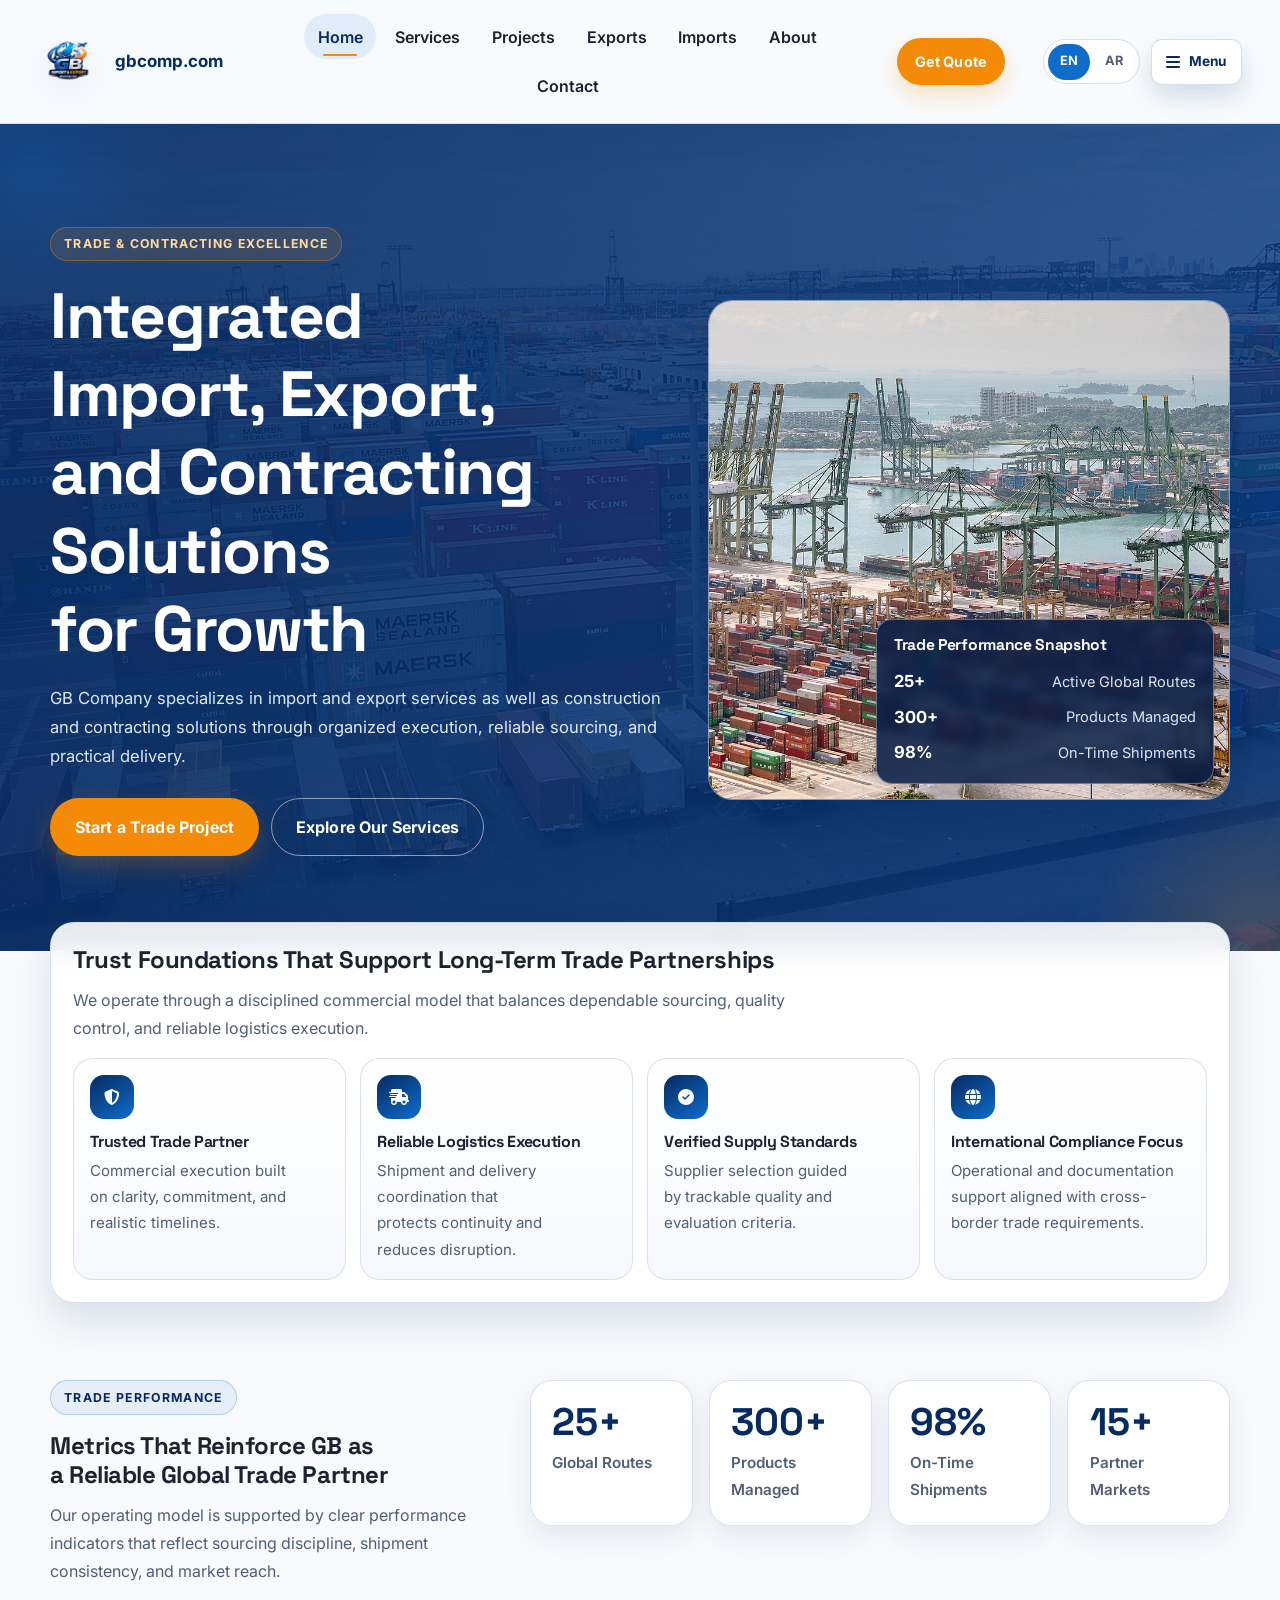
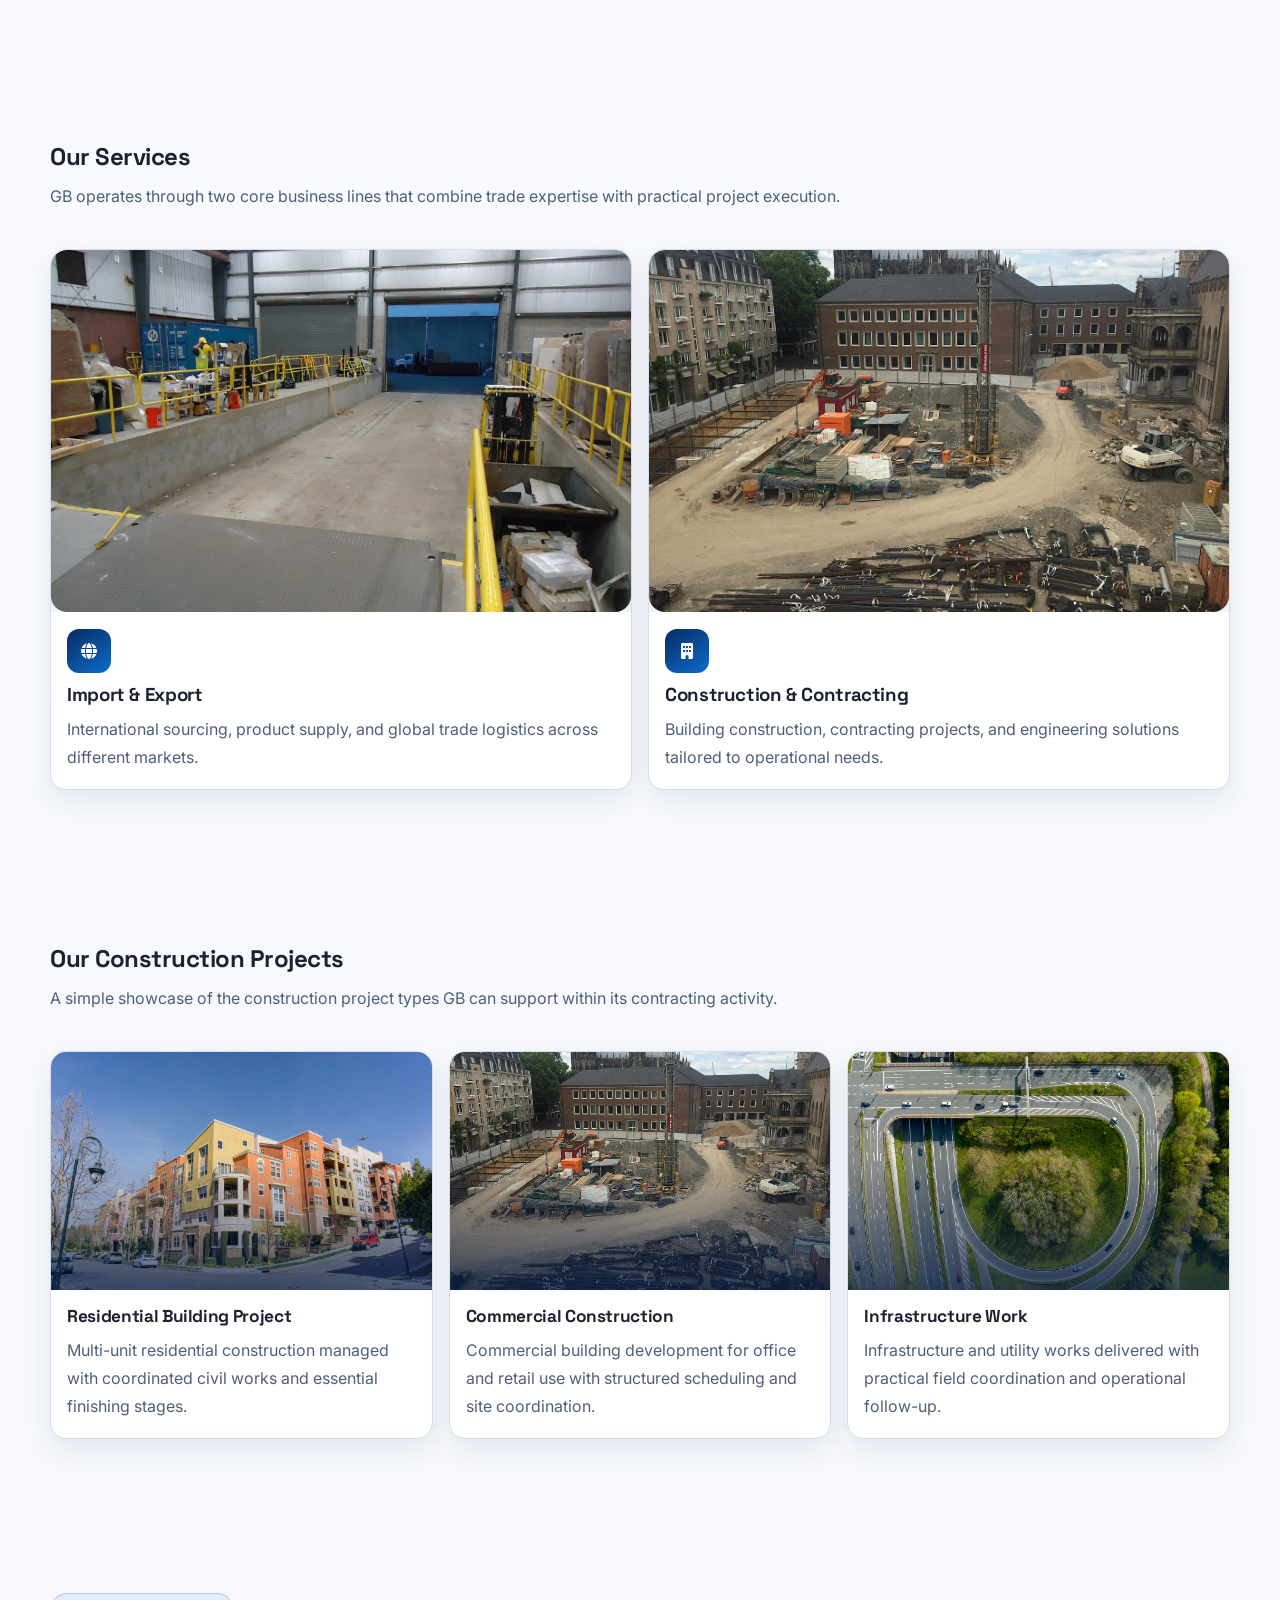
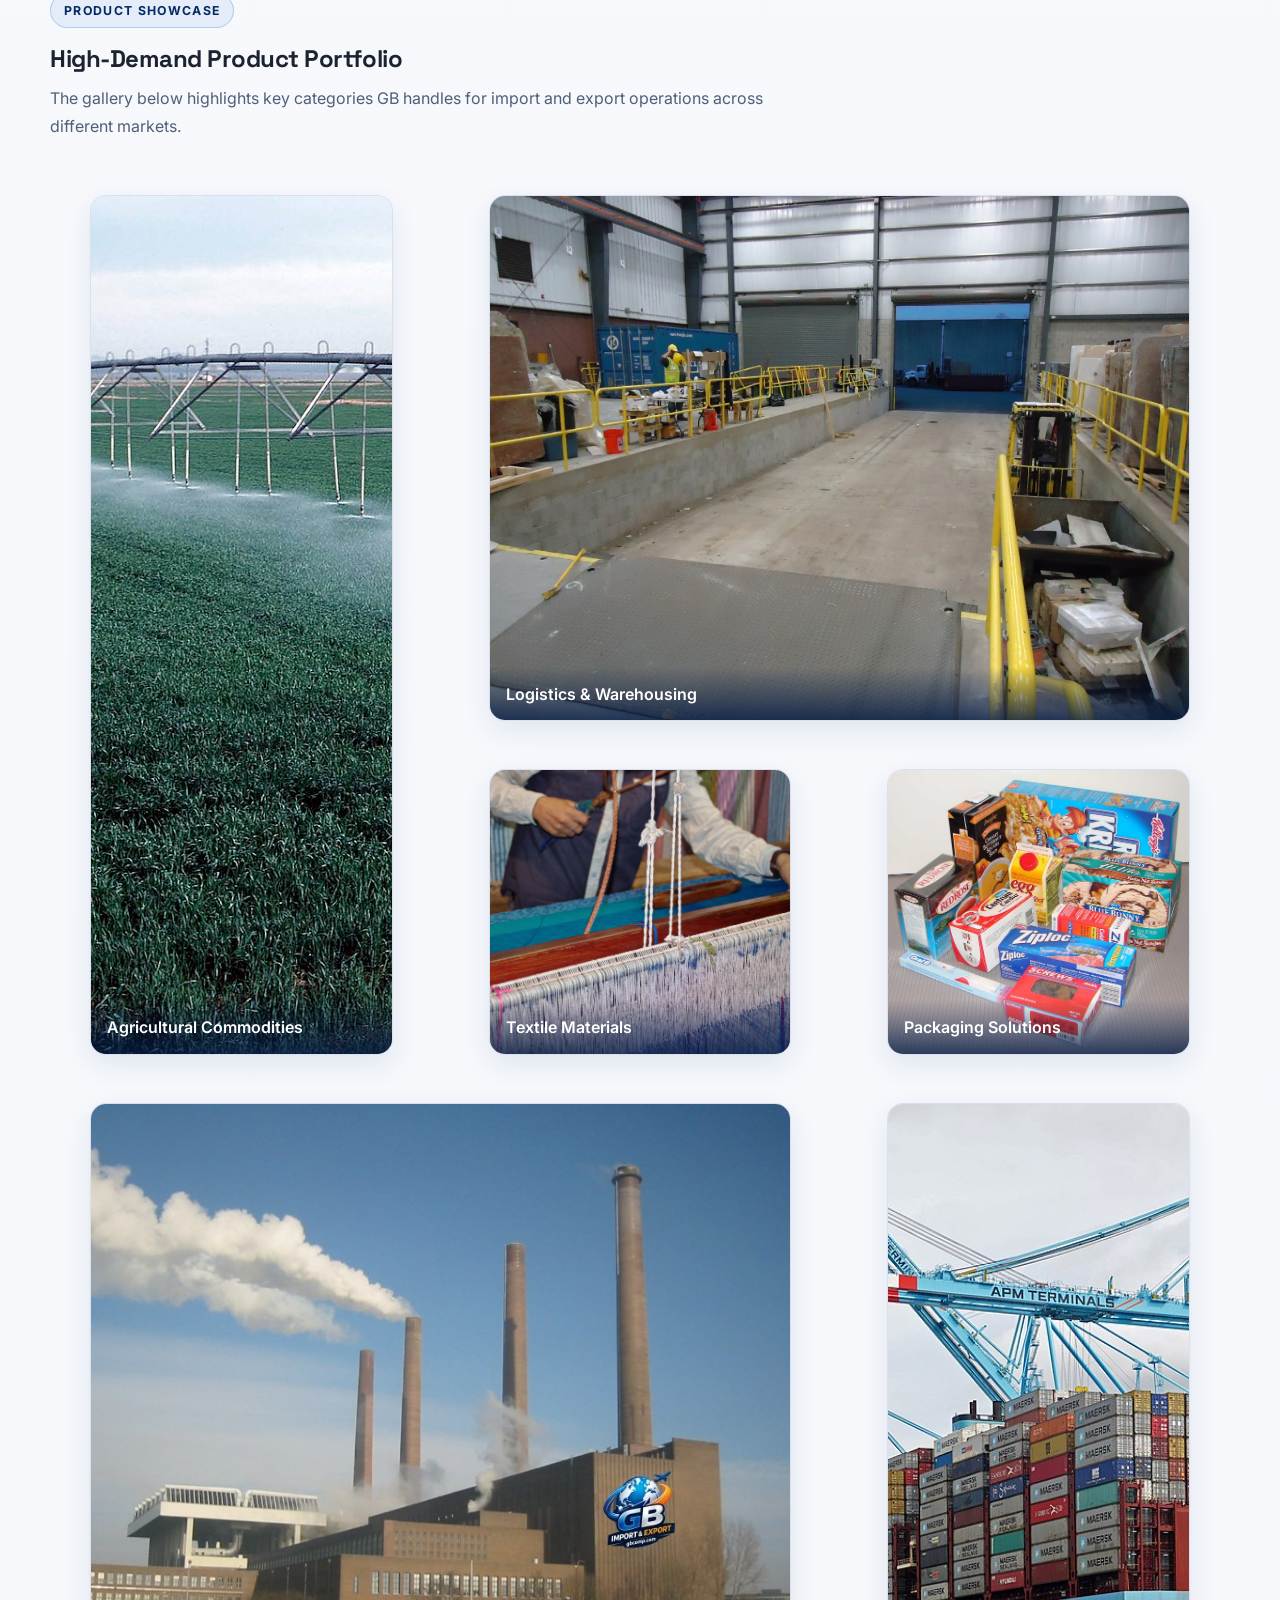
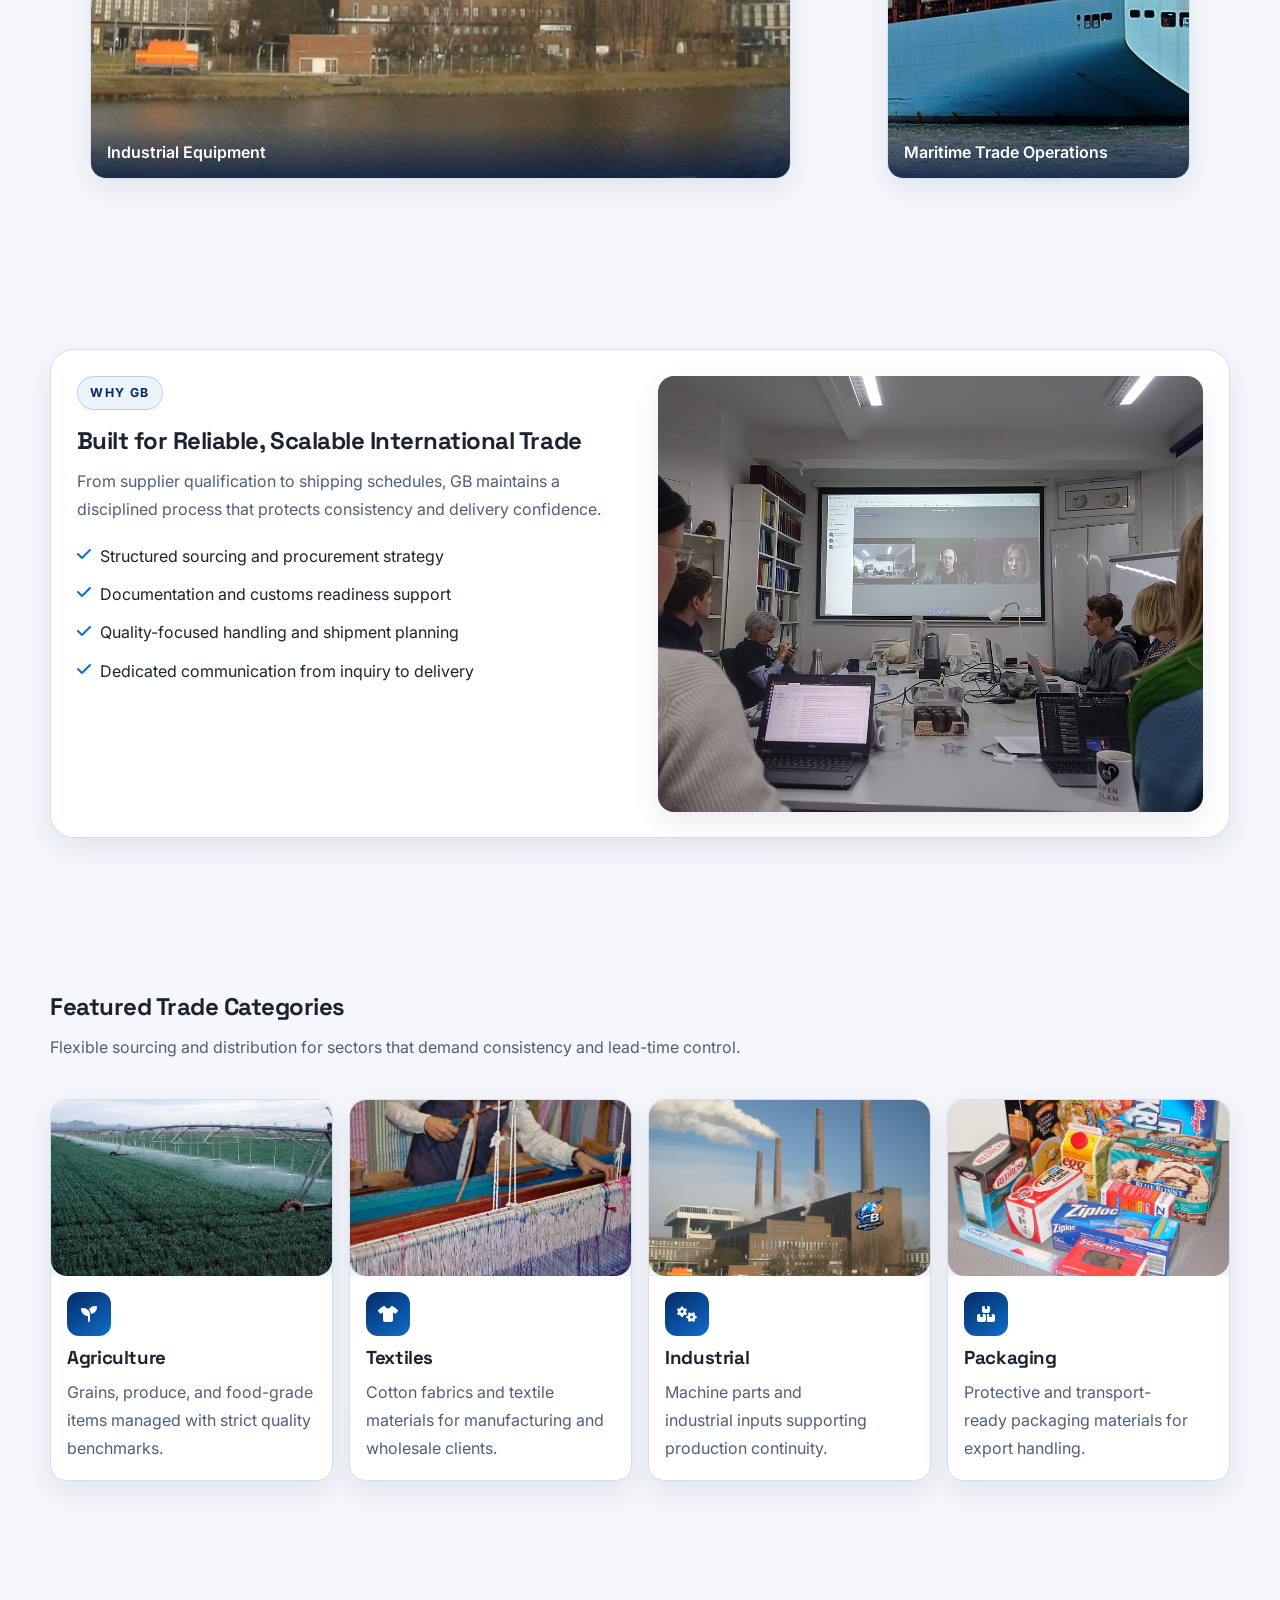
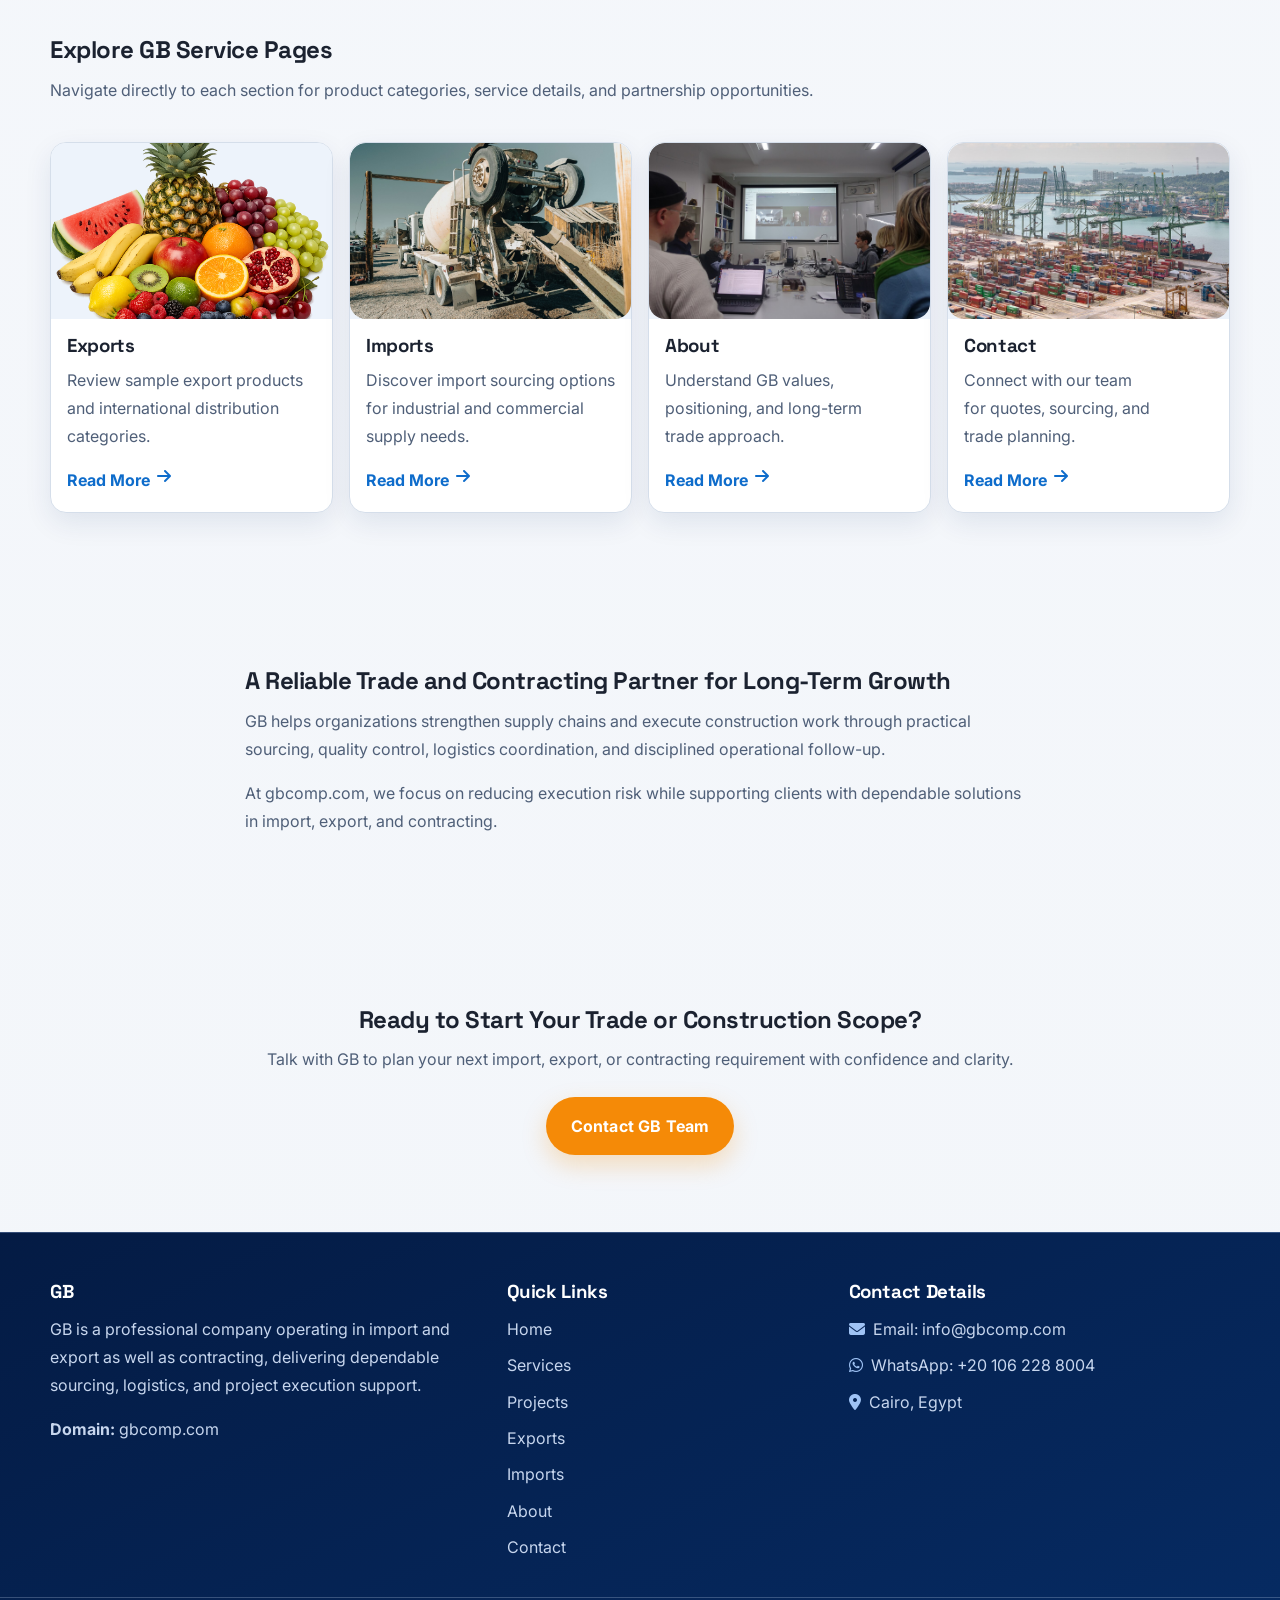
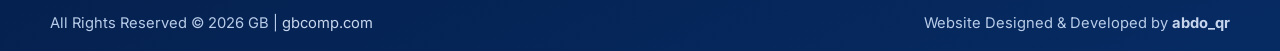
<file: index.html>
<!DOCTYPE html>
<!--
Website Designer: abdo_qr
Developer: abdo_qr
Portfolio Page: portfolio.html
-->
<html lang="en" dir="ltr">
<head>
  <script async src="https://pagead2.googlesyndication.com/pagead/js/adsbygoogle.js?client=ca-pub-7395182771810716"
     crossorigin="anonymous"></script>
  <meta name="google-adsense-account" content="ca-pub-7395182771810716">
  <meta charset="UTF-8">
  <meta name="viewport" content="width=device-width, initial-scale=1.0">
  <link rel="icon" type="image/svg+xml" href="logo.svg">
  <link rel="icon" type="image/png" sizes="32x32" href="logo.svg">
  <link rel="shortcut icon" href="logo.svg">
  <title>GB Import Export & Contracting Company | Trade and Construction Solutions</title>
  <meta name="description" data-meta="description" content="GB specializes in import and export services alongside construction and contracting solutions for commercial growth.">
  <meta name="keywords" data-meta="keywords" content="GB, gbcomp.com, import export company, contracting company, construction services, global trade, logistics">
  <meta name="robots" content="index, follow">
  <meta name="author" content="abdo_qr">
  <meta name="designer" content="abdo_qr">
  <meta name="developer" content="abdo_qr">
  <link rel="canonical" href="https://gbcomp.com/">
  <link rel="alternate" hreflang="en" href="https://gbcomp.com/index.html">
  <link rel="alternate" hreflang="ar" href="https://gbcomp.com/index.html?lang=ar">
  <meta property="og:type" content="website">
  <meta property="og:url" content="https://gbcomp.com/">
  <meta property="og:title" data-meta="og:title" content="GB Import Export & Contracting Company | Trade and Construction Solutions">
  <meta property="og:description" data-meta="og:description" content="Professional import, export, and contracting services by GB with reliable execution and operational support.">
  <meta property="og:image" content="https://gbcomp.com/images/home/hero/hero-shipping-port.jpg">
  <meta property="og:site_name" content="GB - gbcomp.com">
  <meta name="twitter:card" content="summary_large_image">
  <meta name="twitter:title" data-meta="twitter:title" content="GB Import Export & Contracting Company | Trade and Construction Solutions">
  <meta name="twitter:description" data-meta="twitter:description" content="Professional import, export, and contracting services by GB with reliable execution and operational support.">
  <meta name="twitter:image" content="https://gbcomp.com/images/home/hero/hero-shipping-port.jpg">
  <link rel="preconnect" href="https://fonts.googleapis.com">
  <link rel="preconnect" href="https://fonts.gstatic.com" crossorigin>
  <link href="https://fonts.googleapis.com/css2?family=Cairo:wght@400;500;600;700&family=Inter:wght@400;500;600;700&family=Noto+Kufi+Arabic:wght@400;500;700&family=Space+Grotesk:wght@500;600;700&family=Tajawal:wght@400;500;700&display=swap" rel="stylesheet">
  <link rel="stylesheet" href="https://cdnjs.cloudflare.com/ajax/libs/font-awesome/6.5.2/css/all.min.css">
  <link rel="stylesheet" href="style.css">
  <script defer src="script.js"></script>
  <script type="application/ld+json">
    {
      "@context": "https://schema.org",
      "@type": "Organization",
      "name": "GB",
      "url": "https://gbcomp.com/",
      "logo": "https://gbcomp.com/logo.svg",
      "email": "info@gbcomp.com",
      "telephone": "+20 100 000 0000",
      "description": "GB provides import and export services alongside construction and contracting solutions with practical execution and dependable coordination.",
      "address": {
        "@type": "PostalAddress",
        "addressLocality": "Cairo",
        "addressCountry": "EG"
      },
      "contactPoint": {
        "@type": "ContactPoint",
        "contactType": "sales",
        "email": "info@gbcomp.com",
        "telephone": "+20 100 000 0000"
      }
    }
  </script>
</head>
<body data-page="home">
  <header class="site-header">
    <div class="container nav-wrap">
      <a class="brand" href="index.html" aria-label="GB Home">
        <img class="brand-logo" src="logo.svg" alt="GB Company Logo" width="220" height="60" decoding="async">
        <span class="brand-text">gbcomp.com</span>
      </a>

      <nav class="site-nav" id="site-nav" aria-label="Main navigation">
        <ul>
          <li><a href="index.html" data-i18n="common.nav.home">Home</a></li>
          <li><a href="index.html#services" data-i18n="common.nav.services">Services</a></li>
          <li><a href="index.html#projects" data-i18n="common.nav.projects">Projects</a></li>
          <li><a href="exports.html" data-i18n="common.nav.exports">Exports</a></li>
          <li><a href="imports.html" data-i18n="common.nav.imports">Imports</a></li>
          <li><a href="about.html" data-i18n="common.nav.about">About</a></li>
          <li><a href="contact.html" data-i18n="common.nav.contact" data-open-contact-modal="true">Contact</a></li>
        </ul>

        <div class="nav-actions">
          <a class="btn btn-sm nav-cta" href="contact.html" data-i18n="common.nav.quote">Get Quote</a>
        </div>
      </nav>

      <div class="header-tools">
        <div class="lang-switch" role="group" aria-label="Language switcher">
          <button class="lang-btn" type="button" data-lang-btn="en">EN</button>
          <button class="lang-btn" type="button" data-lang-btn="ar">AR</button>
        </div>

        <button class="nav-toggle" type="button" aria-expanded="false" aria-controls="site-nav" aria-label="Open navigation menu">
          <i class="fa-solid fa-bars" aria-hidden="true"></i>
          <span class="nav-toggle-text" data-i18n="common.nav.menu">Menu</span>
          <span class="sr-only" data-i18n="common.accessibility.openMenu" data-nav-toggle-label>Open navigation menu</span>
        </button>
      </div>
    </div>
  </header>

  <main>
    <section class="hero hero-home" style="--hero-image: url('images/home/hero/hero-shipping-port.jpg');">
      <div class="container hero-grid">
        <div class="hero-copy reveal">
          <span class="eyebrow" data-i18n="home.hero.eyebrow">Trade & Contracting Excellence</span>
          <h1 data-i18n="home.hero.title">Integrated Import, Export, and Contracting Solutions for Growth</h1>
          <p data-i18n="home.hero.text">
            GB Company specializes in import and export services as well as construction and contracting solutions through organized execution, reliable sourcing, and practical delivery.
          </p>
          <div class="hero-actions">
            <a class="btn" href="contact.html" data-i18n="home.hero.ctaPrimary">Start a Trade Project</a>
            <a class="btn btn-outline" href="index.html#services" data-i18n="home.hero.ctaSecondary">Explore Our Services</a>
          </div>
        </div>

        <div class="hero-visual reveal">
          <img src="images/home/hero/hero-logistics-terminal.jpg" loading="eager" width="1200" height="900" alt="Global shipping containers at an international trade port" data-i18n-alt="home.alt.heroImage">
          <article class="hero-float-card">
            <h3 data-i18n="home.hero.cardTitle">Trade Performance Snapshot</h3>
            <ul>
              <li><strong>25+</strong> <span data-i18n="home.hero.metric1">Active Global Routes</span></li>
              <li><strong>300+</strong> <span data-i18n="home.hero.metric2">Products Managed</span></li>
              <li><strong>98%</strong> <span data-i18n="home.hero.metric3">On-Time Shipments</span></li>
            </ul>
          </article>
        </div>
      </div>
    </section>

    <section class="trust-band">
      <div class="container">
        <div class="trust-shell reveal">
          <div class="trust-intro">
            <h2 data-i18n="home.trustSection.title">Trust Foundations That Support Long-Term Trade Partnerships</h2>
            <p data-i18n="home.trustSection.text">We operate through a disciplined commercial model that balances dependable sourcing, quality control, and reliable logistics execution.</p>
          </div>

          <div class="trust-grid">
            <article class="trust-item reveal">
              <i class="fa-solid fa-shield-halved" aria-hidden="true"></i>
              <h3 data-i18n="home.trustSection.item1Title">Trusted Trade Partner</h3>
              <p data-i18n="home.trustSection.item1Text">Commercial execution built on clarity, commitment, and realistic timelines.</p>
            </article>
            <article class="trust-item reveal">
              <i class="fa-solid fa-truck-fast" aria-hidden="true"></i>
              <h3 data-i18n="home.trustSection.item2Title">Reliable Logistics Execution</h3>
              <p data-i18n="home.trustSection.item2Text">Shipment and delivery coordination that protects continuity and reduces disruption.</p>
            </article>
            <article class="trust-item reveal">
              <i class="fa-solid fa-circle-check" aria-hidden="true"></i>
              <h3 data-i18n="home.trustSection.item3Title">Verified Supply Standards</h3>
              <p data-i18n="home.trustSection.item3Text">Supplier selection guided by trackable quality and evaluation criteria.</p>
            </article>
            <article class="trust-item reveal">
              <i class="fa-solid fa-globe" aria-hidden="true"></i>
              <h3 data-i18n="home.trustSection.item4Title">International Compliance Focus</h3>
              <p data-i18n="home.trustSection.item4Text">Operational and documentation support aligned with cross-border trade requirements.</p>
            </article>
          </div>
        </div>
      </div>
    </section>

    <section class="stats-section">
      <div class="container stats-layout">
        <div class="stats-copy reveal">
          <span class="eyebrow" data-i18n="home.stats.eyebrow">Trade Performance</span>
          <h2 data-i18n="home.stats.title">Metrics That Reinforce GB as a Reliable Global Trade Partner</h2>
          <p data-i18n="home.stats.text">Our operating model is supported by clear performance indicators that reflect sourcing discipline, shipment consistency, and market reach.</p>
        </div>

        <div class="stats-grid">
          <article class="stat-card reveal">
            <strong class="stat-value" data-counter-target="25" data-counter-suffix="+">0+</strong>
            <p class="stat-label" data-i18n="home.stats.stat1Label">Global Routes</p>
          </article>
          <article class="stat-card reveal">
            <strong class="stat-value" data-counter-target="300" data-counter-suffix="+">0+</strong>
            <p class="stat-label" data-i18n="home.stats.stat2Label">Products Managed</p>
          </article>
          <article class="stat-card reveal">
            <strong class="stat-value" data-counter-target="98" data-counter-suffix="%">0%</strong>
            <p class="stat-label" data-i18n="home.stats.stat3Label">On-Time Shipments</p>
          </article>
          <article class="stat-card reveal">
            <strong class="stat-value" data-counter-target="15" data-counter-suffix="+">0+</strong>
            <p class="stat-label" data-i18n="home.stats.stat4Label">Partner Markets</p>
          </article>
        </div>
      </div>
    </section>

    <section class="section section-soft" id="services">
      <div class="container">
        <div class="section-heading reveal">
          <h2 data-i18n="home.services.title">Our Services</h2>
          <p data-i18n="home.services.text">GB operates through two core business lines that combine trade expertise with practical project execution.</p>
        </div>

        <div class="card-grid card-grid-2">
          <article class="service-card home-media-card reveal">
            <div class="home-card-media">
              <img src="images/home/gallery/logistics-warehousing.jpg" loading="lazy" width="1280" height="720" alt="Import export logistics and international supply operations" data-i18n-alt="home.alt.serviceImportExport">
            </div>
            <div class="home-card-body">
              <i class="fa-solid fa-globe"></i>
              <h3 data-i18n="home.services.card1Title">Import & Export</h3>
              <p data-i18n="home.services.card1Text">International sourcing, product supply, and global trade logistics across different markets.</p>
            </div>
          </article>
          <article class="service-card home-media-card reveal">
            <div class="home-card-media">
              <img src="images/home/projects/commercial-construction.jpg" loading="lazy" width="1280" height="720" alt="Construction and contracting project managed by GB" data-i18n-alt="home.alt.serviceContracting">
            </div>
            <div class="home-card-body">
              <i class="fa-solid fa-building"></i>
              <h3 data-i18n="home.services.card2Title">Construction & Contracting</h3>
              <p data-i18n="home.services.card2Text">Building construction, contracting projects, and engineering solutions tailored to operational needs.</p>
            </div>
          </article>
        </div>
      </div>
    </section>

    <section class="section" id="projects">
      <div class="container">
        <div class="section-heading reveal">
          <h2 data-i18n="home.projects.title">Our Construction Projects</h2>
          <p data-i18n="home.projects.text">A simple showcase of the construction project types GB can support within its contracting activity.</p>
        </div>

        <div class="product-grid">
          <article class="product-card reveal">
            <div class="product-media">
              <img src="images/home/projects/residential-building-project.png" loading="lazy" width="1280" height="720" alt="Residential building project under construction" data-i18n-alt="home.alt.project1">
            </div>
            <div class="product-content">
              <h3 data-i18n="home.projects.p1Title">Residential Building Project</h3>
              <p data-i18n="home.projects.p1Text">Multi-unit residential construction managed with coordinated civil works and essential finishing stages.</p>
            </div>
          </article>

          <article class="product-card reveal">
            <div class="product-media">
              <img src="images/home/projects/commercial-construction.jpg" loading="lazy" width="1280" height="720" alt="Modern commercial construction project" data-i18n-alt="home.alt.project2">
            </div>
            <div class="product-content">
              <h3 data-i18n="home.projects.p2Title">Commercial Construction</h3>
              <p data-i18n="home.projects.p2Text">Commercial building development for office and retail use with structured scheduling and site coordination.</p>
            </div>
          </article>

          <article class="product-card reveal">
            <div class="product-media">
              <img src="images/home/projects/infrastructure-work.jpg" loading="lazy" width="1280" height="720" alt="Infrastructure work and site development" data-i18n-alt="home.alt.project3">
            </div>
            <div class="product-content">
              <h3 data-i18n="home.projects.p3Title">Infrastructure Work</h3>
              <p data-i18n="home.projects.p3Text">Infrastructure and utility works delivered with practical field coordination and operational follow-up.</p>
            </div>
          </article>
        </div>
      </div>
    </section>

    <section class="section section-soft logo-watermark logo-watermark-end">
      <div class="container">
        <div class="section-heading reveal">
          <span class="eyebrow" data-i18n="home.gallery.eyebrow">Product Showcase</span>
          <h2 data-i18n="home.gallery.title">High-Demand Product Portfolio</h2>
          <p data-i18n="home.gallery.text">The gallery below highlights key categories GB handles for import and export operations across different markets.</p>
        </div>

        <div class="gallery-grid">
          <figure class="gallery-item tall reveal">
            <img src="images/home/gallery/agricultural-commodities.jpg" loading="lazy" width="1280" height="960" alt="Agricultural commodity exports in bulk sacks" data-i18n-alt="home.alt.gallery1">
            <figcaption data-i18n="home.gallery.cap1">Agricultural Commodities</figcaption>
          </figure>
          <figure class="gallery-item wide reveal">
            <img src="images/home/gallery/logistics-warehousing.jpg" loading="lazy" width="1280" height="720" alt="Warehouse management for international logistics" data-i18n-alt="home.alt.gallery2">
            <figcaption data-i18n="home.gallery.cap2">Logistics & Warehousing</figcaption>
          </figure>
          <figure class="gallery-item reveal">
            <img src="images/home/gallery/textile-materials.jpg" loading="lazy" width="1280" height="960" alt="Textile rolls prepared for export supply chain" data-i18n-alt="home.alt.gallery3">
            <figcaption data-i18n="home.gallery.cap3">Textile Materials</figcaption>
          </figure>
          <figure class="gallery-item reveal">
            <img src="images/home/gallery/packaging-solutions.jpg" loading="lazy" width="1280" height="960" alt="Packaging and carton materials for shipping" data-i18n-alt="home.alt.gallery4">
            <figcaption data-i18n="home.gallery.cap4">Packaging Solutions</figcaption>
          </figure>
          <figure class="gallery-item wide reveal">
            <img src="images/home/gallery/industrial-equipment.jpg" loading="lazy" width="1280" height="720" alt="Industrial equipment in modern manufacturing facility" data-i18n-alt="home.alt.gallery5">
            <figcaption data-i18n="home.gallery.cap5">Industrial Equipment</figcaption>
          </figure>
          <figure class="gallery-item reveal">
            <img src="images/home/gallery/maritime-trade-operations.jpg" loading="lazy" width="1280" height="960" alt="Cargo ship representing global maritime trade operations" data-i18n-alt="home.alt.gallery6">
            <figcaption data-i18n="home.gallery.cap6">Maritime Trade Operations</figcaption>
          </figure>
        </div>
      </div>
    </section>

    <section class="section">
      <div class="container split-grid split-card reveal">
        <div>
          <span class="eyebrow" data-i18n="home.why.eyebrow">Why GB</span>
          <h2 data-i18n="home.why.title">Built for Reliable, Scalable International Trade</h2>
          <p data-i18n="home.why.text">From supplier qualification to shipping schedules, GB maintains a disciplined process that protects consistency and delivery confidence.</p>
          <ul class="check-list">
            <li><i class="fa-solid fa-check"></i> <span data-i18n="home.why.point1">Structured sourcing and procurement strategy</span></li>
            <li><i class="fa-solid fa-check"></i> <span data-i18n="home.why.point2">Documentation and customs readiness support</span></li>
            <li><i class="fa-solid fa-check"></i> <span data-i18n="home.why.point3">Quality-focused handling and shipment planning</span></li>
            <li><i class="fa-solid fa-check"></i> <span data-i18n="home.why.point4">Dedicated communication from inquiry to delivery</span></li>
          </ul>
        </div>
        <div class="media-panel">
          <img src="images/home/why/trade-operations-team.jpg" loading="lazy" width="1280" height="960" alt="Trade operations team coordinating import and export shipments" data-i18n-alt="home.alt.whyImage">
        </div>
      </div>
    </section>

    <section class="section section-soft">
      <div class="container">
        <div class="section-heading reveal">
          <h2 data-i18n="home.categories.title">Featured Trade Categories</h2>
          <p data-i18n="home.categories.text">Flexible sourcing and distribution for sectors that demand consistency and lead-time control.</p>
        </div>

        <div class="card-grid card-grid-4">
          <article class="service-card home-media-card reveal">
            <div class="home-card-media">
              <img src="images/home/gallery/agricultural-commodities.jpg" loading="lazy" width="1280" height="960" alt="Agricultural trade category with produce and commodity supply" data-i18n-alt="home.alt.categoryAgriculture">
            </div>
            <div class="home-card-body">
              <i class="fa-solid fa-seedling"></i>
              <h3 data-i18n="home.categories.c1Title">Agriculture</h3>
              <p data-i18n="home.categories.c1Text">Grains, produce, and food-grade items managed with strict quality benchmarks.</p>
            </div>
          </article>
          <article class="service-card home-media-card reveal">
            <div class="home-card-media">
              <img src="images/home/gallery/textile-materials.jpg" loading="lazy" width="1280" height="960" alt="Textile trade category with fabrics and materials" data-i18n-alt="home.alt.categoryTextiles">
            </div>
            <div class="home-card-body">
              <i class="fa-solid fa-shirt"></i>
              <h3 data-i18n="home.categories.c2Title">Textiles</h3>
              <p data-i18n="home.categories.c2Text">Cotton fabrics and textile materials for manufacturing and wholesale clients.</p>
            </div>
          </article>
          <article class="service-card home-media-card reveal">
            <div class="home-card-media">
              <img src="images/home/gallery/industrial-equipment.jpg" loading="lazy" width="1280" height="720" alt="Industrial supply category with machinery and production equipment" data-i18n-alt="home.alt.categoryIndustrial">
            </div>
            <div class="home-card-body">
              <i class="fa-solid fa-gears"></i>
              <h3 data-i18n="home.categories.c3Title">Industrial</h3>
              <p data-i18n="home.categories.c3Text">Machine parts and industrial inputs supporting production continuity.</p>
            </div>
          </article>
          <article class="service-card home-media-card reveal">
            <div class="home-card-media">
              <img src="images/home/gallery/packaging-solutions.jpg" loading="lazy" width="1280" height="960" alt="Packaging category with cartons and shipping materials" data-i18n-alt="home.alt.categoryPackaging">
            </div>
            <div class="home-card-body">
              <i class="fa-solid fa-boxes-stacked"></i>
              <h3 data-i18n="home.categories.c4Title">Packaging</h3>
              <p data-i18n="home.categories.c4Text">Protective and transport-ready packaging materials for export handling.</p>
            </div>
          </article>
        </div>
      </div>
    </section>

    <section class="section">
      <div class="container">
        <div class="section-heading reveal">
          <h2 data-i18n="home.overview.title">Explore GB Service Pages</h2>
          <p data-i18n="home.overview.text">Navigate directly to each section for product categories, service details, and partnership opportunities.</p>
        </div>

        <div class="card-grid card-grid-4">
          <a class="link-card home-link-card reveal" href="exports.html">
            <div class="home-card-media">
              <img src="images/exports/categories/fresh-fruits.png" loading="lazy" width="900" height="650" alt="Exports page preview with fresh produce for international supply" data-i18n-alt="home.alt.overviewExports">
            </div>
            <div class="home-card-body">
              <h3 data-i18n="home.overview.eTitle">Exports</h3>
              <p data-i18n="home.overview.eText">Review sample export products and international distribution categories.</p>
              <span><span data-i18n="common.readMore">Read More</span> <i class="fa-solid fa-arrow-right"></i></span>
            </div>
          </a>
          <a class="link-card home-link-card reveal" href="imports.html">
            <div class="home-card-media">
              <img src="images/imports/construction-chemicals-hero.jpg" loading="lazy" width="1600" height="900" alt="Imports page preview with construction chemical raw materials" data-i18n-alt="home.alt.overviewImports">
            </div>
            <div class="home-card-body">
              <h3 data-i18n="home.overview.iTitle">Imports</h3>
              <p data-i18n="home.overview.iText">Discover import sourcing options for industrial and commercial supply needs.</p>
              <span><span data-i18n="common.readMore">Read More</span> <i class="fa-solid fa-arrow-right"></i></span>
            </div>
          </a>
          <a class="link-card home-link-card reveal" href="about.html">
            <div class="home-card-media">
              <img src="images/home/why/trade-operations-team.jpg" loading="lazy" width="1280" height="960" alt="About page preview showing GB business planning and team coordination" data-i18n-alt="home.alt.overviewAbout">
            </div>
            <div class="home-card-body">
              <h3 data-i18n="home.overview.aTitle">About</h3>
              <p data-i18n="home.overview.aText">Understand GB values, positioning, and long-term trade approach.</p>
              <span><span data-i18n="common.readMore">Read More</span> <i class="fa-solid fa-arrow-right"></i></span>
            </div>
          </a>
          <a class="link-card home-link-card reveal" href="contact.html">
            <div class="home-card-media">
              <img src="images/home/hero/hero-logistics-terminal.jpg" loading="lazy" width="1280" height="960" alt="Contact page preview for trade inquiries and logistics support" data-i18n-alt="home.alt.overviewContact">
            </div>
            <div class="home-card-body">
              <h3 data-i18n="home.overview.cTitle">Contact</h3>
              <p data-i18n="home.overview.cText">Connect with our team for quotes, sourcing, and trade planning.</p>
              <span><span data-i18n="common.readMore">Read More</span> <i class="fa-solid fa-arrow-right"></i></span>
            </div>
          </a>
        </div>
      </div>
    </section>

    <section class="section section-soft">
      <div class="container narrow reveal">
        <h2 data-i18n="home.seo.title">A Reliable Trade and Contracting Partner for Long-Term Growth</h2>
        <p data-i18n="home.seo.p1">GB helps organizations strengthen supply chains and execute construction work through practical sourcing, quality control, logistics coordination, and disciplined operational follow-up.</p>
        <p data-i18n="home.seo.p2">At gbcomp.com, we focus on reducing execution risk while supporting clients with dependable solutions in import, export, and contracting.</p>
      </div>
    </section>

    <section class="section cta-band">
      <div class="container reveal">
        <h2 data-i18n="home.cta.title">Ready to Start Your Trade or Construction Scope?</h2>
        <p data-i18n="home.cta.text">Talk with GB to plan your next import, export, or contracting requirement with confidence and clarity.</p>
        <a class="btn" href="contact.html" data-i18n="home.cta.button">Contact GB Team</a>
      </div>
    </section>
  </main>

  <footer class="site-footer">
    <div class="container footer-grid">
      <div>
        <h3 data-i18n="common.footer.company">GB</h3>
        <p data-i18n="common.footer.about">GB is a professional company operating in import and export as well as contracting, delivering dependable sourcing, logistics, and project execution support.</p>
        <p>
          <strong data-i18n="common.footer.domain">Domain:</strong>
          <a href="https://gbcomp.com/">gbcomp.com</a>
        </p>
      </div>

      <div>
        <h3 data-i18n="common.footer.quickLinks">Quick Links</h3>
        <ul class="footer-links">
          <li><a href="index.html" data-i18n="common.nav.home">Home</a></li>
          <li><a href="index.html#services" data-i18n="common.nav.services">Services</a></li>
          <li><a href="index.html#projects" data-i18n="common.nav.projects">Projects</a></li>
          <li><a href="exports.html" data-i18n="common.nav.exports">Exports</a></li>
          <li><a href="imports.html" data-i18n="common.nav.imports">Imports</a></li>
          <li><a href="about.html" data-i18n="common.nav.about">About</a></li>
          <li><a href="contact.html" data-i18n="common.nav.contact">Contact</a></li>
        </ul>
      </div>

      <div>
        <h3 data-i18n="common.footer.contact">Contact Details</h3>
        <ul class="footer-contact">
          <li><i class="fa-solid fa-envelope"></i> <span data-i18n="common.footer.emailLabel">Email:</span> <a href="mailto:info@gbcomp.com">info@gbcomp.com</a></li>
          <li><i class="fa-brands fa-whatsapp"></i> <span data-i18n="common.footer.whatsappLabel">WhatsApp:</span> <a href="https://wa.me/201062288004" target="_blank" rel="noopener">+20 106 228 8004</a></li>
          <li><i class="fa-solid fa-location-dot"></i> <span data-i18n="common.footer.address">Cairo, Egypt</span></li>
        </ul>
      </div>
    </div>

    <div class="footer-bottom">
      <div class="container footer-bottom-content">
        <p><span data-i18n="common.footer.rights">All Rights Reserved</span> &copy; <span data-year></span> GB | <a href="https://gbcomp.com/">gbcomp.com</a></p>
        <p class="footer-credit">Website Designed &amp; Developed by <a class="designer-link" href="portfolio.html" rel="nofollow">abdo_qr</a></p>
      </div>
    </div>
  </footer>
  <!-- Quick Contact Modal: edit contact details and labels here if needed -->
  <div class="contact-modal" data-contact-modal aria-hidden="true">
    <div class="contact-modal-panel" role="dialog" aria-modal="true" aria-labelledby="contact-modal-title">
      <button class="modal-close" type="button" data-close-contact-modal aria-label="Close contact form">
        <i class="fa-solid fa-xmark"></i>
      </button>

      <div class="modal-grid">
        <aside class="modal-info">
          <span class="modal-eyebrow" data-i18n="contact.modal.eyebrow">Contact Team</span>
          <h2 id="contact-modal-title" data-i18n="contact.modal.title">Contact Us</h2>
          <p class="modal-lead" data-i18n="contact.modal.text">Connect with GB for import and export support, contracting inquiries, quotations, and project planning.</p>

          <ul class="modal-contact-list">
            <!-- Editable contact details -->
            <li>
              <i class="fa-solid fa-envelope"></i>
              <div>
                <h3 data-i18n="contact.info.emailTitle">Email</h3>
                <a href="mailto:info@gbcomp.com">info@gbcomp.com</a>
              </div>
            </li>
            <li>
              <i class="fa-brands fa-whatsapp"></i>
              <div>
                <h3 data-i18n="contact.info.whatsappTitle">WhatsApp</h3>
                <a href="https://wa.me/201062288004" target="_blank" rel="noopener">+20 106 228 8004</a>
              </div>
            </li>
            <li>
              <i class="fa-solid fa-location-dot"></i>
              <div>
                <h3 data-i18n="contact.info.addressTitle">Address</h3>
                <p data-i18n="contact.info.addressText">Cairo, Egypt</p>
              </div>
            </li>
            <li>
              <i class="fa-solid fa-clock"></i>
              <div>
                <h3 data-i18n="contact.info.hoursTitle">Business Hours</h3>
                <p data-i18n="contact.info.hoursLine1">Monday - Friday: 9:00 AM - 6:00 PM</p>
                <p data-i18n="contact.info.hoursLine2">Saturday: 10:00 AM - 2:00 PM</p>
              </div>
            </li>
          </ul>
        </aside>

        <section class="modal-form-block">
          <h3 data-i18n="contact.form.title">Send Us a Message</h3>
          <p data-i18n="contact.form.text">Use the form for quotations, sourcing requests, and partnership discussions.</p>

          <form id="contact-modal-form" class="modal-form" action="https://formsubmit.co/info@gbcomp.com" method="POST">
            <input type="hidden" name="_subject" value="New Contact Form Message">
            <input type="hidden" name="_next" value="https://gbcomp.com/thank-you.html">
            <input type="text" name="_honey" style="display:none">
            <label for="modal-full-name" data-i18n="contact.form.nameLabel">Full Name</label>
            <input id="modal-full-name" name="name" type="text" required data-i18n-placeholder="contact.form.namePlaceholder" placeholder="Your full name">

            <label for="modal-email" data-i18n="contact.form.emailLabel">Email</label>
            <input id="modal-email" name="email" type="email" required data-i18n-placeholder="contact.form.emailPlaceholder" placeholder="your@email.com">

            <label for="modal-phone" data-i18n="contact.form.phoneLabel">Phone</label>
            <input id="modal-phone" name="phone" type="tel" required data-i18n-placeholder="contact.form.phonePlaceholder" placeholder="+20 100 000 0000">

            <label for="modal-message" data-i18n="contact.form.messageLabel">Message</label>
            <textarea id="modal-message" name="message" rows="4" required data-i18n-placeholder="contact.form.messagePlaceholder" placeholder="Tell us about your requirement"></textarea>

            <button class="btn" type="submit" data-i18n="contact.form.submit">Submit Inquiry</button>
            <p class="modal-form-status" aria-live="polite"></p>
          </form>
        </section>
      </div>
    </div>
  </div>
</body>
</html>
</file>
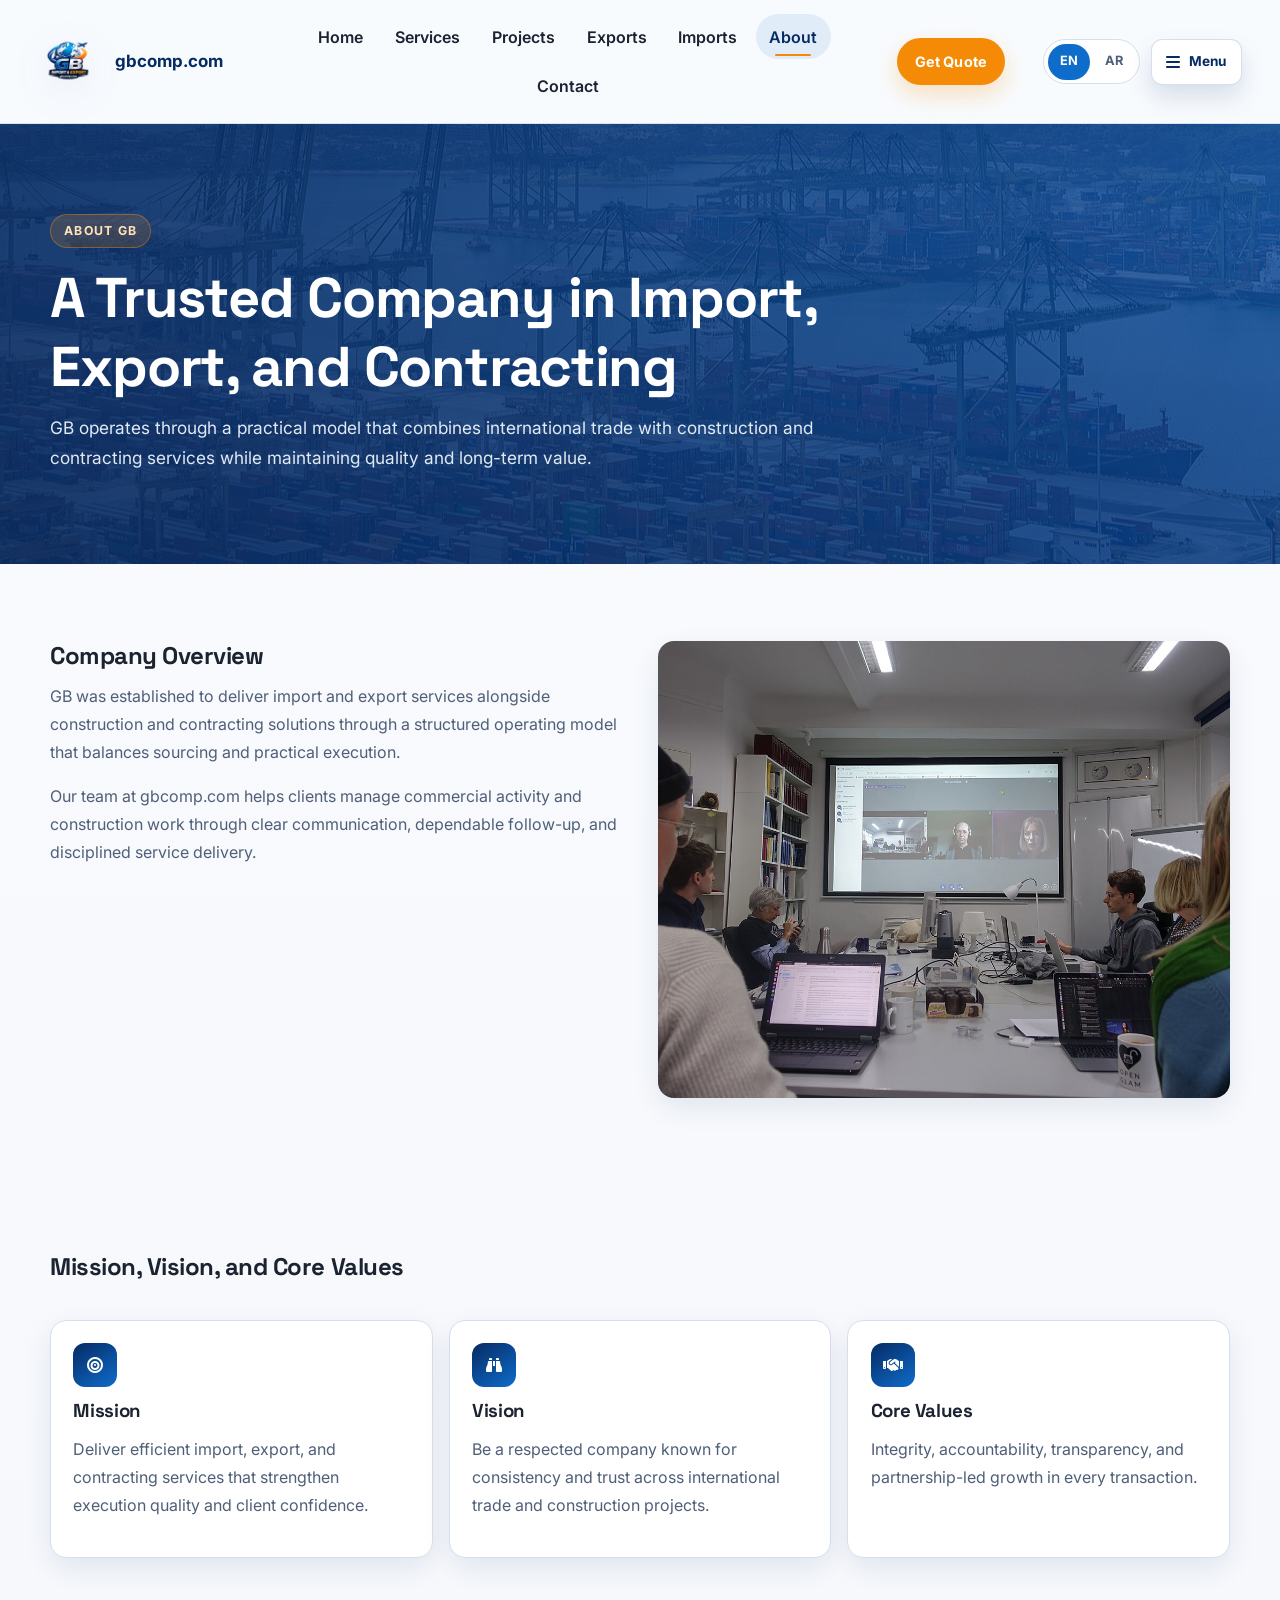
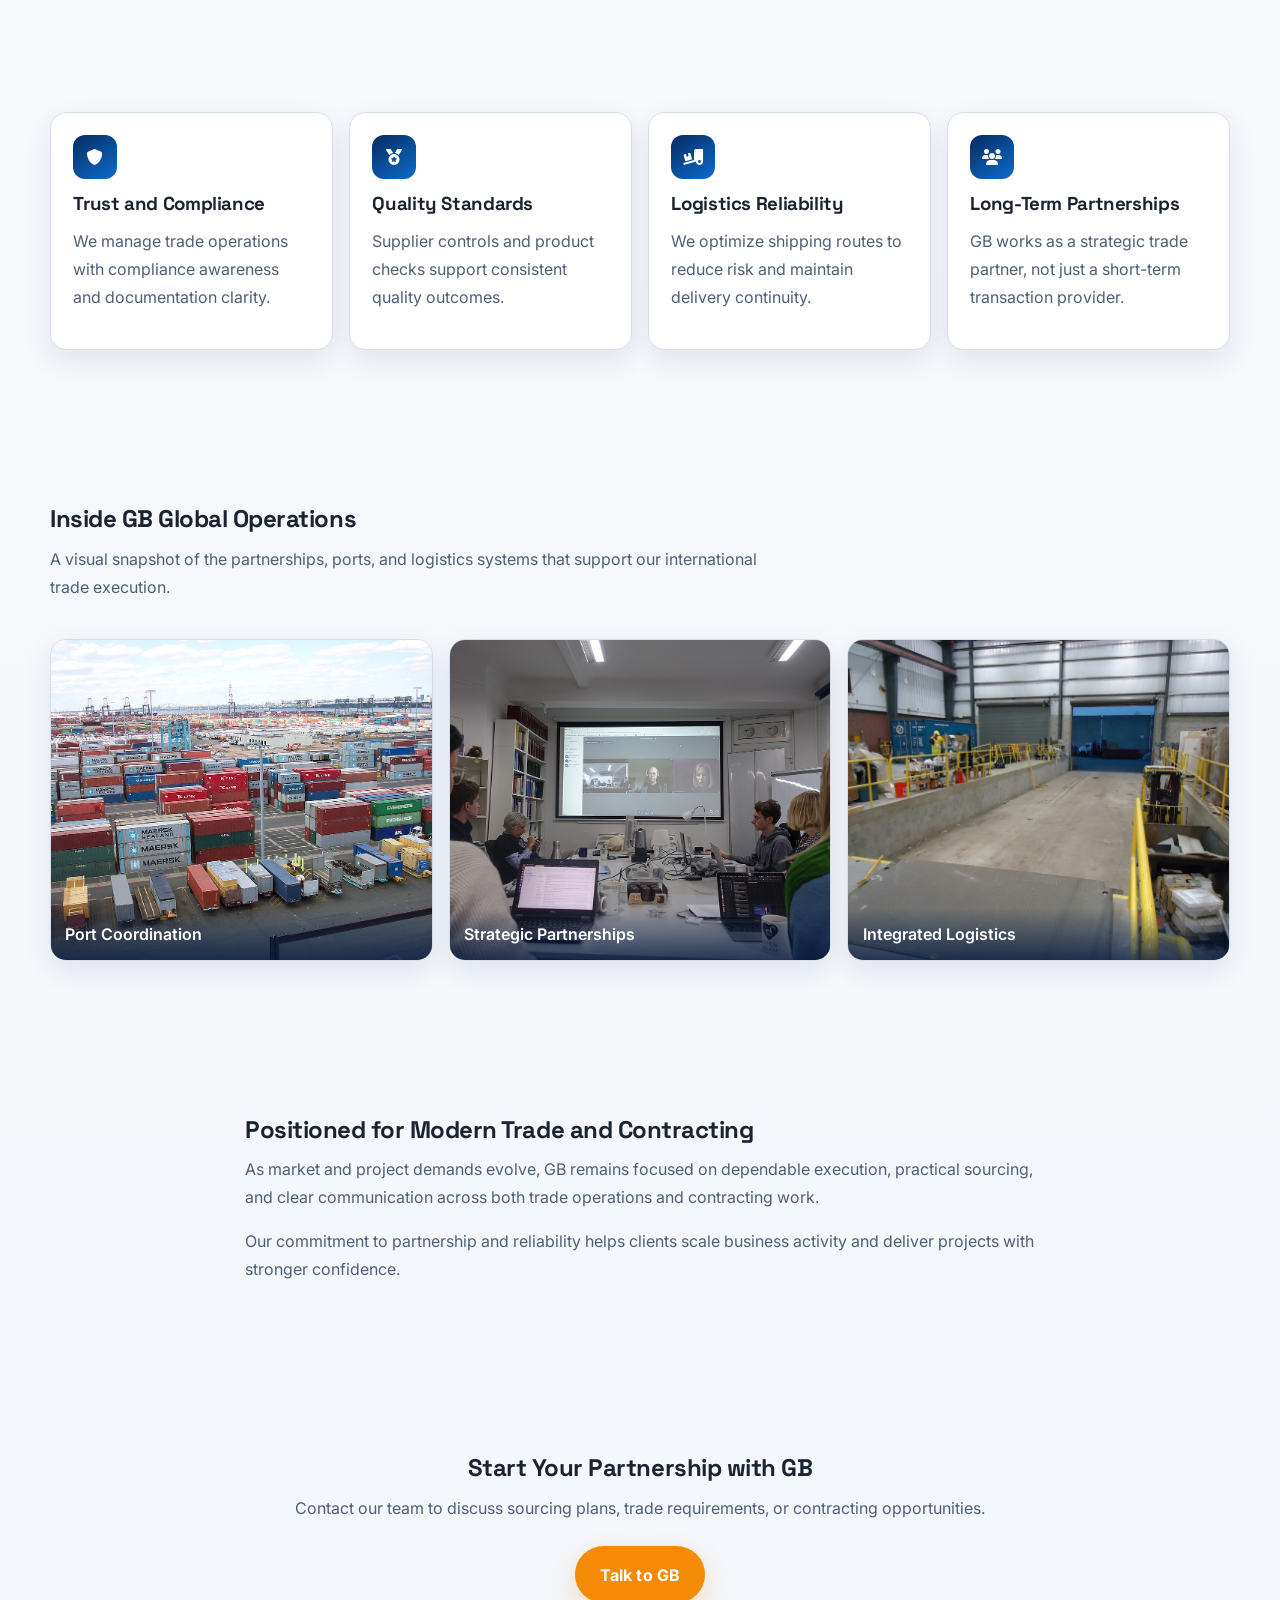
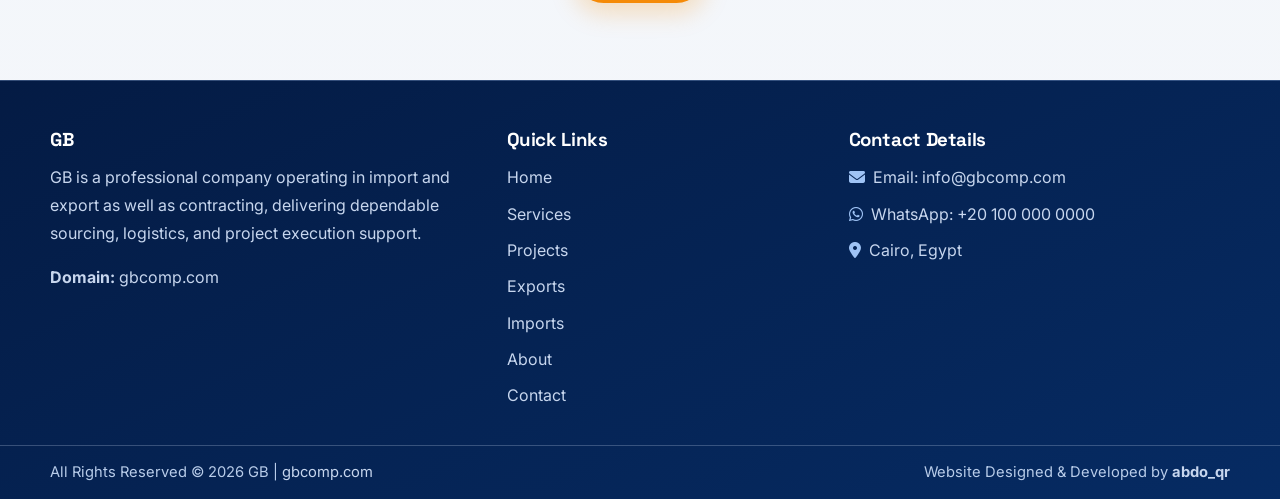
<file: about.html>
<!DOCTYPE html>
<!--
Website Designer: abdo_qr
Developer: abdo_qr
Portfolio Page: portfolio.html
-->
<html lang="en" dir="ltr">
<head>
  <meta charset="UTF-8">
  <meta name="viewport" content="width=device-width, initial-scale=1.0">
  <link rel="icon" type="image/svg+xml" href="logo.svg">
  <link rel="icon" type="image/png" sizes="32x32" href="logo.svg">
  <link rel="shortcut icon" href="logo.svg">
  <title>About GB | Trade and Contracting Partner</title>
  <meta name="description" data-meta="description" content="Learn about GB as a company active in import, export, construction, and contracting services.">
  <meta name="keywords" data-meta="keywords" content="about GB, import export company profile, contracting company, construction services, mission vision values">
  <meta name="robots" content="index, follow">
  <meta name="author" content="abdo_qr">
  <meta name="designer" content="abdo_qr">
  <meta name="developer" content="abdo_qr">
  <link rel="canonical" href="https://gbcomp.com/about.html">
  <link rel="alternate" hreflang="en" href="https://gbcomp.com/about.html">
  <link rel="alternate" hreflang="ar" href="https://gbcomp.com/about.html?lang=ar">
  <meta property="og:type" content="website">
  <meta property="og:url" content="https://gbcomp.com/about.html">
  <meta property="og:title" data-meta="og:title" content="About GB | Trade and Contracting Partner">
  <meta property="og:description" data-meta="og:description" content="Discover GB's company profile, values, and long-term approach in trade and contracting.">
  <meta property="og:image" content="https://gbcomp.com/images/home/why/trade-operations-team.jpg">
  <meta property="og:site_name" content="GB - gbcomp.com">
  <meta name="twitter:card" content="summary_large_image">
  <meta name="twitter:title" data-meta="twitter:title" content="About GB | Trade and Contracting Partner">
  <meta name="twitter:description" data-meta="twitter:description" content="Discover GB's company profile, values, and long-term approach in trade and contracting.">
  <meta name="twitter:image" content="https://gbcomp.com/images/home/why/trade-operations-team.jpg">
  <link rel="preconnect" href="https://fonts.googleapis.com">
  <link rel="preconnect" href="https://fonts.gstatic.com" crossorigin>
  <link href="https://fonts.googleapis.com/css2?family=Cairo:wght@400;500;600;700&family=Inter:wght@400;500;600;700&family=Noto+Kufi+Arabic:wght@400;500;700&family=Space+Grotesk:wght@500;600;700&family=Tajawal:wght@400;500;700&display=swap" rel="stylesheet">
  <link rel="stylesheet" href="https://cdnjs.cloudflare.com/ajax/libs/font-awesome/6.5.2/css/all.min.css">
  <link rel="stylesheet" href="style.css">
  <script defer src="script.js"></script>
  <script type="application/ld+json">
    {
      "@context": "https://schema.org",
      "@type": "Organization",
      "name": "GB",
      "url": "https://gbcomp.com/",
      "email": "info@gbcomp.com",
      "telephone": "+20 100 000 0000",
      "address": {
        "@type": "PostalAddress",
        "addressLocality": "Cairo",
        "addressCountry": "EG"
      }
    }
  </script>
</head>
<body data-page="about">
  <header class="site-header">
    <div class="container nav-wrap">
      <a class="brand" href="index.html" aria-label="GB Home">
        <img class="brand-logo" src="logo.svg" alt="GB Company Logo" width="220" height="60" decoding="async">
        <span class="brand-text">gbcomp.com</span>
      </a>

      <nav class="site-nav" id="site-nav" aria-label="Main navigation">
        <ul>
          <li><a href="index.html" data-i18n="common.nav.home">Home</a></li>
          <li><a href="index.html#services" data-i18n="common.nav.services">Services</a></li>
          <li><a href="index.html#projects" data-i18n="common.nav.projects">Projects</a></li>
          <li><a href="exports.html" data-i18n="common.nav.exports">Exports</a></li>
          <li><a href="imports.html" data-i18n="common.nav.imports">Imports</a></li>
          <li><a href="about.html" data-i18n="common.nav.about">About</a></li>
          <li><a href="contact.html" data-i18n="common.nav.contact" data-open-contact-modal="true">Contact</a></li>
        </ul>

        <div class="nav-actions">
          <a class="btn btn-sm nav-cta" href="contact.html" data-i18n="common.nav.quote">Get Quote</a>
        </div>
      </nav>

      <div class="header-tools">
        <div class="lang-switch" role="group" aria-label="Language switcher">
          <button class="lang-btn" type="button" data-lang-btn="en">EN</button>
          <button class="lang-btn" type="button" data-lang-btn="ar">AR</button>
        </div>

        <button class="nav-toggle" type="button" aria-expanded="false" aria-controls="site-nav" aria-label="Open navigation menu">
          <i class="fa-solid fa-bars" aria-hidden="true"></i>
          <span class="nav-toggle-text" data-i18n="common.nav.menu">Menu</span>
          <span class="sr-only" data-i18n="common.accessibility.openMenu" data-nav-toggle-label>Open navigation menu</span>
        </button>
      </div>
    </div>
  </header>

  <main>
    <section class="page-hero" style="--hero-image: url('images/home/hero/hero-logistics-terminal.jpg');">
      <div class="container reveal">
        <span class="eyebrow" data-i18n="about.hero.eyebrow">About GB</span>
        <h1 data-i18n="about.hero.title">A Trusted Company in Import, Export, and Contracting</h1>
        <p data-i18n="about.hero.text">GB operates through a practical model that combines international trade with construction and contracting services while maintaining quality and long-term value.</p>
      </div>
    </section>

    <section class="section logo-watermark logo-watermark-end">
      <div class="container split-grid">
        <div class="reveal">
          <h2 data-i18n="about.overview.title">Company Overview</h2>
          <p data-i18n="about.overview.p1">GB was established to deliver import and export services alongside construction and contracting solutions through a structured operating model that balances sourcing and practical execution.</p>
          <p data-i18n="about.overview.p2">Our team at gbcomp.com helps clients manage commercial activity and construction work through clear communication, dependable follow-up, and disciplined service delivery.</p>
        </div>
        <div class="media-panel reveal">
          <img src="images/home/why/trade-operations-team.jpg" loading="lazy" width="1200" height="900" alt="Professional trade team discussing international business strategy" data-i18n-alt="about.alt.overviewImage">
        </div>
      </div>
    </section>

    <section class="section section-soft">
      <div class="container">
        <div class="section-heading reveal">
          <h2 data-i18n="about.mvv.title">Mission, Vision, and Core Values</h2>
        </div>

        <div class="card-grid card-grid-3">
          <article class="service-card reveal">
            <i class="fa-solid fa-bullseye"></i>
            <h3 data-i18n="about.mvv.missionTitle">Mission</h3>
            <p data-i18n="about.mvv.missionText">Deliver efficient import, export, and contracting services that strengthen execution quality and client confidence.</p>
          </article>
          <article class="service-card reveal">
            <i class="fa-solid fa-binoculars"></i>
            <h3 data-i18n="about.mvv.visionTitle">Vision</h3>
            <p data-i18n="about.mvv.visionText">Be a respected company known for consistency and trust across international trade and construction projects.</p>
          </article>
          <article class="service-card reveal">
            <i class="fa-solid fa-handshake"></i>
            <h3 data-i18n="about.mvv.valuesTitle">Core Values</h3>
            <p data-i18n="about.mvv.valuesText">Integrity, accountability, transparency, and partnership-led growth in every transaction.</p>
          </article>
        </div>
      </div>
    </section>

    <section class="section">
      <div class="container card-grid card-grid-4">
        <article class="service-card reveal">
          <i class="fa-solid fa-shield"></i>
          <h3 data-i18n="about.positioning.p1Title">Trust and Compliance</h3>
          <p data-i18n="about.positioning.p1Text">We manage trade operations with compliance awareness and documentation clarity.</p>
        </article>
        <article class="service-card reveal">
          <i class="fa-solid fa-medal"></i>
          <h3 data-i18n="about.positioning.p2Title">Quality Standards</h3>
          <p data-i18n="about.positioning.p2Text">Supplier controls and product checks support consistent quality outcomes.</p>
        </article>
        <article class="service-card reveal">
          <i class="fa-solid fa-truck-ramp-box"></i>
          <h3 data-i18n="about.positioning.p3Title">Logistics Reliability</h3>
          <p data-i18n="about.positioning.p3Text">We optimize shipping routes to reduce risk and maintain delivery continuity.</p>
        </article>
        <article class="service-card reveal">
          <i class="fa-solid fa-users"></i>
          <h3 data-i18n="about.positioning.p4Title">Long-Term Partnerships</h3>
          <p data-i18n="about.positioning.p4Text">GB works as a strategic trade partner, not just a short-term transaction provider.</p>
        </article>
      </div>
    </section>

    <section class="section">
      <div class="container">
        <div class="section-heading reveal">
          <h2 data-i18n="about.visuals.title">Inside GB Global Operations</h2>
          <p data-i18n="about.visuals.text">A visual snapshot of the partnerships, ports, and logistics systems that support our international trade execution.</p>
        </div>

        <div class="visual-grid">
          <figure class="visual-card reveal">
            <img src="images/home/hero/hero-shipping-port.jpg" loading="lazy" width="1200" height="900" alt="Container port operations with cranes and freight activity" data-i18n-alt="about.alt.visual1">
            <figcaption data-i18n="about.visuals.cap1">Port Coordination</figcaption>
          </figure>
          <figure class="visual-card reveal">
            <img src="images/home/why/trade-operations-team.jpg" loading="lazy" width="1200" height="900" alt="Business handshake symbolizing long-term international partnership" data-i18n-alt="about.alt.visual2">
            <figcaption data-i18n="about.visuals.cap2">Strategic Partnerships</figcaption>
          </figure>
          <figure class="visual-card reveal">
            <img src="images/home/gallery/logistics-warehousing.jpg" loading="lazy" width="1200" height="900" alt="Logistics warehouse and distribution operations for global trade" data-i18n-alt="about.alt.visual3">
            <figcaption data-i18n="about.visuals.cap3">Integrated Logistics</figcaption>
          </figure>
        </div>
      </div>
    </section>

    <section class="section section-soft">
      <div class="container narrow reveal">
        <h2 data-i18n="about.seo.title">Positioned for Modern Trade and Contracting</h2>
        <p data-i18n="about.seo.p1">As market and project demands evolve, GB remains focused on dependable execution, practical sourcing, and clear communication across both trade operations and contracting work.</p>
        <p data-i18n="about.seo.p2">Our commitment to partnership and reliability helps clients scale business activity and deliver projects with stronger confidence.</p>
      </div>
    </section>

    <section class="section cta-band">
      <div class="container reveal">
        <h2 data-i18n="about.cta.title">Start Your Partnership with GB</h2>
        <p data-i18n="about.cta.text">Contact our team to discuss sourcing plans, trade requirements, or contracting opportunities.</p>
        <a class="btn" href="contact.html" data-i18n="about.cta.button">Talk to GB</a>
      </div>
    </section>
  </main>

  <footer class="site-footer">
    <div class="container footer-grid">
      <div>
        <h3 data-i18n="common.footer.company">GB</h3>
        <p data-i18n="common.footer.about">GB is a professional company operating in import and export as well as contracting, delivering dependable sourcing, logistics, and project execution support.</p>
        <p>
          <strong data-i18n="common.footer.domain">Domain:</strong>
          <a href="https://gbcomp.com/">gbcomp.com</a>
        </p>
      </div>
      <div>
        <h3 data-i18n="common.footer.quickLinks">Quick Links</h3>
        <ul class="footer-links">
          <li><a href="index.html" data-i18n="common.nav.home">Home</a></li>
          <li><a href="index.html#services" data-i18n="common.nav.services">Services</a></li>
          <li><a href="index.html#projects" data-i18n="common.nav.projects">Projects</a></li>
          <li><a href="exports.html" data-i18n="common.nav.exports">Exports</a></li>
          <li><a href="imports.html" data-i18n="common.nav.imports">Imports</a></li>
          <li><a href="about.html" data-i18n="common.nav.about">About</a></li>
          <li><a href="contact.html" data-i18n="common.nav.contact">Contact</a></li>
        </ul>
      </div>
      <div>
        <h3 data-i18n="common.footer.contact">Contact Details</h3>
        <ul class="footer-contact">
          <li><i class="fa-solid fa-envelope"></i> <span data-i18n="common.footer.emailLabel">Email:</span> <a href="mailto:info@gbcomp.com">info@gbcomp.com</a></li>
          <li><i class="fa-brands fa-whatsapp"></i> <span data-i18n="common.footer.whatsappLabel">WhatsApp:</span> <a href="https://wa.me/201000000000" target="_blank" rel="noopener">+20 100 000 0000</a></li>
          <li><i class="fa-solid fa-location-dot"></i> <span data-i18n="common.footer.address">Cairo, Egypt</span></li>
        </ul>
      </div>
    </div>
    <div class="footer-bottom">
      <div class="container footer-bottom-content">
        <p><span data-i18n="common.footer.rights">All Rights Reserved</span> &copy; <span data-year></span> GB | <a href="https://gbcomp.com/">gbcomp.com</a></p>
        <p class="footer-credit">Website Designed &amp; Developed by <a class="designer-link" href="portfolio.html" rel="nofollow">abdo_qr</a></p>
      </div>
    </div>
  </footer>
  <!-- Quick Contact Modal: edit contact details and labels here if needed -->
  <div class="contact-modal" data-contact-modal aria-hidden="true">
    <div class="contact-modal-panel" role="dialog" aria-modal="true" aria-labelledby="contact-modal-title">
      <button class="modal-close" type="button" data-close-contact-modal aria-label="Close contact form">
        <i class="fa-solid fa-xmark"></i>
      </button>

      <div class="modal-grid">
        <aside class="modal-info">
          <span class="modal-eyebrow" data-i18n="contact.modal.eyebrow">Contact Team</span>
          <h2 id="contact-modal-title" data-i18n="contact.modal.title">Contact Us</h2>
          <p class="modal-lead" data-i18n="contact.modal.text">Connect with GB for import and export support, contracting inquiries, quotations, and project planning.</p>

          <ul class="modal-contact-list">
            <!-- Editable contact details -->
            <li>
              <i class="fa-solid fa-envelope"></i>
              <div>
                <h3 data-i18n="contact.info.emailTitle">Email</h3>
                <a href="mailto:info@gbcomp.com">info@gbcomp.com</a>
              </div>
            </li>
            <li>
              <i class="fa-brands fa-whatsapp"></i>
              <div>
                <h3 data-i18n="contact.info.whatsappTitle">WhatsApp</h3>
                <a href="https://wa.me/201000000000" target="_blank" rel="noopener">+20 100 000 0000</a>
              </div>
            </li>
            <li>
              <i class="fa-solid fa-location-dot"></i>
              <div>
                <h3 data-i18n="contact.info.addressTitle">Address</h3>
                <p data-i18n="contact.info.addressText">Cairo, Egypt</p>
              </div>
            </li>
            <li>
              <i class="fa-solid fa-clock"></i>
              <div>
                <h3 data-i18n="contact.info.hoursTitle">Business Hours</h3>
                <p data-i18n="contact.info.hoursLine1">Monday - Friday: 9:00 AM - 6:00 PM</p>
                <p data-i18n="contact.info.hoursLine2">Saturday: 10:00 AM - 2:00 PM</p>
              </div>
            </li>
          </ul>
        </aside>

        <section class="modal-form-block">
          <h3 data-i18n="contact.form.title">Send Us a Message</h3>
          <p data-i18n="contact.form.text">Use the form for quotations, sourcing requests, and partnership discussions.</p>

          <form id="contact-modal-form" class="modal-form" action="https://formsubmit.co/info@gbcomp.com" method="POST">
            <input type="hidden" name="_subject" value="New Contact Form Message">
            <input type="hidden" name="_next" value="https://gbcomp.com/thank-you.html">
            <input type="text" name="_honey" style="display:none">
            <label for="modal-full-name" data-i18n="contact.form.nameLabel">Full Name</label>
            <input id="modal-full-name" name="name" type="text" required data-i18n-placeholder="contact.form.namePlaceholder" placeholder="Your full name">

            <label for="modal-email" data-i18n="contact.form.emailLabel">Email</label>
            <input id="modal-email" name="email" type="email" required data-i18n-placeholder="contact.form.emailPlaceholder" placeholder="your@email.com">

            <label for="modal-phone" data-i18n="contact.form.phoneLabel">Phone</label>
            <input id="modal-phone" name="phone" type="tel" required data-i18n-placeholder="contact.form.phonePlaceholder" placeholder="+20 100 000 0000">

            <label for="modal-message" data-i18n="contact.form.messageLabel">Message</label>
            <textarea id="modal-message" name="message" rows="4" required data-i18n-placeholder="contact.form.messagePlaceholder" placeholder="Tell us about your requirement"></textarea>

            <button class="btn" type="submit" data-i18n="contact.form.submit">Submit Inquiry</button>
            <p class="modal-form-status" aria-live="polite"></p>
          </form>
        </section>
      </div>
    </div>
  </div>
</body>
</html>
</file>
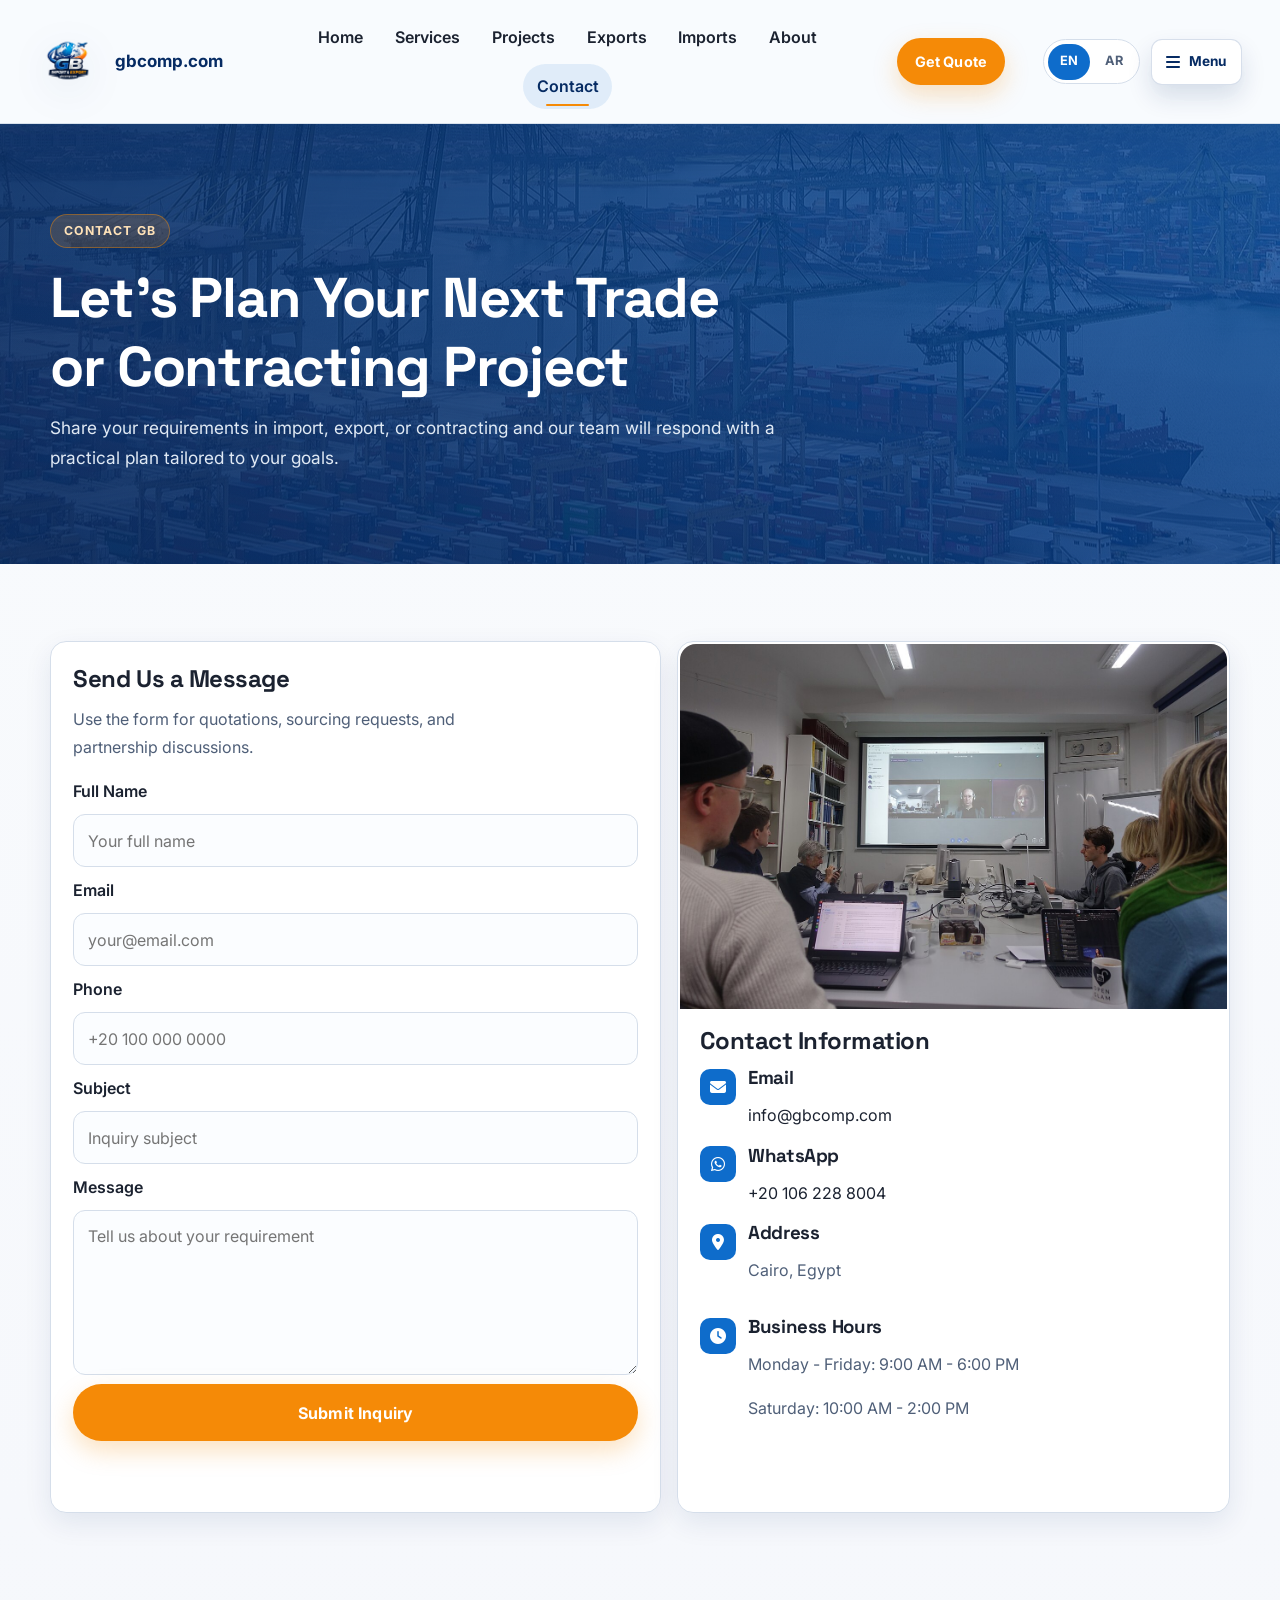
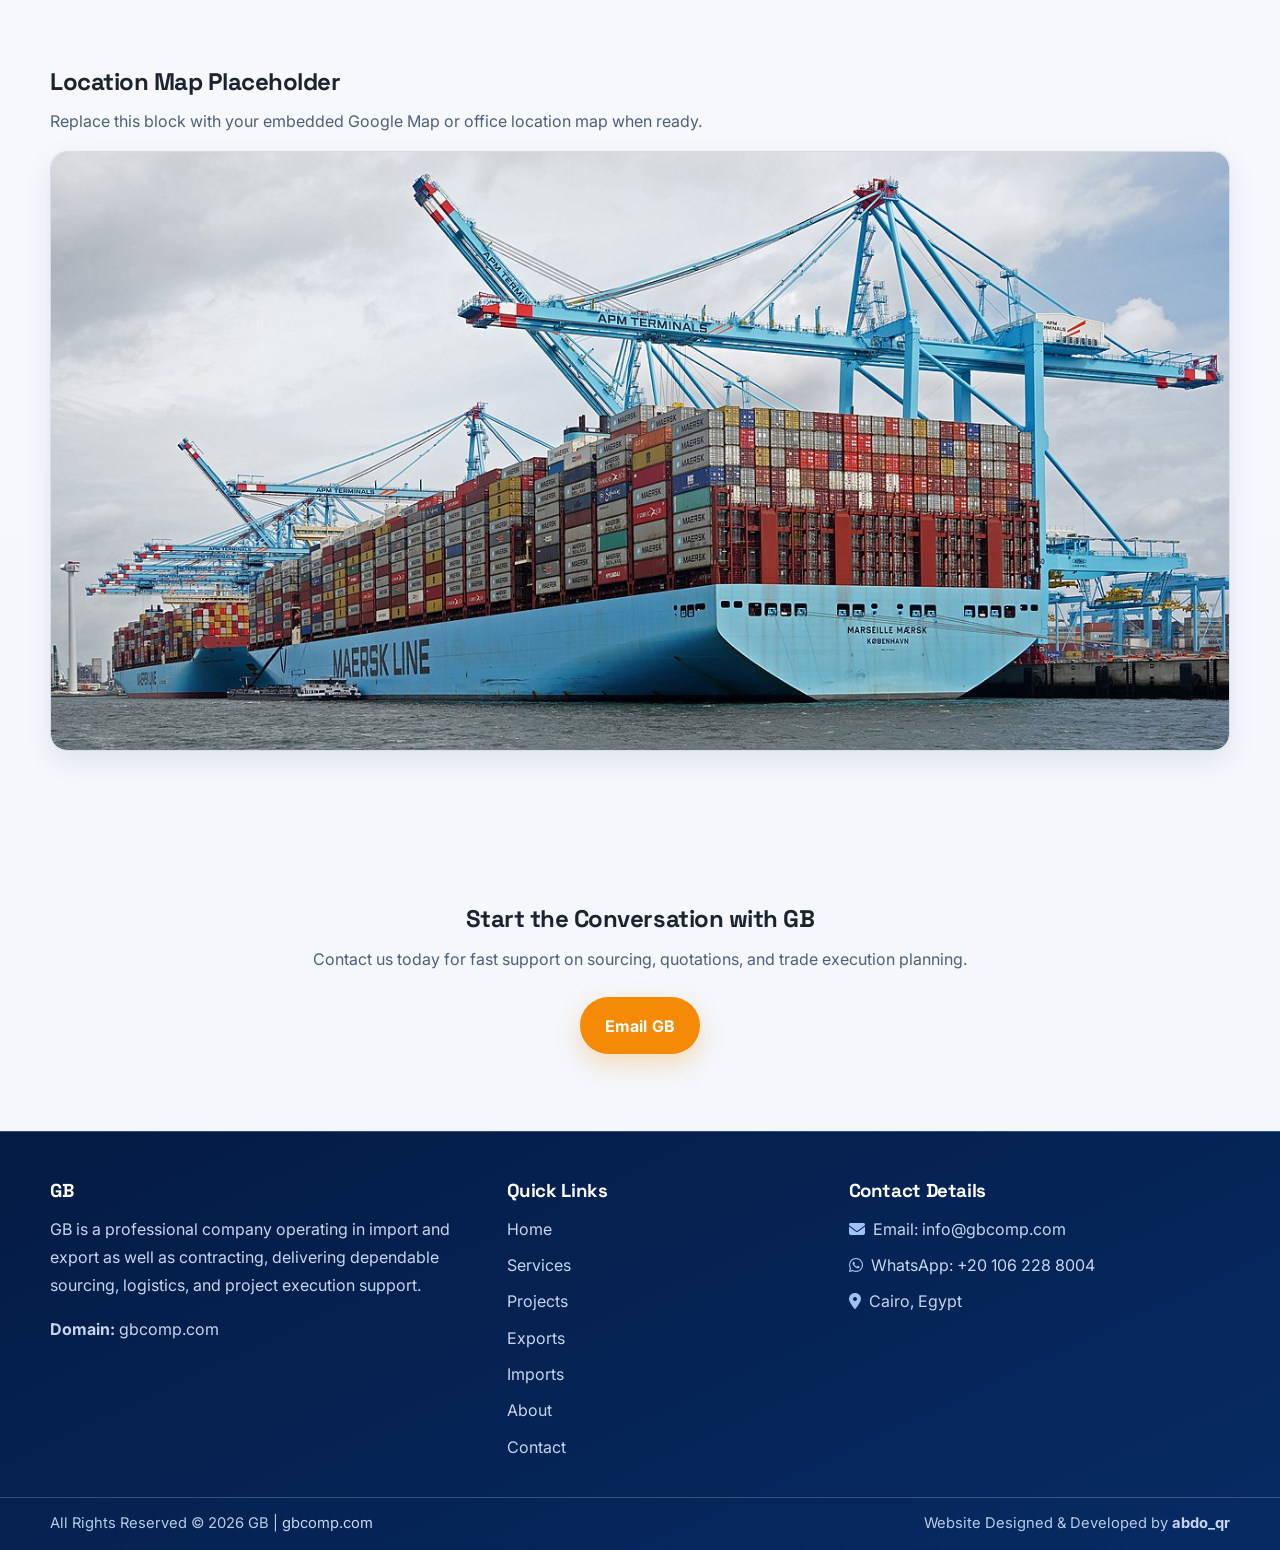
<file: contact.html>
<!DOCTYPE html>
<!--
Website Designer: abdo_qr
Developer: abdo_qr
Portfolio Page: portfolio.html
-->
<html lang="en" dir="ltr">
<head>
  <meta charset="UTF-8">
  <meta name="viewport" content="width=device-width, initial-scale=1.0">
  <link rel="icon" type="image/svg+xml" href="logo.svg">
  <link rel="icon" type="image/png" sizes="32x32" href="logo.svg">
  <link rel="shortcut icon" href="logo.svg">
  <title>Contact GB | Trade and Contracting Support</title>
  <meta name="description" data-meta="description" content="Contact GB for import, export, construction, and contracting inquiries, quotations, and operational support.">
  <meta name="keywords" data-meta="keywords" content="contact GB, import export inquiry, contracting inquiry, construction support, gbcomp.com contact">
  <meta name="robots" content="index, follow">
  <meta name="author" content="abdo_qr">
  <meta name="designer" content="abdo_qr">
  <meta name="developer" content="abdo_qr">
  <link rel="canonical" href="https://gbcomp.com/contact.html">
  <link rel="alternate" hreflang="en" href="https://gbcomp.com/contact.html">
  <link rel="alternate" hreflang="ar" href="https://gbcomp.com/contact.html?lang=ar">
  <meta property="og:type" content="website">
  <meta property="og:url" content="https://gbcomp.com/contact.html">
  <meta property="og:title" data-meta="og:title" content="Contact GB | Trade and Contracting Support">
  <meta property="og:description" data-meta="og:description" content="Reach GB by email, WhatsApp, or contact form for trade, construction, and contracting support.">
  <meta property="og:image" content="https://gbcomp.com/images/home/why/trade-operations-team.jpg">
  <meta property="og:site_name" content="GB - gbcomp.com">
  <meta name="twitter:card" content="summary_large_image">
  <meta name="twitter:title" data-meta="twitter:title" content="Contact GB | Trade and Contracting Support">
  <meta name="twitter:description" data-meta="twitter:description" content="Reach GB by email, WhatsApp, or contact form for trade, construction, and contracting support.">
  <meta name="twitter:image" content="https://gbcomp.com/images/home/why/trade-operations-team.jpg">
  <link rel="preconnect" href="https://fonts.googleapis.com">
  <link rel="preconnect" href="https://fonts.gstatic.com" crossorigin>
  <link href="https://fonts.googleapis.com/css2?family=Cairo:wght@400;500;600;700&family=Inter:wght@400;500;600;700&family=Noto+Kufi+Arabic:wght@400;500;700&family=Space+Grotesk:wght@500;600;700&family=Tajawal:wght@400;500;700&display=swap" rel="stylesheet">
  <link rel="stylesheet" href="https://cdnjs.cloudflare.com/ajax/libs/font-awesome/6.5.2/css/all.min.css">
  <link rel="stylesheet" href="style.css">
  <script defer src="script.js"></script>
  <script type="application/ld+json">
    {
      "@context": "https://schema.org",
      "@type": "Organization",
      "name": "GB",
      "url": "https://gbcomp.com/",
      "email": "info@gbcomp.com",
      "telephone": "+20 100 000 0000",
      "address": {
        "@type": "PostalAddress",
        "addressLocality": "Cairo",
        "addressCountry": "EG"
      },
      "contactPoint": {
        "@type": "ContactPoint",
        "contactType": "customer support",
        "email": "info@gbcomp.com",
        "telephone": "+20 100 000 0000"
      }
    }
  </script>
</head>
<body data-page="contact">
  <header class="site-header">
    <div class="container nav-wrap">
      <a class="brand" href="index.html" aria-label="GB Home">
        <img class="brand-logo" src="logo.svg" alt="GB Company Logo" width="220" height="60" decoding="async">
        <span class="brand-text">gbcomp.com</span>
      </a>

      <nav class="site-nav" id="site-nav" aria-label="Main navigation">
        <ul>
          <li><a href="index.html" data-i18n="common.nav.home">Home</a></li>
          <li><a href="index.html#services" data-i18n="common.nav.services">Services</a></li>
          <li><a href="index.html#projects" data-i18n="common.nav.projects">Projects</a></li>
          <li><a href="exports.html" data-i18n="common.nav.exports">Exports</a></li>
          <li><a href="imports.html" data-i18n="common.nav.imports">Imports</a></li>
          <li><a href="about.html" data-i18n="common.nav.about">About</a></li>
          <li><a href="contact.html" data-i18n="common.nav.contact" data-open-contact-modal="true">Contact</a></li>
        </ul>

        <div class="nav-actions">
          <a class="btn btn-sm nav-cta" href="contact.html" data-i18n="common.nav.quote">Get Quote</a>
        </div>
      </nav>

      <div class="header-tools">
        <div class="lang-switch" role="group" aria-label="Language switcher">
          <button class="lang-btn" type="button" data-lang-btn="en">EN</button>
          <button class="lang-btn" type="button" data-lang-btn="ar">AR</button>
        </div>

        <button class="nav-toggle" type="button" aria-expanded="false" aria-controls="site-nav" aria-label="Open navigation menu">
          <i class="fa-solid fa-bars" aria-hidden="true"></i>
          <span class="nav-toggle-text" data-i18n="common.nav.menu">Menu</span>
          <span class="sr-only" data-i18n="common.accessibility.openMenu" data-nav-toggle-label>Open navigation menu</span>
        </button>
      </div>
    </div>
  </header>

  <main>
    <section class="page-hero" style="--hero-image: url('images/home/hero/hero-logistics-terminal.jpg');">
      <div class="container reveal">
        <span class="eyebrow" data-i18n="contact.hero.eyebrow">Contact GB</span>
        <h1 data-i18n="contact.hero.title">Let's Plan Your Next Trade or Contracting Project</h1>
        <p data-i18n="contact.hero.text">Share your requirements in import, export, or contracting and our team will respond with a practical plan tailored to your goals.</p>
      </div>
    </section>

    <section class="section logo-watermark logo-watermark-end">
      <div class="container contact-grid">
        <article class="form-card reveal">
          <h2 data-i18n="contact.form.title">Send Us a Message</h2>
          <p data-i18n="contact.form.text">Use the form for quotations, sourcing requests, and partnership discussions.</p>

          <form id="contact-form" action="https://formsubmit.co/info@gbcomp.com" method="POST">
            <input type="hidden" name="_subject" value="New Contact Form Message">
            <input type="hidden" name="_next" value="https://gbcomp.com/thank-you.html">
            <input type="text" name="_honey" style="display:none">
            <label for="full-name" data-i18n="contact.form.nameLabel">Full Name</label>
            <input id="full-name" name="name" type="text" required data-i18n-placeholder="contact.form.namePlaceholder" placeholder="Your full name">

            <label for="email" data-i18n="contact.form.emailLabel">Email</label>
            <input id="email" name="email" type="email" required data-i18n-placeholder="contact.form.emailPlaceholder" placeholder="your@email.com">

            <label for="phone" data-i18n="contact.form.phoneLabel">Phone</label>
            <input id="phone" name="phone" type="tel" required data-i18n-placeholder="contact.form.phonePlaceholder" placeholder="+20 100 000 0000">

            <label for="subject" data-i18n="contact.form.subjectLabel">Subject</label>
            <input id="subject" name="subject" type="text" required data-i18n-placeholder="contact.form.subjectPlaceholder" placeholder="Inquiry subject">

            <label for="message" data-i18n="contact.form.messageLabel">Message</label>
            <textarea id="message" name="message" rows="5" required data-i18n-placeholder="contact.form.messagePlaceholder" placeholder="Tell us about your requirement"></textarea>

            <button class="btn" type="submit" data-i18n="contact.form.submit">Submit Inquiry</button>
            <p class="form-status" aria-live="polite"></p>
          </form>
        </article>

        <aside class="contact-info reveal">
          <div class="contact-cover">
            <img src="images/home/why/trade-operations-team.jpg" loading="lazy" width="1200" height="800" alt="Global business communication team in a professional office" data-i18n-alt="contact.alt.cover">
          </div>
          <h2 data-i18n="contact.info.title">Contact Information</h2>
          <ul>
            <li>
              <i class="fa-solid fa-envelope"></i>
              <div>
                <h3 data-i18n="contact.info.emailTitle">Email</h3>
                <a href="mailto:info@gbcomp.com">info@gbcomp.com</a>
              </div>
            </li>
            <li>
              <i class="fa-brands fa-whatsapp"></i>
              <div>
                <h3 data-i18n="contact.info.whatsappTitle">WhatsApp</h3>
                <a href="https://wa.me/201062288004" target="_blank" rel="noopener">+20 106 228 8004</a>
              </div>
            </li>
            <li>
              <i class="fa-solid fa-location-dot"></i>
              <div>
                <h3 data-i18n="contact.info.addressTitle">Address</h3>
                <p data-i18n="contact.info.addressText">Cairo, Egypt</p>
              </div>
            </li>
            <li>
              <i class="fa-solid fa-clock"></i>
              <div>
                <h3 data-i18n="contact.info.hoursTitle">Business Hours</h3>
                <p data-i18n="contact.info.hoursLine1">Monday - Friday: 9:00 AM - 6:00 PM</p>
                <p data-i18n="contact.info.hoursLine2">Saturday: 10:00 AM - 2:00 PM</p>
              </div>
            </li>
          </ul>
        </aside>
      </div>
    </section>

    <section class="section section-soft">
      <div class="container reveal">
        <h2 data-i18n="contact.map.title">Location Map Placeholder</h2>
        <p data-i18n="contact.map.text">Replace this block with your embedded Google Map or office location map when ready.</p>
        <div class="map-placeholder">
          <img src="images/home/gallery/maritime-trade-operations.jpg" loading="lazy" width="1400" height="800" alt="Map placeholder showing city road network" data-i18n-alt="contact.alt.map">
        </div>
      </div>
    </section>

    <section class="section cta-band">
      <div class="container reveal">
        <h2 data-i18n="contact.cta.title">Start the Conversation with GB</h2>
        <p data-i18n="contact.cta.text">Contact us today for fast support on sourcing, quotations, and trade execution planning.</p>
        <a class="btn" href="mailto:info@gbcomp.com" data-i18n="contact.cta.button">Email GB</a>
      </div>
    </section>
  </main>

  <footer class="site-footer">
    <div class="container footer-grid">
      <div>
        <h3 data-i18n="common.footer.company">GB</h3>
        <p data-i18n="common.footer.about">GB is a professional company operating in import and export as well as contracting, delivering dependable sourcing, logistics, and project execution support.</p>
        <p>
          <strong data-i18n="common.footer.domain">Domain:</strong>
          <a href="https://gbcomp.com/">gbcomp.com</a>
        </p>
      </div>
      <div>
        <h3 data-i18n="common.footer.quickLinks">Quick Links</h3>
        <ul class="footer-links">
          <li><a href="index.html" data-i18n="common.nav.home">Home</a></li>
          <li><a href="index.html#services" data-i18n="common.nav.services">Services</a></li>
          <li><a href="index.html#projects" data-i18n="common.nav.projects">Projects</a></li>
          <li><a href="exports.html" data-i18n="common.nav.exports">Exports</a></li>
          <li><a href="imports.html" data-i18n="common.nav.imports">Imports</a></li>
          <li><a href="about.html" data-i18n="common.nav.about">About</a></li>
          <li><a href="contact.html" data-i18n="common.nav.contact">Contact</a></li>
        </ul>
      </div>
      <div>
        <h3 data-i18n="common.footer.contact">Contact Details</h3>
        <ul class="footer-contact">
          <li><i class="fa-solid fa-envelope"></i> <span data-i18n="common.footer.emailLabel">Email:</span> <a href="mailto:info@gbcomp.com">info@gbcomp.com</a></li>
          <li><i class="fa-brands fa-whatsapp"></i> <span data-i18n="common.footer.whatsappLabel">WhatsApp:</span> <a href="https://wa.me/201062288004" target="_blank" rel="noopener">+20 106 228 8004</a></li>
          <li><i class="fa-solid fa-location-dot"></i> <span data-i18n="common.footer.address">Cairo, Egypt</span></li>
        </ul>
      </div>
    </div>
    <div class="footer-bottom">
      <div class="container footer-bottom-content">
        <p><span data-i18n="common.footer.rights">All Rights Reserved</span> &copy; <span data-year></span> GB | <a href="https://gbcomp.com/">gbcomp.com</a></p>
        <p class="footer-credit">Website Designed &amp; Developed by <a class="designer-link" href="portfolio.html" rel="nofollow">abdo_qr</a></p>
      </div>
    </div>
  </footer>
  <!-- Quick Contact Modal: edit contact details and labels here if needed -->
  <div class="contact-modal" data-contact-modal aria-hidden="true">
    <div class="contact-modal-panel" role="dialog" aria-modal="true" aria-labelledby="contact-modal-title">
      <button class="modal-close" type="button" data-close-contact-modal aria-label="Close contact form">
        <i class="fa-solid fa-xmark"></i>
      </button>

      <div class="modal-grid">
        <aside class="modal-info">
          <span class="modal-eyebrow" data-i18n="contact.modal.eyebrow">Contact Team</span>
          <h2 id="contact-modal-title" data-i18n="contact.modal.title">Contact Us</h2>
          <p class="modal-lead" data-i18n="contact.modal.text">Connect with GB for import and export support, contracting inquiries, quotations, and project planning.</p>

          <ul class="modal-contact-list">
            <!-- Editable contact details -->
            <li>
              <i class="fa-solid fa-envelope"></i>
              <div>
                <h3 data-i18n="contact.info.emailTitle">Email</h3>
                <a href="mailto:info@gbcomp.com">info@gbcomp.com</a>
              </div>
            </li>
            <li>
              <i class="fa-brands fa-whatsapp"></i>
              <div>
                <h3 data-i18n="contact.info.whatsappTitle">WhatsApp</h3>
                <a href="https://wa.me/201062288004" target="_blank" rel="noopener">+20 106 228 8004س</a>
              </div>
            </li>
            <li>
              <i class="fa-solid fa-location-dot"></i>
              <div>
                <h3 data-i18n="contact.info.addressTitle">Address</h3>
                <p data-i18n="contact.info.addressText">Cairo, Egypt</p>
              </div>
            </li>
            <li>
              <i class="fa-solid fa-clock"></i>
              <div>
                <h3 data-i18n="contact.info.hoursTitle">Business Hours</h3>
                <p data-i18n="contact.info.hoursLine1">Monday - Friday: 9:00 AM - 6:00 PM</p>
                <p data-i18n="contact.info.hoursLine2">Saturday: 10:00 AM - 2:00 PM</p>
              </div>
            </li>
          </ul>
        </aside>

        <section class="modal-form-block">
          <h3 data-i18n="contact.form.title">Send Us a Message</h3>
          <p data-i18n="contact.form.text">Use the form for quotations, sourcing requests, and partnership discussions.</p>

          <form id="contact-modal-form" class="modal-form" action="https://formsubmit.co/info@gbcomp.com" method="POST">
            <input type="hidden" name="_subject" value="New Contact Form Message">
            <input type="hidden" name="_next" value="https://gbcomp.com/thank-you.html">
            <input type="text" name="_honey" style="display:none">
            <label for="modal-full-name" data-i18n="contact.form.nameLabel">Full Name</label>
            <input id="modal-full-name" name="name" type="text" required data-i18n-placeholder="contact.form.namePlaceholder" placeholder="Your full name">

            <label for="modal-email" data-i18n="contact.form.emailLabel">Email</label>
            <input id="modal-email" name="email" type="email" required data-i18n-placeholder="contact.form.emailPlaceholder" placeholder="your@email.com">

            <label for="modal-phone" data-i18n="contact.form.phoneLabel">Phone</label>
            <input id="modal-phone" name="phone" type="tel" required data-i18n-placeholder="contact.form.phonePlaceholder" placeholder="+20 100 000 0000">

            <label for="modal-message" data-i18n="contact.form.messageLabel">Message</label>
            <textarea id="modal-message" name="message" rows="4" required data-i18n-placeholder="contact.form.messagePlaceholder" placeholder="Tell us about your requirement"></textarea>

            <button class="btn" type="submit" data-i18n="contact.form.submit">Submit Inquiry</button>
            <p class="modal-form-status" aria-live="polite"></p>
          </form>
        </section>
      </div>
    </div>
  </div>
</body>
</html>
</file>
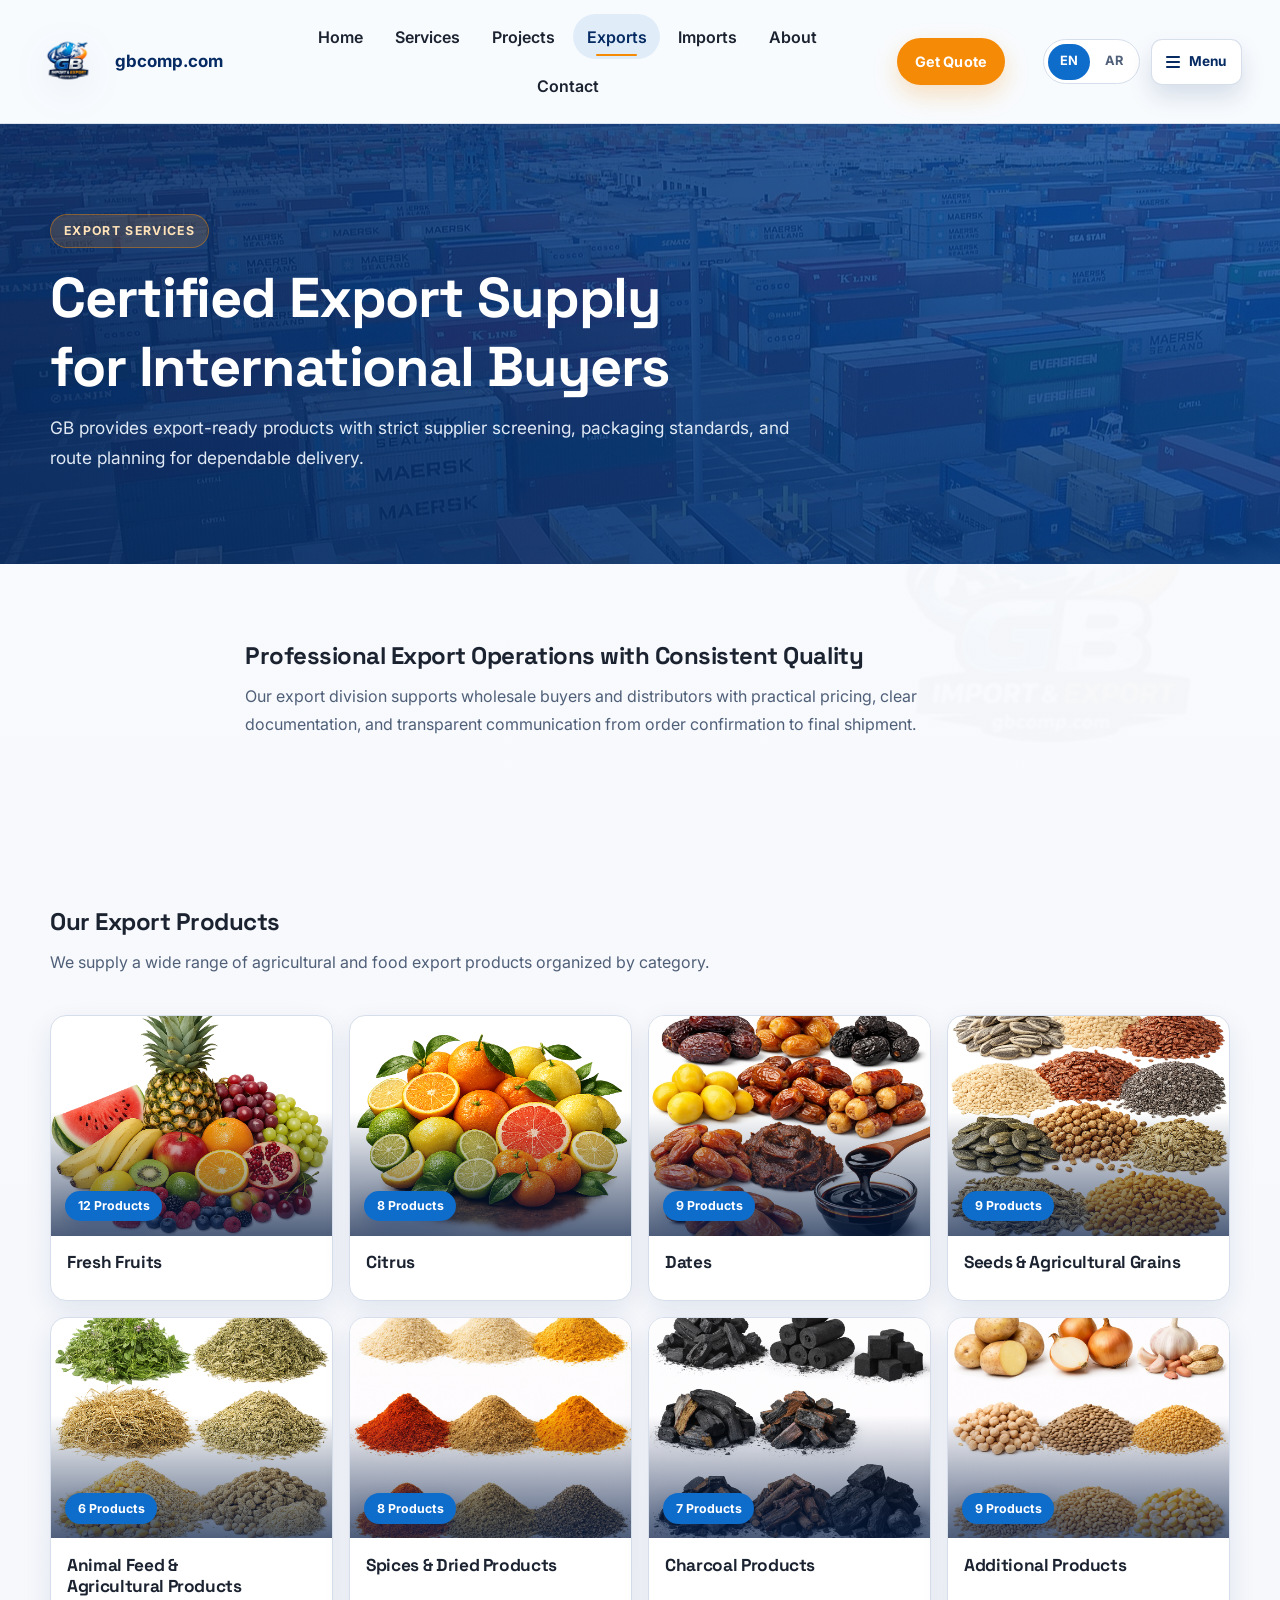
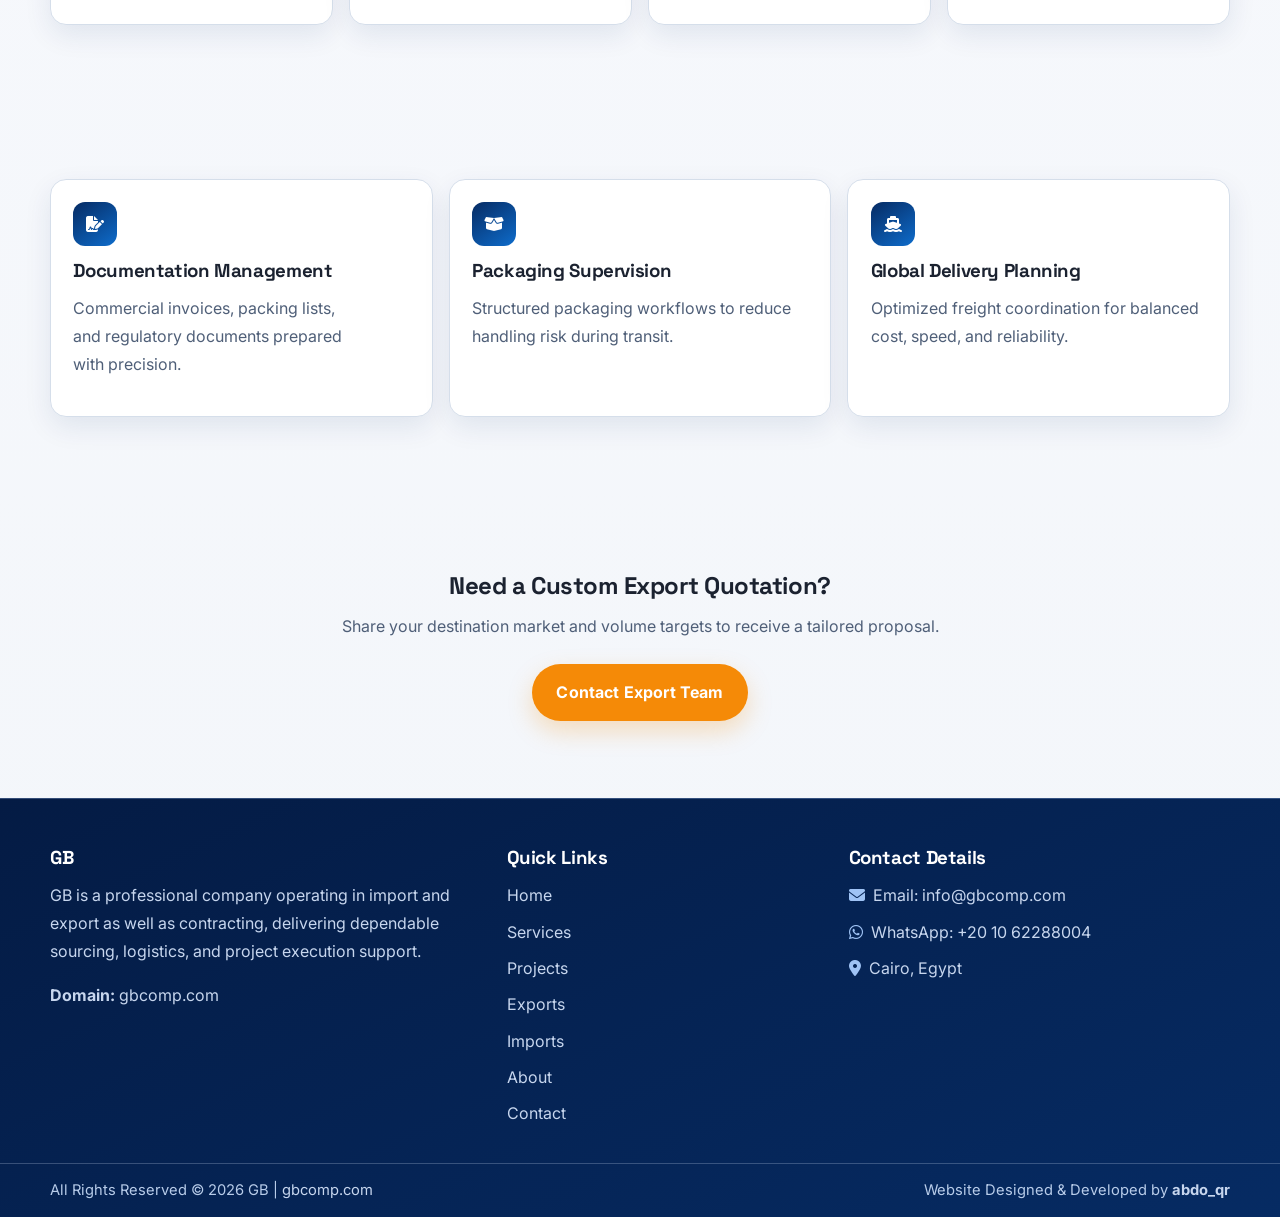
<file: exports.html>
<!DOCTYPE html>
<!--
Website Designer: abdo_qr
Developer: abdo_qr
Portfolio Page: portfolio.html
-->
<html lang="en" dir="ltr">
<head>
  <meta charset="UTF-8">
  <meta name="viewport" content="width=device-width, initial-scale=1.0">
  <link rel="icon" type="image/svg+xml" href="logo.svg">
  <link rel="icon" type="image/png" sizes="32x32" href="logo.svg">
  <link rel="shortcut icon" href="logo.svg">
  <title>GB Exports | International Export Products</title>
  <meta name="description" data-meta="description" content="Explore GB export services with verified product categories and dependable global delivery planning.">
  <meta name="keywords" data-meta="keywords" content="GB exports, export products, import export company, agricultural exports, textile export">
  <meta name="robots" content="index, follow">
  <meta name="author" content="abdo_qr">
  <meta name="designer" content="abdo_qr">
  <meta name="developer" content="abdo_qr">
  <link rel="canonical" href="https://gbcomp.com/exports.html">
  <link rel="alternate" hreflang="en" href="https://gbcomp.com/exports.html">
  <link rel="alternate" hreflang="ar" href="https://gbcomp.com/exports.html?lang=ar">
  <meta property="og:type" content="website">
  <meta property="og:url" content="https://gbcomp.com/exports.html">
  <meta property="og:title" data-meta="og:title" content="GB Exports | International Export Products">
  <meta property="og:description" data-meta="og:description" content="Sample export products by GB with quality control and structured logistics support.">
  <meta property="og:image" content="https://gbcomp.com/images/home/hero/hero-shipping-port.jpg">
  <meta property="og:site_name" content="GB - gbcomp.com">
  <meta name="twitter:card" content="summary_large_image">
  <meta name="twitter:title" data-meta="twitter:title" content="GB Exports | International Export Products">
  <meta name="twitter:description" data-meta="twitter:description" content="Sample export products by GB with quality control and structured logistics support.">
  <meta name="twitter:image" content="https://gbcomp.com/images/home/hero/hero-shipping-port.jpg">
  <link rel="preconnect" href="https://fonts.googleapis.com">
  <link rel="preconnect" href="https://fonts.gstatic.com" crossorigin>
  <link href="https://fonts.googleapis.com/css2?family=Cairo:wght@400;500;600;700&family=Inter:wght@400;500;600;700&family=Noto+Kufi+Arabic:wght@400;500;700&family=Space+Grotesk:wght@500;600;700&family=Tajawal:wght@400;500;700&display=swap" rel="stylesheet">
  <link rel="stylesheet" href="https://cdnjs.cloudflare.com/ajax/libs/font-awesome/6.5.2/css/all.min.css">
  <link rel="stylesheet" href="style.css">
  <script defer src="script.js"></script>
  <script type="application/ld+json">
    {
      "@context": "https://schema.org",
      "@type": "Organization",
      "name": "GB",
      "url": "https://gbcomp.com/",
      "email": "info@gbcomp.com",
      "telephone": "+20 100 000 0000",
      "address": {
        "@type": "PostalAddress",
        "addressLocality": "Cairo",
        "addressCountry": "EG"
      }
    }
  </script>
</head>
<body data-page="exports">
  <header class="site-header">
    <div class="container nav-wrap">
      <a class="brand" href="index.html" aria-label="GB Home">
        <img class="brand-logo" src="logo.svg" alt="GB Company Logo" width="220" height="60" decoding="async">
        <span class="brand-text">gbcomp.com</span>
      </a>

      <nav class="site-nav" id="site-nav" aria-label="Main navigation">
        <ul>
          <li><a href="index.html" data-i18n="common.nav.home">Home</a></li>
          <li><a href="index.html#services" data-i18n="common.nav.services">Services</a></li>
          <li><a href="index.html#projects" data-i18n="common.nav.projects">Projects</a></li>
          <li><a href="exports.html" data-i18n="common.nav.exports">Exports</a></li>
          <li><a href="imports.html" data-i18n="common.nav.imports">Imports</a></li>
          <li><a href="about.html" data-i18n="common.nav.about">About</a></li>
          <li><a href="contact.html" data-i18n="common.nav.contact" data-open-contact-modal="true">Contact</a></li>
        </ul>

        <div class="nav-actions">
          <a class="btn btn-sm nav-cta" href="contact.html" data-i18n="common.nav.quote">Get Quote</a>
        </div>
      </nav>

      <div class="header-tools">
        <div class="lang-switch" role="group" aria-label="Language switcher">
          <button class="lang-btn" type="button" data-lang-btn="en">EN</button>
          <button class="lang-btn" type="button" data-lang-btn="ar">AR</button>
        </div>

        <button class="nav-toggle" type="button" aria-expanded="false" aria-controls="site-nav" aria-label="Open navigation menu">
          <i class="fa-solid fa-bars" aria-hidden="true"></i>
          <span class="nav-toggle-text" data-i18n="common.nav.menu">Menu</span>
          <span class="sr-only" data-i18n="common.accessibility.openMenu" data-nav-toggle-label>Open navigation menu</span>
        </button>
      </div>
    </div>
  </header>

  <main>
    <section class="page-hero" style="--hero-image: url('images/home/hero/hero-shipping-port.jpg');">
      <div class="container reveal">
        <span class="eyebrow" data-i18n="exports.hero.eyebrow">Export Services</span>
        <h1 data-i18n="exports.hero.title">Certified Export Supply for International Buyers</h1>
        <p data-i18n="exports.hero.text">GB provides export-ready products with strict supplier screening, packaging standards, and route planning for dependable delivery.</p>
      </div>
    </section>

    <section class="section logo-watermark logo-watermark-end">
      <div class="container narrow reveal">
        <h2 data-i18n="exports.intro.title">Professional Export Operations with Consistent Quality</h2>
        <p data-i18n="exports.intro.text">Our export division supports wholesale buyers and distributors with practical pricing, clear documentation, and transparent communication from order confirmation to final shipment.</p>
      </div>
    </section>

    <section class="section section-soft">
      <div class="container">
        <div class="section-heading reveal">
          <h2 data-i18n="exports.products.title">Our Export Products</h2>
          <p data-i18n="exports.products.text">We supply a wide range of agricultural and food export products organized by category.</p>
        </div>

        <div class="product-grid">
          <article class="product-card reveal" data-export-trigger tabindex="0" role="button" aria-haspopup="dialog">
            <div class="product-media">
              <img src="images/exports/categories/fresh-fruits.png" loading="lazy" width="900" height="650" alt="Fresh fruits prepared for export markets" data-i18n-alt="exports.alt.freshFruits">
              <span class="tag" data-i18n="exports.products.freshFruits.tag">12 Products</span>
            </div>
            <div class="product-content">
              <h3 data-export-title data-i18n="exports.products.freshFruits.title">Fresh Fruits</h3>
            </div>
            <div hidden data-export-details>
              <p data-export-description data-i18n="exports.products.freshFruits.description">A selection of premium fresh fruits suitable for local and international export markets, carefully chosen for quality, freshness, and reliable supply.</p>
              <ul class="check-list" data-export-list>
                <li><i class="fa-solid fa-circle-check"></i><span data-i18n="exports.products.freshFruits.items.orange">Orange</span></li>
                <li><i class="fa-solid fa-circle-check"></i><span data-i18n="exports.products.freshFruits.items.lemon">Lemon</span></li>
                <li><i class="fa-solid fa-circle-check"></i><span data-i18n="exports.products.freshFruits.items.mandarin">Mandarin</span></li>
                <li><i class="fa-solid fa-circle-check"></i><span data-i18n="exports.products.freshFruits.items.grapefruit">Grapefruit</span></li>
                <li><i class="fa-solid fa-circle-check"></i><span data-i18n="exports.products.freshFruits.items.pomegranate">Pomegranate</span></li>
                <li><i class="fa-solid fa-circle-check"></i><span data-i18n="exports.products.freshFruits.items.mango">Mango</span></li>
                <li><i class="fa-solid fa-circle-check"></i><span data-i18n="exports.products.freshFruits.items.grapes">Grapes</span></li>
                <li><i class="fa-solid fa-circle-check"></i><span data-i18n="exports.products.freshFruits.items.strawberry">Strawberry</span></li>
                <li><i class="fa-solid fa-circle-check"></i><span data-i18n="exports.products.freshFruits.items.guava">Guava</span></li>
                <li><i class="fa-solid fa-circle-check"></i><span data-i18n="exports.products.freshFruits.items.fig">Fig</span></li>
                <li><i class="fa-solid fa-circle-check"></i><span data-i18n="exports.products.freshFruits.items.cantaloupe">Cantaloupe</span></li>
                <li><i class="fa-solid fa-circle-check"></i><span data-i18n="exports.products.freshFruits.items.watermelon">Watermelon</span></li>
              </ul>
            </div>
          </article>

          <article class="product-card reveal" data-export-trigger tabindex="0" role="button" aria-haspopup="dialog">
            <div class="product-media">
              <img src="images/exports/categories/citrus.png" loading="lazy" width="900" height="650" alt="Citrus fruits displayed for export supply" data-i18n-alt="exports.alt.citrus">
              <span class="tag" data-i18n="exports.products.citrus.tag">8 Products</span>
            </div>
            <div class="product-content">
              <h3 data-export-title data-i18n="exports.products.citrus.title">Citrus</h3>
            </div>
            <div hidden data-export-details>
              <p data-export-description data-i18n="exports.products.citrus.description">A focused citrus category that includes the most demanded export-grade citrus fruits known for freshness, flavor, and packing suitability.</p>
              <ul class="check-list" data-export-list>
                <li><i class="fa-solid fa-circle-check"></i><span data-i18n="exports.products.citrus.items.baladiOrange">Baladi Orange</span></li>
                <li><i class="fa-solid fa-circle-check"></i><span data-i18n="exports.products.citrus.items.navelOrange">Navel Orange</span></li>
                <li><i class="fa-solid fa-circle-check"></i><span data-i18n="exports.products.citrus.items.baladiLemon">Baladi Lemon</span></li>
                <li><i class="fa-solid fa-circle-check"></i><span data-i18n="exports.products.citrus.items.adaliaLemon">Adalia Lemon</span></li>
                <li><i class="fa-solid fa-circle-check"></i><span data-i18n="exports.products.citrus.items.mandarin">Mandarin</span></li>
                <li><i class="fa-solid fa-circle-check"></i><span data-i18n="exports.products.citrus.items.clementine">Clementine</span></li>
                <li><i class="fa-solid fa-circle-check"></i><span data-i18n="exports.products.citrus.items.grapefruit">Grapefruit</span></li>
                <li><i class="fa-solid fa-circle-check"></i><span data-i18n="exports.products.citrus.items.greenLemon">Green Lemon</span></li>
              </ul>
            </div>
          </article>

          <article class="product-card reveal" data-export-trigger tabindex="0" role="button" aria-haspopup="dialog">
            <div class="product-media">
              <img src="images/exports/categories/dates.png" loading="lazy" width="900" height="650" alt="Dates prepared for wholesale and export supply" data-i18n-alt="exports.alt.dates">
              <span class="tag" data-i18n="exports.products.dates.tag">9 Products</span>
            </div>
            <div class="product-content">
              <h3 data-export-title data-i18n="exports.products.dates.title">Dates</h3>
            </div>
            <div hidden data-export-details>
              <p data-export-description data-i18n="exports.products.dates.description">High-quality date products including premium date varieties and processed date items suitable for wholesale and export supply.</p>
              <ul class="check-list" data-export-list>
                <li><i class="fa-solid fa-circle-check"></i><span data-i18n="exports.products.dates.items.medjoolDates">Medjool Dates</span></li>
                <li><i class="fa-solid fa-circle-check"></i><span data-i18n="exports.products.dates.items.sukariDates">Sukari Dates</span></li>
                <li><i class="fa-solid fa-circle-check"></i><span data-i18n="exports.products.dates.items.ajwaDates">Ajwa Dates</span></li>
                <li><i class="fa-solid fa-circle-check"></i><span data-i18n="exports.products.dates.items.khalasDates">Khalas Dates</span></li>
                <li><i class="fa-solid fa-circle-check"></i><span data-i18n="exports.products.dates.items.barhiDates">Barhi Dates</span></li>
                <li><i class="fa-solid fa-circle-check"></i><span data-i18n="exports.products.dates.items.sagaiDates">Sagai Dates</span></li>
                <li><i class="fa-solid fa-circle-check"></i><span data-i18n="exports.products.dates.items.degletNoor">Deglet Noor</span></li>
                <li><i class="fa-solid fa-circle-check"></i><span data-i18n="exports.products.dates.items.datePaste">Date Paste</span></li>
                <li><i class="fa-solid fa-circle-check"></i><span data-i18n="exports.products.dates.items.dateMolasses">Date Molasses</span></li>
              </ul>
            </div>
          </article>

          <article class="product-card reveal" data-export-trigger tabindex="0" role="button" aria-haspopup="dialog">
            <div class="product-media">
              <img src="images/exports/categories/seeds-agricultural-grains.png" loading="lazy" width="900" height="650" alt="Agricultural seeds and grains for export needs" data-i18n-alt="exports.alt.seeds">
              <span class="tag" data-i18n="exports.products.seeds.tag">9 Products</span>
            </div>
            <div class="product-content">
              <h3 data-export-title data-i18n="exports.products.seeds.title">Seeds &amp; Agricultural Grains</h3>
            </div>
            <div hidden data-export-details>
              <p data-export-description data-i18n="exports.products.seeds.description">A diverse range of agricultural seeds and grains prepared for food, agricultural, and commercial export needs.</p>
              <ul class="check-list" data-export-list>
                <li><i class="fa-solid fa-circle-check"></i><span data-i18n="exports.products.seeds.items.sunflowerSeeds">Sunflower Seeds</span></li>
                <li><i class="fa-solid fa-circle-check"></i><span data-i18n="exports.products.seeds.items.sesameSeeds">Sesame Seeds</span></li>
                <li><i class="fa-solid fa-circle-check"></i><span data-i18n="exports.products.seeds.items.flaxSeeds">Flax Seeds</span></li>
                <li><i class="fa-solid fa-circle-check"></i><span data-i18n="exports.products.seeds.items.chiaSeeds">Chia Seeds</span></li>
                <li><i class="fa-solid fa-circle-check"></i><span data-i18n="exports.products.seeds.items.pumpkinSeeds">Pumpkin Seeds</span></li>
                <li><i class="fa-solid fa-circle-check"></i><span data-i18n="exports.products.seeds.items.corianderSeeds">Coriander Seeds</span></li>
                <li><i class="fa-solid fa-circle-check"></i><span data-i18n="exports.products.seeds.items.cuminSeeds">Cumin Seeds</span></li>
                <li><i class="fa-solid fa-circle-check"></i><span data-i18n="exports.products.seeds.items.fennelSeeds">Fennel Seeds</span></li>
                <li><i class="fa-solid fa-circle-check"></i><span data-i18n="exports.products.seeds.items.fenugreekSeeds">Fenugreek Seeds</span></li>
              </ul>
            </div>
          </article>

          <article class="product-card reveal" data-export-trigger tabindex="0" role="button" aria-haspopup="dialog">
            <div class="product-media">
              <img src="images/exports/categories/animal-feed-agricultural-products.png" loading="lazy" width="900" height="650" alt="Animal feed and agricultural products ready for export" data-i18n-alt="exports.alt.feed">
              <span class="tag" data-i18n="exports.products.feed.tag">6 Products</span>
            </div>
            <div class="product-content">
              <h3 data-export-title data-i18n="exports.products.feed.title">Animal Feed &amp; Agricultural Products</h3>
            </div>
            <div hidden data-export-details>
              <p data-export-description data-i18n="exports.products.feed.description">Feed and agricultural supply products intended for livestock and commercial farming operations, with dependable sourcing and export readiness.</p>
              <ul class="check-list" data-export-list>
                <li><i class="fa-solid fa-circle-check"></i><span data-i18n="exports.products.feed.items.alfalfa">Alfalfa</span></li>
                <li><i class="fa-solid fa-circle-check"></i><span data-i18n="exports.products.feed.items.driedAlfalfa">Dried Alfalfa</span></li>
                <li><i class="fa-solid fa-circle-check"></i><span data-i18n="exports.products.feed.items.animalFeed">Animal Feed</span></li>
                <li><i class="fa-solid fa-circle-check"></i><span data-i18n="exports.products.feed.items.hay">Hay</span></li>
                <li><i class="fa-solid fa-circle-check"></i><span data-i18n="exports.products.feed.items.yellowCornFeed">Yellow Corn Feed</span></li>
                <li><i class="fa-solid fa-circle-check"></i><span data-i18n="exports.products.feed.items.soybeanFeed">Soybean Feed</span></li>
              </ul>
            </div>
          </article>

          <article class="product-card reveal" data-export-trigger tabindex="0" role="button" aria-haspopup="dialog">
            <div class="product-media">
              <img src="images/exports/categories/spices-dried-products.png" loading="lazy" width="900" height="650" alt="Spices and dried food products for export trade" data-i18n-alt="exports.alt.spices">
              <span class="tag" data-i18n="exports.products.spices.tag">8 Products</span>
            </div>
            <div class="product-content">
              <h3 data-export-title data-i18n="exports.products.spices.title">Spices &amp; Dried Products</h3>
            </div>
            <div hidden data-export-details>
              <p data-export-description data-i18n="exports.products.spices.description">A selection of dried spices and powdered food ingredients commonly used in food production, packaging, and international trade.</p>
              <ul class="check-list" data-export-list>
                <li><i class="fa-solid fa-circle-check"></i><span data-i18n="exports.products.spices.items.garlicPowder">Garlic Powder</span></li>
                <li><i class="fa-solid fa-circle-check"></i><span data-i18n="exports.products.spices.items.onionPowder">Onion Powder</span></li>
                <li><i class="fa-solid fa-circle-check"></i><span data-i18n="exports.products.spices.items.gingerPowder">Ginger Powder</span></li>
                <li><i class="fa-solid fa-circle-check"></i><span data-i18n="exports.products.spices.items.turmeric">Turmeric</span></li>
                <li><i class="fa-solid fa-circle-check"></i><span data-i18n="exports.products.spices.items.paprika">Paprika</span></li>
                <li><i class="fa-solid fa-circle-check"></i><span data-i18n="exports.products.spices.items.cumin">Cumin</span></li>
                <li><i class="fa-solid fa-circle-check"></i><span data-i18n="exports.products.spices.items.dryCoriander">Dry Coriander</span></li>
                <li><i class="fa-solid fa-circle-check"></i><span data-i18n="exports.products.spices.items.blackPepper">Black Pepper</span></li>
              </ul>
            </div>
          </article>

          <article class="product-card reveal" data-export-trigger tabindex="0" role="button" aria-haspopup="dialog">
            <div class="product-media">
              <img src="images/exports/categories/charcoal-products.png" loading="lazy" width="900" height="650" alt="Charcoal products prepared for export distribution" data-i18n-alt="exports.alt.charcoal">
              <span class="tag" data-i18n="exports.products.charcoal.tag">7 Products</span>
            </div>
            <div class="product-content">
              <h3 data-export-title data-i18n="exports.products.charcoal.title">Charcoal Products</h3>
            </div>
            <div hidden data-export-details>
              <p data-export-description data-i18n="exports.products.charcoal.description">Export-ready charcoal products for commercial and retail use, including natural and compressed charcoal varieties for different market needs.</p>
              <ul class="check-list" data-export-list>
                <li><i class="fa-solid fa-circle-check"></i><span data-i18n="exports.products.charcoal.items.naturalCharcoal">Natural Charcoal</span></li>
                <li><i class="fa-solid fa-circle-check"></i><span data-i18n="exports.products.charcoal.items.compressedCharcoal">Compressed Charcoal</span></li>
                <li><i class="fa-solid fa-circle-check"></i><span data-i18n="exports.products.charcoal.items.shishaCharcoal">Shisha Charcoal</span></li>
                <li><i class="fa-solid fa-circle-check"></i><span data-i18n="exports.products.charcoal.items.lemonCharcoal">Lemon Charcoal</span></li>
                <li><i class="fa-solid fa-circle-check"></i><span data-i18n="exports.products.charcoal.items.orangeWoodCharcoal">Orange Wood Charcoal</span></li>
                <li><i class="fa-solid fa-circle-check"></i><span data-i18n="exports.products.charcoal.items.gazourinCharcoal">Gazourin Charcoal</span></li>
                <li><i class="fa-solid fa-circle-check"></i><span data-i18n="exports.products.charcoal.items.hardwoodCharcoal">Hardwood Charcoal</span></li>
              </ul>
            </div>
          </article>

          <article class="product-card reveal" data-export-trigger tabindex="0" role="button" aria-haspopup="dialog">
            <div class="product-media">
              <img src="images/exports/categories/additional-products.png" loading="lazy" width="900" height="650" alt="Additional agricultural products assembled for export supply" data-i18n-alt="exports.alt.additional">
              <span class="tag" data-i18n="exports.products.additional.tag">9 Products</span>
            </div>
            <div class="product-content">
              <h3 data-export-title data-i18n="exports.products.additional.title">Additional Products</h3>
            </div>
            <div hidden data-export-details>
              <p data-export-description data-i18n="exports.products.additional.description">Additional agricultural export products that support broader wholesale and trading requirements across multiple markets.</p>
              <ul class="check-list" data-export-list>
                <li><i class="fa-solid fa-circle-check"></i><span data-i18n="exports.products.additional.items.potatoes">Potatoes</span></li>
                <li><i class="fa-solid fa-circle-check"></i><span data-i18n="exports.products.additional.items.onions">Onions</span></li>
                <li><i class="fa-solid fa-circle-check"></i><span data-i18n="exports.products.additional.items.garlic">Garlic</span></li>
                <li><i class="fa-solid fa-circle-check"></i><span data-i18n="exports.products.additional.items.peanuts">Peanuts</span></li>
                <li><i class="fa-solid fa-circle-check"></i><span data-i18n="exports.products.additional.items.chickpeas">Chickpeas</span></li>
                <li><i class="fa-solid fa-circle-check"></i><span data-i18n="exports.products.additional.items.lentils">Lentils</span></li>
                <li><i class="fa-solid fa-circle-check"></i><span data-i18n="exports.products.additional.items.fenugreek">Fenugreek</span></li>
                <li><i class="fa-solid fa-circle-check"></i><span data-i18n="exports.products.additional.items.barley">Barley</span></li>
                <li><i class="fa-solid fa-circle-check"></i><span data-i18n="exports.products.additional.items.corn">Corn</span></li>
              </ul>
            </div>
          </article>
        </div>
      </div>
    </section>

    <section class="section">
      <div class="container card-grid card-grid-3">
        <article class="service-card reveal">
          <i class="fa-solid fa-file-signature"></i>
          <h3 data-i18n="exports.points.p1Title">Documentation Management</h3>
          <p data-i18n="exports.points.p1Text">Commercial invoices, packing lists, and regulatory documents prepared with precision.</p>
        </article>
        <article class="service-card reveal">
          <i class="fa-solid fa-box-open"></i>
          <h3 data-i18n="exports.points.p2Title">Packaging Supervision</h3>
          <p data-i18n="exports.points.p2Text">Structured packaging workflows to reduce handling risk during transit.</p>
        </article>
        <article class="service-card reveal">
          <i class="fa-solid fa-ship"></i>
          <h3 data-i18n="exports.points.p3Title">Global Delivery Planning</h3>
          <p data-i18n="exports.points.p3Text">Optimized freight coordination for balanced cost, speed, and reliability.</p>
        </article>
      </div>
    </section>

    <section class="section cta-band section-soft">
      <div class="container reveal">
        <h2 data-i18n="exports.cta.title">Need a Custom Export Quotation?</h2>
        <p data-i18n="exports.cta.text">Share your destination market and volume targets to receive a tailored proposal.</p>
        <a class="btn" href="contact.html" data-i18n="exports.cta.button">Contact Export Team</a>
      </div>
    </section>
  </main>

  <footer class="site-footer">
    <div class="container footer-grid">
      <div>
        <h3 data-i18n="common.footer.company">GB</h3>
        <p data-i18n="common.footer.about">GB is a professional company operating in import and export as well as contracting, delivering dependable sourcing, logistics, and project execution support.</p>
        <p>
          <strong data-i18n="common.footer.domain">Domain:</strong>
          <a href="https://gbcomp.com/">gbcomp.com</a>
        </p>
      </div>
      <div>
        <h3 data-i18n="common.footer.quickLinks">Quick Links</h3>
        <ul class="footer-links">
          <li><a href="index.html" data-i18n="common.nav.home">Home</a></li>
          <li><a href="index.html#services" data-i18n="common.nav.services">Services</a></li>
          <li><a href="index.html#projects" data-i18n="common.nav.projects">Projects</a></li>
          <li><a href="exports.html" data-i18n="common.nav.exports">Exports</a></li>
          <li><a href="imports.html" data-i18n="common.nav.imports">Imports</a></li>
          <li><a href="about.html" data-i18n="common.nav.about">About</a></li>
          <li><a href="contact.html" data-i18n="common.nav.contact">Contact</a></li>
        </ul>
      </div>
      <div>
        <h3 data-i18n="common.footer.contact">Contact Details</h3>
        <ul class="footer-contact">
          <li><i class="fa-solid fa-envelope"></i> <span data-i18n="common.footer.emailLabel">Email:</span> <a href="mailto:info@gbcomp.com">info@gbcomp.com</a></li>
          <li><i class="fa-brands fa-whatsapp"></i> <span data-i18n="common.footer.whatsappLabel">WhatsApp:</span> <a href="https://wa.me/+201062288004" target="_blank" rel="noopener">+20 10 62288004</a></li>
          <li><i class="fa-solid fa-location-dot"></i> <span data-i18n="common.footer.address">Cairo, Egypt</span></li>
        </ul>
      </div>
    </div>
    <div class="footer-bottom">
      <div class="container footer-bottom-content">
        <p><span data-i18n="common.footer.rights">All Rights Reserved</span> &copy; <span data-year></span> GB | <a href="https://gbcomp.com/">gbcomp.com</a></p>
        <p class="footer-credit">Website Designed &amp; Developed by <a class="designer-link" href="portfolio.html" rel="nofollow">abdo_qr</a></p>
      </div>
    </div>
  </footer>
  <div class="contact-modal export-modal" data-export-modal aria-hidden="true">
    <div class="contact-modal-panel" role="dialog" aria-modal="true" aria-labelledby="export-modal-title">
      <button class="modal-close" type="button" data-close-export-modal>
        <i class="fa-solid fa-xmark" aria-hidden="true"></i>
        <span class="sr-only" data-i18n="exports.modal.close">Close</span>
      </button>

      <div class="modal-grid">
        <aside class="modal-info">
          <span class="modal-eyebrow" data-i18n="exports.modal.eyebrow">Export Category</span>
          <div data-export-modal-heading></div>
          <div data-export-modal-description></div>
        </aside>

        <section class="modal-form-block">
          <h3 data-i18n="exports.modal.productsTitle">Products</h3>
          <div data-export-modal-products></div>
        </section>
      </div>
    </div>
  </div>
  <!-- Quick Contact Modal: edit contact details and labels here if needed -->
  <div class="contact-modal" data-contact-modal aria-hidden="true">
    <div class="contact-modal-panel" role="dialog" aria-modal="true" aria-labelledby="contact-modal-title">
      <button class="modal-close" type="button" data-close-contact-modal aria-label="Close contact form">
        <i class="fa-solid fa-xmark"></i>
      </button>

      <div class="modal-grid">
        <aside class="modal-info">
          <span class="modal-eyebrow" data-i18n="contact.modal.eyebrow">Contact Team</span>
          <h2 id="contact-modal-title" data-i18n="contact.modal.title">Contact Us</h2>
          <p class="modal-lead" data-i18n="contact.modal.text">Connect with GB for import and export support, contracting inquiries, quotations, and project planning.</p>

          <ul class="modal-contact-list">
            <!-- Editable contact details -->
            <li>
              <i class="fa-solid fa-envelope"></i>
              <div>
                <h3 data-i18n="contact.info.emailTitle">Email</h3>
                <a href="mailto:info@gbcomp.com">info@gbcomp.com</a>
              </div>
            </li>
            <li>
              <i class="fa-brands fa-whatsapp"></i>
              <div>
                <h3 data-i18n="contact.info.whatsappTitle">WhatsApp</h3>
                <a href="https://wa.me/+20 10 62288004" target="_blank" rel="noopener">+20 10 62288004</a>
              </div>
            </li>
            <li>
              <i class="fa-solid fa-location-dot"></i>
              <div>
                <h3 data-i18n="contact.info.addressTitle">Address</h3>
                <p data-i18n="contact.info.addressText">Cairo, Egypt</p>
              </div>
            </li>
            <li>
              <i class="fa-solid fa-clock"></i>
              <div>
                <h3 data-i18n="contact.info.hoursTitle">Business Hours</h3>
                <p data-i18n="contact.info.hoursLine1">Monday - Friday: 9:00 AM - 6:00 PM</p>
                <p data-i18n="contact.info.hoursLine2">Saturday: 10:00 AM - 2:00 PM</p>
              </div>
            </li>
          </ul>
        </aside>

        <section class="modal-form-block">
          <h3 data-i18n="contact.form.title">Send Us a Message</h3>
          <p data-i18n="contact.form.text">Use the form for quotations, sourcing requests, and partnership discussions.</p>

          <form id="contact-modal-form" class="modal-form" action="https://formsubmit.co/info@gbcomp.com" method="POST">
            <input type="hidden" name="_subject" value="New Contact Form Message">
            <input type="hidden" name="_next" value="https://gbcomp.com/thank-you.html">
            <input type="text" name="_honey" style="display:none">
            <label for="modal-full-name" data-i18n="contact.form.nameLabel">Full Name</label>
            <input id="modal-full-name" name="name" type="text" required data-i18n-placeholder="contact.form.namePlaceholder" placeholder="Your full name">

            <label for="modal-email" data-i18n="contact.form.emailLabel">Email</label>
            <input id="modal-email" name="email" type="email" required data-i18n-placeholder="contact.form.emailPlaceholder" placeholder="your@email.com">

            <label for="modal-phone" data-i18n="contact.form.phoneLabel">Phone</label>
            <input id="modal-phone" name="phone" type="tel" required data-i18n-placeholder="contact.form.phonePlaceholder" placeholder="+20 100 000 0000">

            <label for="modal-message" data-i18n="contact.form.messageLabel">Message</label>
            <textarea id="modal-message" name="message" rows="4" required data-i18n-placeholder="contact.form.messagePlaceholder" placeholder="Tell us about your requirement"></textarea>

            <button class="btn" type="submit" data-i18n="contact.form.submit">Submit Inquiry</button>
            <p class="modal-form-status" aria-live="polite"></p>
          </form>
        </section>
      </div>
    </div>
  </div>
</body>
</html>
</file>
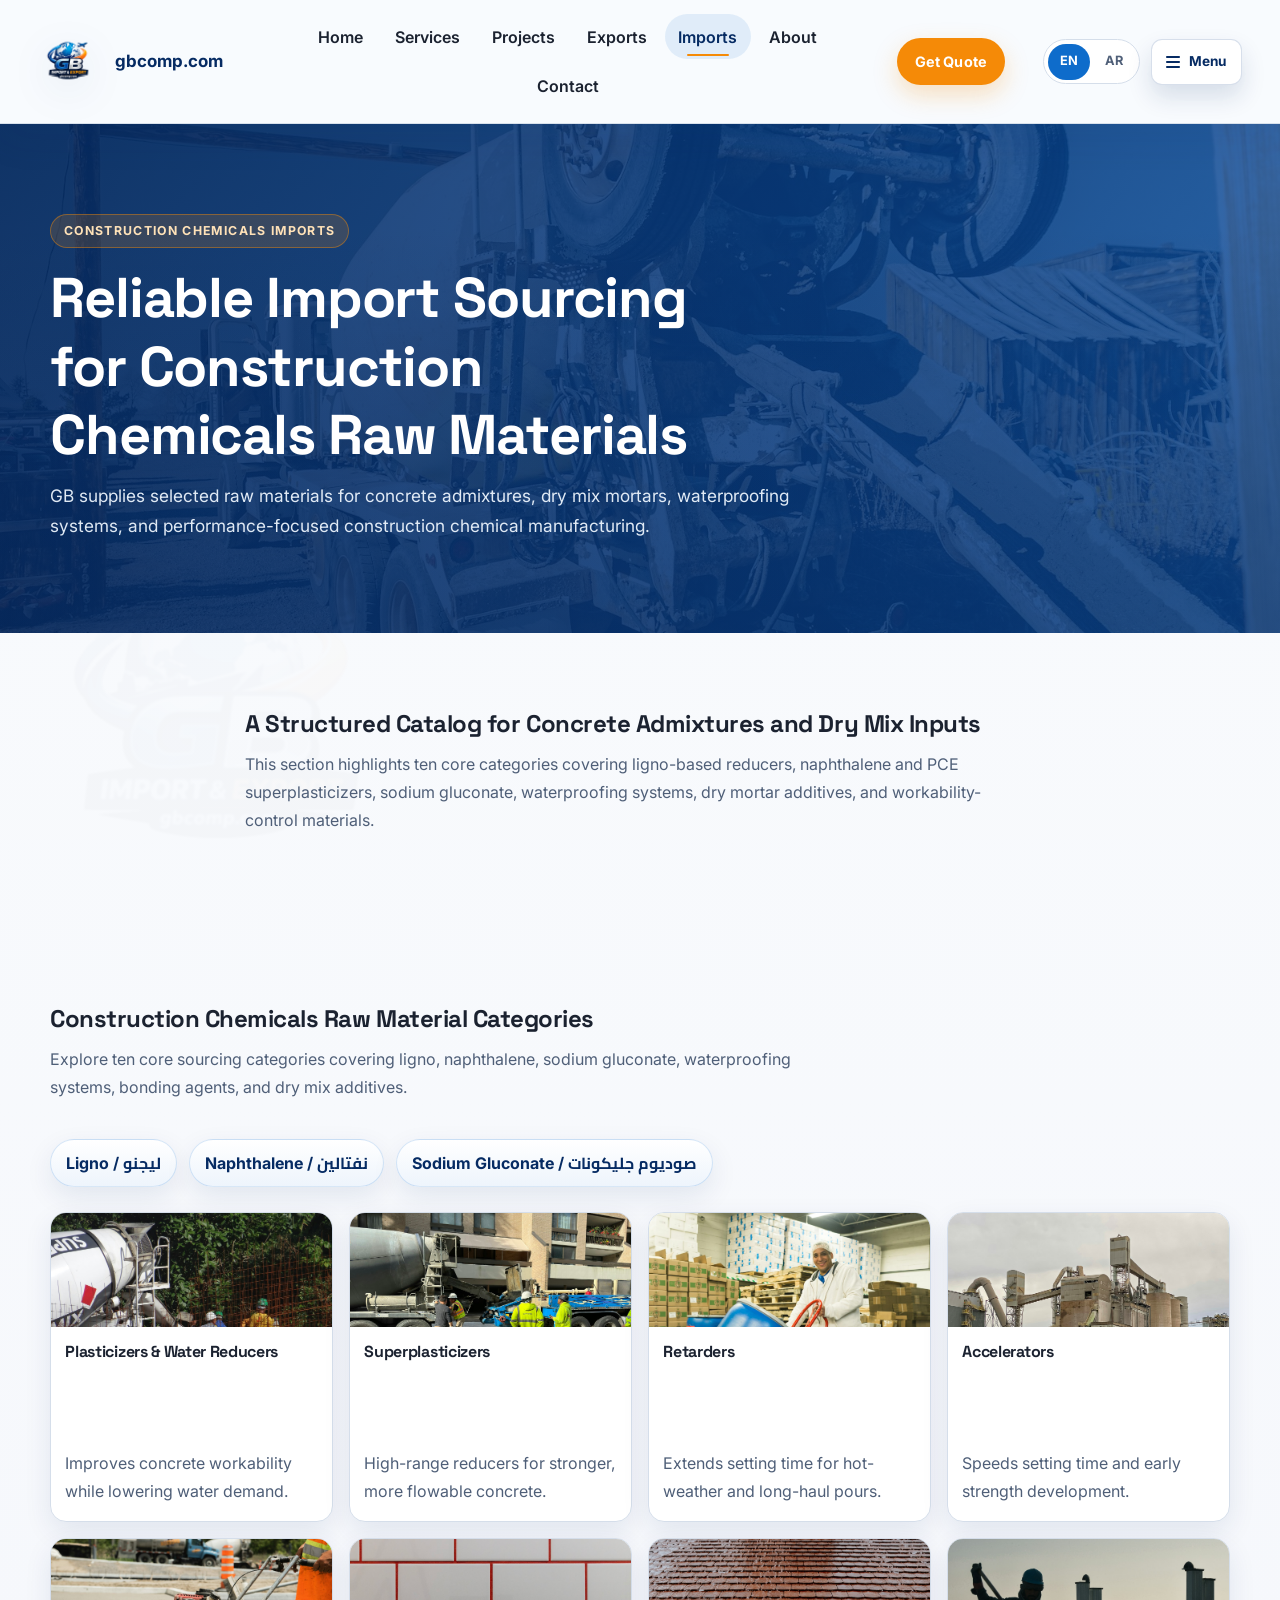
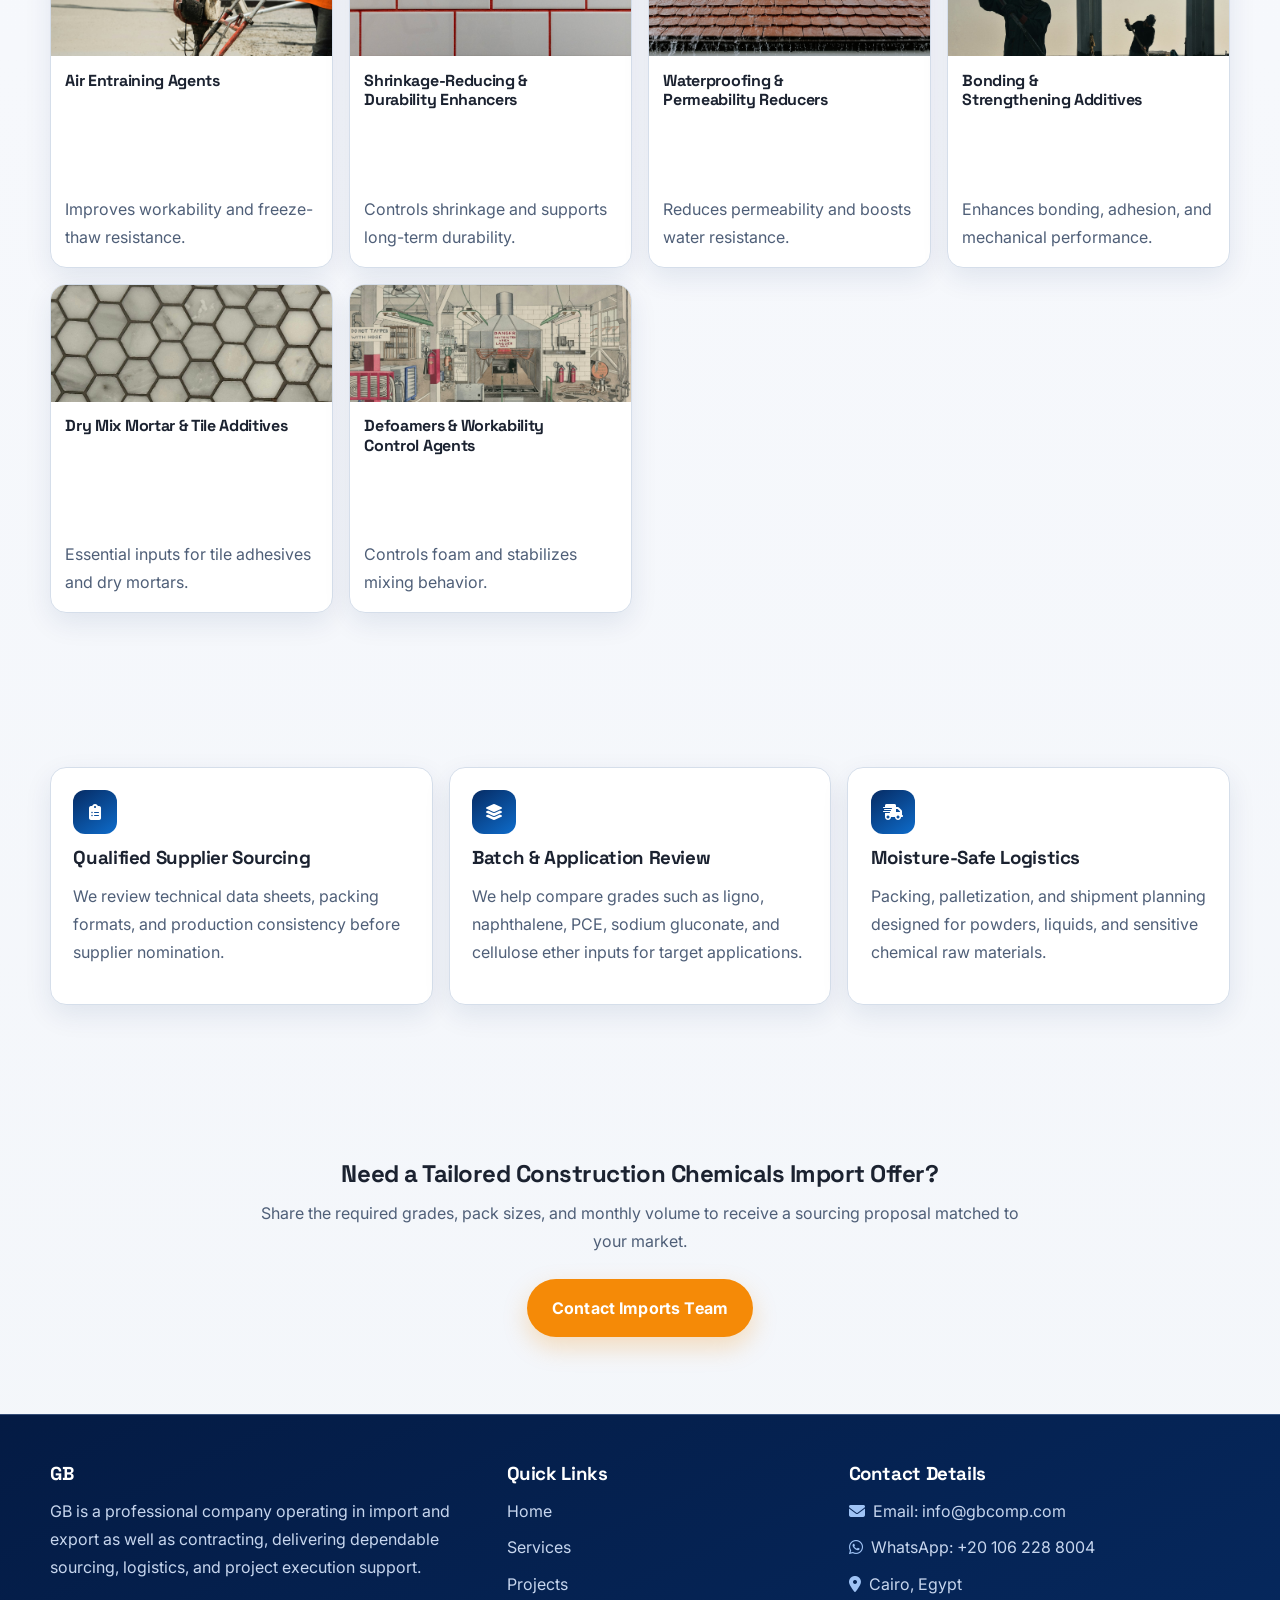
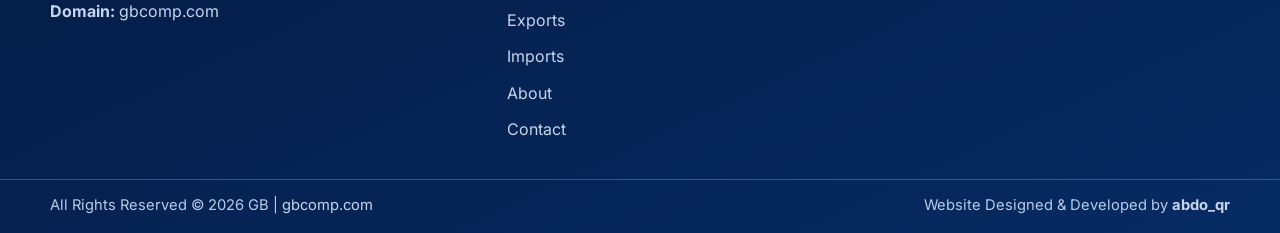
<file: imports.html>
<!DOCTYPE html>
<!--
Website Designer: abdo_qr
Developer: abdo_qr
Portfolio Page: portfolio.html
-->
<html lang="en" dir="ltr">
<head>
  <meta charset="UTF-8">
  <meta name="viewport" content="width=device-width, initial-scale=1.0">
  <link rel="icon" type="image/svg+xml" href="logo.svg">
  <link rel="icon" type="image/png" sizes="32x32" href="logo.svg">
  <link rel="shortcut icon" href="logo.svg">
  <title>GB Imports | Construction Chemicals Raw Materials</title>
  <meta name="description" data-meta="description" content="Source construction chemical raw materials, concrete admixtures, waterproofing systems, and dry mix additives with GB.">
  <meta name="keywords" data-meta="keywords" content="construction chemicals imports, concrete admixtures, dry mix mortar additives, waterproofing materials, industrial chemical raw materials">
  <meta name="robots" content="index, follow">
  <meta name="author" content="abdo_qr">
  <meta name="designer" content="abdo_qr">
  <meta name="developer" content="abdo_qr">
  <link rel="canonical" href="https://gbcomp.com/imports.html">
  <link rel="alternate" hreflang="en" href="https://gbcomp.com/imports.html">
  <link rel="alternate" hreflang="ar" href="https://gbcomp.com/imports.html?lang=ar">
  <meta property="og:type" content="website">
  <meta property="og:url" content="https://gbcomp.com/imports.html">
  <meta property="og:title" data-meta="og:title" content="GB Imports | Construction Chemicals Raw Materials">
  <meta property="og:description" data-meta="og:description" content="Import sourcing by GB for concrete admixtures, dry mix inputs, waterproofing materials, and industrial construction chemical raw materials.">
  <meta property="og:image" content="https://gbcomp.com/images/imports/construction-chemicals-hero.jpg">
  <meta property="og:site_name" content="GB - gbcomp.com">
  <meta name="twitter:card" content="summary_large_image">
  <meta name="twitter:title" data-meta="twitter:title" content="GB Imports | Construction Chemicals Raw Materials">
  <meta name="twitter:description" data-meta="twitter:description" content="Import sourcing by GB for concrete admixtures, waterproofing systems, dry mortar additives, and chemical raw materials.">
  <meta name="twitter:image" content="https://gbcomp.com/images/imports/construction-chemicals-hero.jpg">
  <link rel="preconnect" href="https://fonts.googleapis.com">
  <link rel="preconnect" href="https://fonts.gstatic.com" crossorigin>
  <link href="https://fonts.googleapis.com/css2?family=Cairo:wght@400;500;600;700&family=Inter:wght@400;500;600;700&family=Noto+Kufi+Arabic:wght@400;500;700&family=Space+Grotesk:wght@500;600;700&family=Tajawal:wght@400;500;700&display=swap" rel="stylesheet">
  <link rel="stylesheet" href="https://cdnjs.cloudflare.com/ajax/libs/font-awesome/6.5.2/css/all.min.css">
  <link rel="stylesheet" href="style.css">
  <script defer src="script.js"></script>
  <script type="application/ld+json">
    {
      "@context": "https://schema.org",
      "@type": "Organization",
      "name": "GB",
      "url": "https://gbcomp.com/",
      "email": "info@gbcomp.com",
      "telephone": "+20 10 62288004",
      "address": {
        "@type": "PostalAddress",
        "addressLocality": "Cairo",
        "addressCountry": "EG"
      }
    }
  </script>
</head>
<body data-page="imports">
  <header class="site-header">
    <div class="container nav-wrap">
      <a class="brand" href="index.html" aria-label="GB Home">
        <img class="brand-logo" src="logo.svg" alt="GB Company Logo" width="220" height="60" decoding="async">
        <span class="brand-text">gbcomp.com</span>
      </a>

      <nav class="site-nav" id="site-nav" aria-label="Main navigation">
        <ul>
          <li><a href="index.html" data-i18n="common.nav.home">Home</a></li>
          <li><a href="index.html#services" data-i18n="common.nav.services">Services</a></li>
          <li><a href="index.html#projects" data-i18n="common.nav.projects">Projects</a></li>
          <li><a href="exports.html" data-i18n="common.nav.exports">Exports</a></li>
          <li><a href="imports.html" data-i18n="common.nav.imports">Imports</a></li>
          <li><a href="about.html" data-i18n="common.nav.about">About</a></li>
          <li><a href="contact.html" data-i18n="common.nav.contact" data-open-contact-modal="true">Contact</a></li>
        </ul>

        <div class="nav-actions">
          <a class="btn btn-sm nav-cta" href="contact.html" data-i18n="common.nav.quote">Get Quote</a>
        </div>
      </nav>

      <div class="header-tools">
        <div class="lang-switch" role="group" aria-label="Language switcher">
          <button class="lang-btn" type="button" data-lang-btn="en">EN</button>
          <button class="lang-btn" type="button" data-lang-btn="ar">AR</button>
        </div>

        <button class="nav-toggle" type="button" aria-expanded="false" aria-controls="site-nav" aria-label="Open navigation menu">
          <i class="fa-solid fa-bars" aria-hidden="true"></i>
          <span class="nav-toggle-text" data-i18n="common.nav.menu">Menu</span>
          <span class="sr-only" data-i18n="common.accessibility.openMenu" data-nav-toggle-label>Open navigation menu</span>
        </button>
      </div>
    </div>
  </header>

  <main>
    <section class="page-hero" style="--hero-image: url('images/imports/construction-chemicals-hero.jpg');">
      <div class="container reveal">
        <span class="eyebrow" data-i18n="imports.hero.eyebrow">Construction Chemicals Imports</span>
        <h1 data-i18n="imports.hero.title">Reliable Import Sourcing for Construction Chemicals Raw Materials</h1>
        <p data-i18n="imports.hero.text">GB supplies selected raw materials for concrete admixtures, dry mix mortars, waterproofing systems, and performance-focused construction chemical manufacturing.</p>
      </div>
    </section>

    <section class="section logo-watermark logo-watermark-start">
      <div class="container narrow reveal">
        <h2 data-i18n="imports.intro.title">A Structured Catalog for Concrete Admixtures and Dry Mix Inputs</h2>
        <p data-i18n="imports.intro.text">This section highlights ten core categories covering ligno-based reducers, naphthalene and PCE superplasticizers, sodium gluconate, waterproofing systems, dry mortar additives, and workability-control materials.</p>
      </div>
    </section>

    <section class="section section-soft">
      <div class="container">
        <div class="section-heading reveal">
          <h2 data-i18n="imports.products.title">Construction Chemicals Raw Material Categories</h2>
          <p data-i18n="imports.products.text">Explore ten core sourcing categories covering ligno, naphthalene, sodium gluconate, waterproofing systems, bonding agents, and dry mix additives.</p>
        </div>

        <ul class="imports-featured-terms reveal">
          <li data-i18n="imports.products.featured.ligno">Ligno / ليجنو</li>
          <li data-i18n="imports.products.featured.naphthalene">Naphthalene / نفتالين</li>
          <li data-i18n="imports.products.featured.sodiumGluconate">Sodium Gluconate / صوديوم جليكونات</li>
        </ul>

        <div class="product-grid product-grid-chemicals">
          <!-- Construction chemicals category card template: duplicate this product-card block -->
          <article class="product-card imports-category-card reveal" data-import-trigger data-import-name-en="Plasticizers &amp; Water Reducers" data-import-name-ar="المواد الملدنة ومخفضات المياه" tabindex="0" role="button" aria-haspopup="dialog">
            <div class="product-media">
              <img src="images/imports/plasticizers-water-reducers.jpg" loading="lazy" width="900" height="650" alt="Construction chemical raw materials used for plasticizers and water reducers" data-import-image data-i18n-alt="imports.alt.plasticizers">
            </div>
            <div class="product-content">
              <h3 data-import-title data-i18n="imports.categories.c1.title">Plasticizers &amp; Water Reducers</h3>
              <p class="imports-card-summary" data-i18n="imports.categories.c1.summary">Improves concrete workability while lowering water demand.</p>
            </div>
            <div hidden data-import-details>
              <p data-import-description data-i18n="imports.categories.c1.description">Materials used to improve concrete workability and reduce water content while maintaining performance.</p>
              <ul class="imports-product-list" data-import-list>
                <li><i class="fa-solid fa-circle-check" aria-hidden="true"></i><span data-i18n="imports.categories.c1.items.i1">Lignosulfonates / ليجنوسلفونات</span></li>
                <li><i class="fa-solid fa-circle-check" aria-hidden="true"></i><span data-i18n="imports.categories.c1.items.i2">Sodium Lignosulfonate / صوديوم ليجنوسلفونات</span></li>
                <li><i class="fa-solid fa-circle-check" aria-hidden="true"></i><span data-i18n="imports.categories.c1.items.i3">Calcium Lignosulfonate / كالسيوم ليجنوسلفونات</span></li>
                <li><i class="fa-solid fa-circle-check" aria-hidden="true"></i><span data-i18n="imports.categories.c1.items.i4">Conventional Water Reducers / مخفضات مياه تقليدية</span></li>
              </ul>
            </div>
          </article>

          <article class="product-card imports-category-card reveal" data-import-trigger data-import-name-en="Superplasticizers" data-import-name-ar="الملدنات الفائقة" tabindex="0" role="button" aria-haspopup="dialog">
            <div class="product-media">
              <img src="images/imports/superplasticizers.jpg" loading="lazy" width="900" height="650" alt="Construction materials used in high-performance superplasticizer systems" data-import-image data-i18n-alt="imports.alt.superplasticizers">
            </div>
            <div class="product-content">
              <h3 data-import-title data-i18n="imports.categories.c2.title">Superplasticizers</h3>
              <p class="imports-card-summary" data-i18n="imports.categories.c2.summary">High-range reducers for stronger, more flowable concrete.</p>
            </div>
            <div hidden data-import-details>
              <p data-import-description data-i18n="imports.categories.c2.description">High-performance admixtures that improve flow, reduce water demand, and enhance concrete strength.</p>
              <ul class="imports-product-list" data-import-list>
                <li><i class="fa-solid fa-circle-check" aria-hidden="true"></i><span data-i18n="imports.categories.c2.items.i1">Naphthalene Sulfonate Formaldehyde (SNF) / نفتالين سلفونات فورمالدهيد (SNF)</span></li>
                <li><i class="fa-solid fa-circle-check" aria-hidden="true"></i><span data-i18n="imports.categories.c2.items.i2">Melamine Sulfonate (SMF) / ميلامين سلفونات (SMF)</span></li>
                <li><i class="fa-solid fa-circle-check" aria-hidden="true"></i><span data-i18n="imports.categories.c2.items.i3">Polycarboxylate Ether (PCE) / بولي كربوكسيلات إيثر (PCE)</span></li>
                <li><i class="fa-solid fa-circle-check" aria-hidden="true"></i><span data-i18n="imports.categories.c2.items.i4">Ready-Mix Superplasticizers / ملدنات فائقة للخرسانة الجاهزة</span></li>
              </ul>
            </div>
          </article>

          <article class="product-card imports-category-card reveal" data-import-trigger data-import-name-en="Retarders" data-import-name-ar="المواد المؤخرة للشك" tabindex="0" role="button" aria-haspopup="dialog">
            <div class="product-media">
              <img src="images/imports/set-retarders.jpg" loading="lazy" width="900" height="650" alt="Industrial chemical containers used in set retarder and transport-sensitive formulations" data-import-image data-i18n-alt="imports.alt.retarders">
            </div>
            <div class="product-content">
              <h3 data-import-title data-i18n="imports.categories.c3.title">Retarders</h3>
              <p class="imports-card-summary" data-i18n="imports.categories.c3.summary">Extends setting time for hot-weather and long-haul pours.</p>
            </div>
            <div hidden data-import-details>
              <p data-import-description data-i18n="imports.categories.c3.description">Additives that delay setting time to facilitate pouring and transport, especially in hot weather.</p>
              <ul class="imports-product-list" data-import-list>
                <li><i class="fa-solid fa-circle-check" aria-hidden="true"></i><span data-i18n="imports.categories.c3.items.i1">Sodium Gluconate / صوديوم جليكونات</span></li>
                <li><i class="fa-solid fa-circle-check" aria-hidden="true"></i><span data-i18n="imports.categories.c3.items.i2">Hydroxy Carboxylic Acids / أحماض هيدروكسي كربوكسيلية</span></li>
                <li><i class="fa-solid fa-circle-check" aria-hidden="true"></i><span data-i18n="imports.categories.c3.items.i3">Set Retarding Agents / مركبات تأخير الشك</span></li>
              </ul>
            </div>
          </article>

          <article class="product-card imports-category-card reveal" data-import-trigger data-import-name-en="Accelerators" data-import-name-ar="المواد المسرعة للشك والتصلب" tabindex="0" role="button" aria-haspopup="dialog">
            <div class="product-media">
              <img src="images/imports/accelerators.jpg" loading="lazy" width="900" height="650" alt="Industrial production setting related to accelerators and early-strength construction materials" data-import-image data-i18n-alt="imports.alt.accelerators">
            </div>
            <div class="product-content">
              <h3 data-import-title data-i18n="imports.categories.c4.title">Accelerators</h3>
              <p class="imports-card-summary" data-i18n="imports.categories.c4.summary">Speeds setting time and early strength development.</p>
            </div>
            <div hidden data-import-details>
              <p data-import-description data-i18n="imports.categories.c4.description">Materials that accelerate setting and improve early strength development.</p>
              <ul class="imports-product-list" data-import-list>
                <li><i class="fa-solid fa-circle-check" aria-hidden="true"></i><span data-i18n="imports.categories.c4.items.i1">Calcium Formate / فورمات الكالسيوم</span></li>
                <li><i class="fa-solid fa-circle-check" aria-hidden="true"></i><span data-i18n="imports.categories.c4.items.i2">Calcium Nitrate / نترات الكالسيوم</span></li>
                <li><i class="fa-solid fa-circle-check" aria-hidden="true"></i><span data-i18n="imports.categories.c4.items.i3">Non-Chloride Accelerators / معجلات خالية من الكلوريد</span></li>
              </ul>
            </div>
          </article>

          <article class="product-card imports-category-card reveal" data-import-trigger data-import-name-en="Air Entraining Agents" data-import-name-ar="مواد حبس الهواء" tabindex="0" role="button" aria-haspopup="dialog">
            <div class="product-media">
              <img src="images/imports/air-entraining-agents.jpg" loading="lazy" width="900" height="650" alt="Construction performance materials used for air entraining systems and workability enhancement" data-import-image data-i18n-alt="imports.alt.airEntraining">
            </div>
            <div class="product-content">
              <h3 data-import-title data-i18n="imports.categories.c5.title">Air Entraining Agents</h3>
              <p class="imports-card-summary" data-i18n="imports.categories.c5.summary">Improves workability and freeze-thaw resistance.</p>
            </div>
            <div hidden data-import-details>
              <p data-import-description data-i18n="imports.categories.c5.description">Admixtures that create microscopic air bubbles to improve freeze-thaw resistance and workability.</p>
              <ul class="imports-product-list" data-import-list>
                <li><i class="fa-solid fa-circle-check" aria-hidden="true"></i><span data-i18n="imports.categories.c5.items.i1">Air Entraining Agents / مواد حبس الهواء</span></li>
                <li><i class="fa-solid fa-circle-check" aria-hidden="true"></i><span data-i18n="imports.categories.c5.items.i2">Synthetic Surfactants / مواد خافضة للتوتر السطحي صناعية</span></li>
                <li><i class="fa-solid fa-circle-check" aria-hidden="true"></i><span data-i18n="imports.categories.c5.items.i3">Resin-Based Air Entrainers / مواد حبس هواء قائمة على الراتنج</span></li>
              </ul>
            </div>
          </article>

          <article class="product-card imports-category-card reveal" data-import-trigger data-import-name-en="Shrinkage-Reducing &amp; Durability Enhancers" data-import-name-ar="إضافات منع الانكماش وتحسين المتانة" tabindex="0" role="button" aria-haspopup="dialog">
            <div class="product-media">
              <img src="images/imports/shrinkage-durability.jpg" loading="lazy" width="900" height="650" alt="Construction surface and finishing materials linked to shrinkage reduction and durability performance" data-import-image data-i18n-alt="imports.alt.shrinkage">
            </div>
            <div class="product-content">
              <h3 data-import-title data-i18n="imports.categories.c6.title">Shrinkage-Reducing &amp; Durability Enhancers</h3>
              <p class="imports-card-summary" data-i18n="imports.categories.c6.summary">Controls shrinkage and supports long-term durability.</p>
            </div>
            <div hidden data-import-details>
              <p data-import-description data-i18n="imports.categories.c6.description">Materials that reduce shrinkage and improve long-term durability and environmental resistance.</p>
              <ul class="imports-product-list" data-import-list>
                <li><i class="fa-solid fa-circle-check" aria-hidden="true"></i><span data-i18n="imports.categories.c6.items.i1">Shrinkage Reducing Admixtures / إضافات تقليل الانكماش</span></li>
                <li><i class="fa-solid fa-circle-check" aria-hidden="true"></i><span data-i18n="imports.categories.c6.items.i2">Durability Enhancers / معززات المتانة</span></li>
                <li><i class="fa-solid fa-circle-check" aria-hidden="true"></i><span data-i18n="imports.categories.c6.items.i3">Crack Control Additives / إضافات التحكم في التشققات</span></li>
              </ul>
            </div>
          </article>

          <article class="product-card imports-category-card reveal" data-import-trigger data-import-name-en="Waterproofing &amp; Permeability Reducers" data-import-name-ar="مواد العزل المائي وتقليل النفاذية" tabindex="0" role="button" aria-haspopup="dialog">
            <div class="product-media">
              <img src="images/imports/waterproofing-permeability.jpg" loading="lazy" width="900" height="650" alt="Waterproof roof and protective surfaces related to permeability reduction systems" data-import-image data-i18n-alt="imports.alt.waterproofing">
            </div>
            <div class="product-content">
              <h3 data-import-title data-i18n="imports.categories.c7.title">Waterproofing &amp; Permeability Reducers</h3>
              <p class="imports-card-summary" data-i18n="imports.categories.c7.summary">Reduces permeability and boosts water resistance.</p>
            </div>
            <div hidden data-import-details>
              <p data-import-description data-i18n="imports.categories.c7.description">Materials that reduce concrete permeability and improve water resistance.</p>
              <ul class="imports-product-list" data-import-list>
                <li><i class="fa-solid fa-circle-check" aria-hidden="true"></i><span data-i18n="imports.categories.c7.items.i1">Crystalline Waterproofing Additives / إضافات عزل مائي بلورية</span></li>
                <li><i class="fa-solid fa-circle-check" aria-hidden="true"></i><span data-i18n="imports.categories.c7.items.i2">Hydrophobic Admixtures / إضافات طاردة للماء</span></li>
                <li><i class="fa-solid fa-circle-check" aria-hidden="true"></i><span data-i18n="imports.categories.c7.items.i3">Permeability Reducing Admixtures / إضافات تقليل النفاذية</span></li>
              </ul>
            </div>
          </article>

          <article class="product-card imports-category-card reveal" data-import-trigger data-import-name-en="Bonding &amp; Strengthening Additives" data-import-name-ar="مواد ربط وتقوية المونة والخرسانة" tabindex="0" role="button" aria-haspopup="dialog">
            <div class="product-media">
              <img src="images/imports/bonding-strengthening.jpg" loading="lazy" width="900" height="650" alt="Construction application scene related to bonding and strengthening additives" data-import-image data-i18n-alt="imports.alt.bonding">
            </div>
            <div class="product-content">
              <h3 data-import-title data-i18n="imports.categories.c8.title">Bonding &amp; Strengthening Additives</h3>
              <p class="imports-card-summary" data-i18n="imports.categories.c8.summary">Enhances bonding, adhesion, and mechanical performance.</p>
            </div>
            <div hidden data-import-details>
              <p data-import-description data-i18n="imports.categories.c8.description">Materials used to improve adhesion, interlayer bonding, and mechanical performance.</p>
              <ul class="imports-product-list" data-import-list>
                <li><i class="fa-solid fa-circle-check" aria-hidden="true"></i><span data-i18n="imports.categories.c8.items.i1">SBR Latex / لاتكس SBR</span></li>
                <li><i class="fa-solid fa-circle-check" aria-hidden="true"></i><span data-i18n="imports.categories.c8.items.i2">Acrylic Latex / لاتكس أكريليك</span></li>
                <li><i class="fa-solid fa-circle-check" aria-hidden="true"></i><span data-i18n="imports.categories.c8.items.i3">EVA Powders / مساحيق EVA</span></li>
                <li><i class="fa-solid fa-circle-check" aria-hidden="true"></i><span data-i18n="imports.categories.c8.items.i4">Bonding Agents / مواد ربط</span></li>
              </ul>
            </div>
          </article>

          <article class="product-card imports-category-card reveal" data-import-trigger data-import-name-en="Dry Mix Mortar &amp; Tile Additives" data-import-name-ar="إضافات المونة الجافة والبلاط" tabindex="0" role="button" aria-haspopup="dialog">
            <div class="product-media">
              <img src="images/imports/dry-mix-tile-additives.jpg" loading="lazy" width="900" height="650" alt="Tile and surface materials representing dry mix mortar and tile additive systems" data-import-image data-i18n-alt="imports.alt.dryMix">
            </div>
            <div class="product-content">
              <h3 data-import-title data-i18n="imports.categories.c9.title">Dry Mix Mortar &amp; Tile Additives</h3>
              <p class="imports-card-summary" data-i18n="imports.categories.c9.summary">Essential inputs for tile adhesives and dry mortars.</p>
            </div>
            <div hidden data-import-details>
              <p data-import-description data-i18n="imports.categories.c9.description">Raw materials used in dry mix mortars, tile adhesives, plasters, and modified cementitious products.</p>
              <ul class="imports-product-list" data-import-list>
                <li><i class="fa-solid fa-circle-check" aria-hidden="true"></i><span data-i18n="imports.categories.c9.items.i1">HPMC / HPMC</span></li>
                <li><i class="fa-solid fa-circle-check" aria-hidden="true"></i><span data-i18n="imports.categories.c9.items.i2">MHEC / MHEC</span></li>
                <li><i class="fa-solid fa-circle-check" aria-hidden="true"></i><span data-i18n="imports.categories.c9.items.i3">RDP / RDP</span></li>
                <li><i class="fa-solid fa-circle-check" aria-hidden="true"></i><span data-i18n="imports.categories.c9.items.i4">Starch Ether / نشا إيثر</span></li>
                <li><i class="fa-solid fa-circle-check" aria-hidden="true"></i><span data-i18n="imports.categories.c9.items.i5">Cellulose Ethers / إيثرات السليلوز</span></li>
              </ul>
            </div>
          </article>

          <article class="product-card imports-category-card reveal" data-import-trigger data-import-name-en="Defoamers &amp; Workability Control Agents" data-import-name-ar="مواد مكافحة الرغوة وضبط التشغيل" tabindex="0" role="button" aria-haspopup="dialog">
            <div class="product-media">
              <img src="images/imports/defoamers-workability-control.jpg" loading="lazy" width="900" height="650" alt="Industrial chemical drums and containers related to defoamers and workability control agents" data-import-image data-i18n-alt="imports.alt.defoamers">
            </div>
            <div class="product-content">
              <h3 data-import-title data-i18n="imports.categories.c10.title">Defoamers &amp; Workability Control Agents</h3>
              <p class="imports-card-summary" data-i18n="imports.categories.c10.summary">Controls foam and stabilizes mixing behavior.</p>
            </div>
            <div hidden data-import-details>
              <p data-import-description data-i18n="imports.categories.c10.description">Additives used to control foam and optimize mixing and application performance.</p>
              <ul class="imports-product-list" data-import-list>
                <li><i class="fa-solid fa-circle-check" aria-hidden="true"></i><span data-i18n="imports.categories.c10.items.i1">Silicone Defoamers / مضادات رغوة سيليكونية</span></li>
                <li><i class="fa-solid fa-circle-check" aria-hidden="true"></i><span data-i18n="imports.categories.c10.items.i2">Powder Defoamers / مضادات رغوة بودرية</span></li>
                <li><i class="fa-solid fa-circle-check" aria-hidden="true"></i><span data-i18n="imports.categories.c10.items.i3">Workability Modifiers / محسّنات التشغيل</span></li>
                <li><i class="fa-solid fa-circle-check" aria-hidden="true"></i><span data-i18n="imports.categories.c10.items.i4">Rheology Modifiers / معدلات الريولوجيا</span></li>
              </ul>
            </div>
          </article>
        </div>
      </div>
    </section>

    <section class="section">
      <div class="container card-grid card-grid-3">
        <article class="service-card reveal">
          <i class="fa-solid fa-clipboard-list"></i>
          <h3 data-i18n="imports.points.p1Title">Qualified Supplier Sourcing</h3>
          <p data-i18n="imports.points.p1Text">We review technical data sheets, packing formats, and production consistency before supplier nomination.</p>
        </article>
        <article class="service-card reveal">
          <i class="fa-solid fa-layer-group"></i>
          <h3 data-i18n="imports.points.p2Title">Batch &amp; Application Review</h3>
          <p data-i18n="imports.points.p2Text">We help compare grades such as ligno, naphthalene, PCE, sodium gluconate, and cellulose ether inputs for target applications.</p>
        </article>
        <article class="service-card reveal">
          <i class="fa-solid fa-truck-fast"></i>
          <h3 data-i18n="imports.points.p3Title">Moisture-Safe Logistics</h3>
          <p data-i18n="imports.points.p3Text">Packing, palletization, and shipment planning designed for powders, liquids, and sensitive chemical raw materials.</p>
        </article>
      </div>
    </section>

    <section class="section cta-band section-soft">
      <div class="container reveal">
        <h2 data-i18n="imports.cta.title">Need a Tailored Construction Chemicals Import Offer?</h2>
        <p data-i18n="imports.cta.text">Share the required grades, pack sizes, and monthly volume to receive a sourcing proposal matched to your market.</p>
        <a class="btn" href="contact.html" data-i18n="imports.cta.button">Contact Imports Team</a>
      </div>
    </section>
  </main>

  <footer class="site-footer">
    <div class="container footer-grid">
      <div>
        <h3 data-i18n="common.footer.company">GB</h3>
        <p data-i18n="common.footer.about">GB is a professional company operating in import and export as well as contracting, delivering dependable sourcing, logistics, and project execution support.</p>
        <p>
          <strong data-i18n="common.footer.domain">Domain:</strong>
          <a href="https://gbcomp.com/">gbcomp.com</a>
        </p>
      </div>
      <div>
        <h3 data-i18n="common.footer.quickLinks">Quick Links</h3>
        <ul class="footer-links">
          <li><a href="index.html" data-i18n="common.nav.home">Home</a></li>
          <li><a href="index.html#services" data-i18n="common.nav.services">Services</a></li>
          <li><a href="index.html#projects" data-i18n="common.nav.projects">Projects</a></li>
          <li><a href="exports.html" data-i18n="common.nav.exports">Exports</a></li>
          <li><a href="imports.html" data-i18n="common.nav.imports">Imports</a></li>
          <li><a href="about.html" data-i18n="common.nav.about">About</a></li>
          <li><a href="contact.html" data-i18n="common.nav.contact">Contact</a></li>
        </ul>
      </div>
      <div>
        <h3 data-i18n="common.footer.contact">Contact Details</h3>
        <ul class="footer-contact">
          <li><i class="fa-solid fa-envelope"></i> <span data-i18n="common.footer.emailLabel">Email:</span> <a href="mailto:info@gbcomp.com">info@gbcomp.com</a></li>
          <li><i class="fa-brands fa-whatsapp"></i> <span data-i18n="common.footer.whatsappLabel">WhatsApp:</span> <a href="https://wa.me/201062288004" target="_blank" rel="noopener">+20 106 228 8004</a></li>
          <li><i class="fa-solid fa-location-dot"></i> <span data-i18n="common.footer.address">Cairo, Egypt</span></li>
        </ul>
      </div>
    </div>
    <div class="footer-bottom">
      <div class="container footer-bottom-content">
        <p><span data-i18n="common.footer.rights">All Rights Reserved</span> &copy; <span data-year></span> GB | <a href="https://gbcomp.com/">gbcomp.com</a></p>
        <p class="footer-credit">Website Designed &amp; Developed by <a class="designer-link" href="portfolio.html" rel="nofollow">abdo_qr</a></p>
      </div>
    </div>
  </footer>
  <div class="contact-modal import-modal" data-import-modal aria-hidden="true">
    <div class="contact-modal-panel import-modal-panel" role="dialog" aria-modal="true" aria-labelledby="import-modal-title">
      <button class="modal-close" type="button" data-close-import-modal>
        <i class="fa-solid fa-xmark" aria-hidden="true"></i>
        <span class="sr-only" data-i18n="imports.modal.close">Close</span>
      </button>

      <div class="modal-grid import-modal-grid">
        <aside class="modal-info import-modal-info">
          <span class="modal-eyebrow" data-i18n="imports.modal.eyebrow">Construction Chemical Category</span>
          <div data-import-modal-media></div>

          <div class="import-modal-names">
            <div class="import-modal-name-row">
              <span class="import-modal-label" data-i18n="imports.modal.arabicName">Arabic Name</span>
              <p class="import-modal-name" dir="rtl" data-import-modal-name-ar></p>
            </div>
            <div class="import-modal-name-row">
              <span class="import-modal-label" data-i18n="imports.modal.englishName">English Name</span>
              <p class="import-modal-name" dir="ltr" data-import-modal-name-en></p>
            </div>
          </div>
        </aside>

        <section class="modal-form-block import-modal-content">
          <div data-import-modal-heading></div>
          <div data-import-modal-description></div>
          <h3 data-i18n="imports.modal.productsTitle">Included Products</h3>
          <div data-import-modal-products></div>
        </section>
      </div>
    </div>
  </div>
  <!-- Quick Contact Modal: edit contact details and labels here if needed -->
  <div class="contact-modal" data-contact-modal aria-hidden="true">
    <div class="contact-modal-panel" role="dialog" aria-modal="true" aria-labelledby="contact-modal-title">
      <button class="modal-close" type="button" data-close-contact-modal aria-label="Close contact form">
        <i class="fa-solid fa-xmark"></i>
      </button>

      <div class="modal-grid">
        <aside class="modal-info">
          <span class="modal-eyebrow" data-i18n="contact.modal.eyebrow">Contact Team</span>
          <h2 id="contact-modal-title" data-i18n="contact.modal.title">Contact Us</h2>
          <p class="modal-lead" data-i18n="contact.modal.text">Connect with GB for import and export support, contracting inquiries, quotations, and project planning.</p>

          <ul class="modal-contact-list">
            <!-- Editable contact details -->
            <li>
              <i class="fa-solid fa-envelope"></i>
              <div>
                <h3 data-i18n="contact.info.emailTitle">Email</h3>
                <a href="mailto:info@gbcomp.com">info@gbcomp.com</a>
              </div>
            </li>
            <li>
              <i class="fa-brands fa-whatsapp"></i>
              <div>
                <h3 data-i18n="contact.info.whatsappTitle">WhatsApp</h3>
                <a href="https://wa.me/201062288004" target="_blank" rel="noopener">+20 106 228 8004</a>
              </div>
            </li>
            <li>
              <i class="fa-solid fa-location-dot"></i>
              <div>
                <h3 data-i18n="contact.info.addressTitle">Address</h3>
                <p data-i18n="contact.info.addressText">Cairo, Egypt</p>
              </div>
            </li>
            <li>
              <i class="fa-solid fa-clock"></i>
              <div>
                <h3 data-i18n="contact.info.hoursTitle">Business Hours</h3>
                <p data-i18n="contact.info.hoursLine1">Monday - Friday: 9:00 AM - 6:00 PM</p>
                <p data-i18n="contact.info.hoursLine2">Saturday: 10:00 AM - 2:00 PM</p>
              </div>
            </li>
          </ul>
        </aside>

        <section class="modal-form-block">
          <h3 data-i18n="contact.form.title">Send Us a Message</h3>
          <p data-i18n="contact.form.text">Use the form for quotations, sourcing requests, and partnership discussions.</p>

          <form id="contact-modal-form" class="modal-form" action="https://formsubmit.co/info@gbcomp.com" method="POST">
            <input type="hidden" name="_subject" value="New Contact Form Message">
            <input type="hidden" name="_next" value="https://gbcomp.com/thank-you.html">
            <input type="text" name="_honey" style="display:none">
            <label for="modal-full-name" data-i18n="contact.form.nameLabel">Full Name</label>
            <input id="modal-full-name" name="name" type="text" required data-i18n-placeholder="contact.form.namePlaceholder" placeholder="Your full name">

            <label for="modal-email" data-i18n="contact.form.emailLabel">Email</label>
            <input id="modal-email" name="email" type="email" required data-i18n-placeholder="contact.form.emailPlaceholder" placeholder="your@email.com">

            <label for="modal-phone" data-i18n="contact.form.phoneLabel">Phone</label>
            <input id="modal-phone" name="phone" type="tel" required data-i18n-placeholder="contact.form.phonePlaceholder" placeholder="+20 100 000 0000">

            <label for="modal-message" data-i18n="contact.form.messageLabel">Message</label>
            <textarea id="modal-message" name="message" rows="4" required data-i18n-placeholder="contact.form.messagePlaceholder" placeholder="Tell us about your requirement"></textarea>

            <button class="btn" type="submit" data-i18n="contact.form.submit">Submit Inquiry</button>
            <p class="modal-form-status" aria-live="polite"></p>
          </form>
        </section>
      </div>
    </div>
  </div>
</body>
</html>
</file>
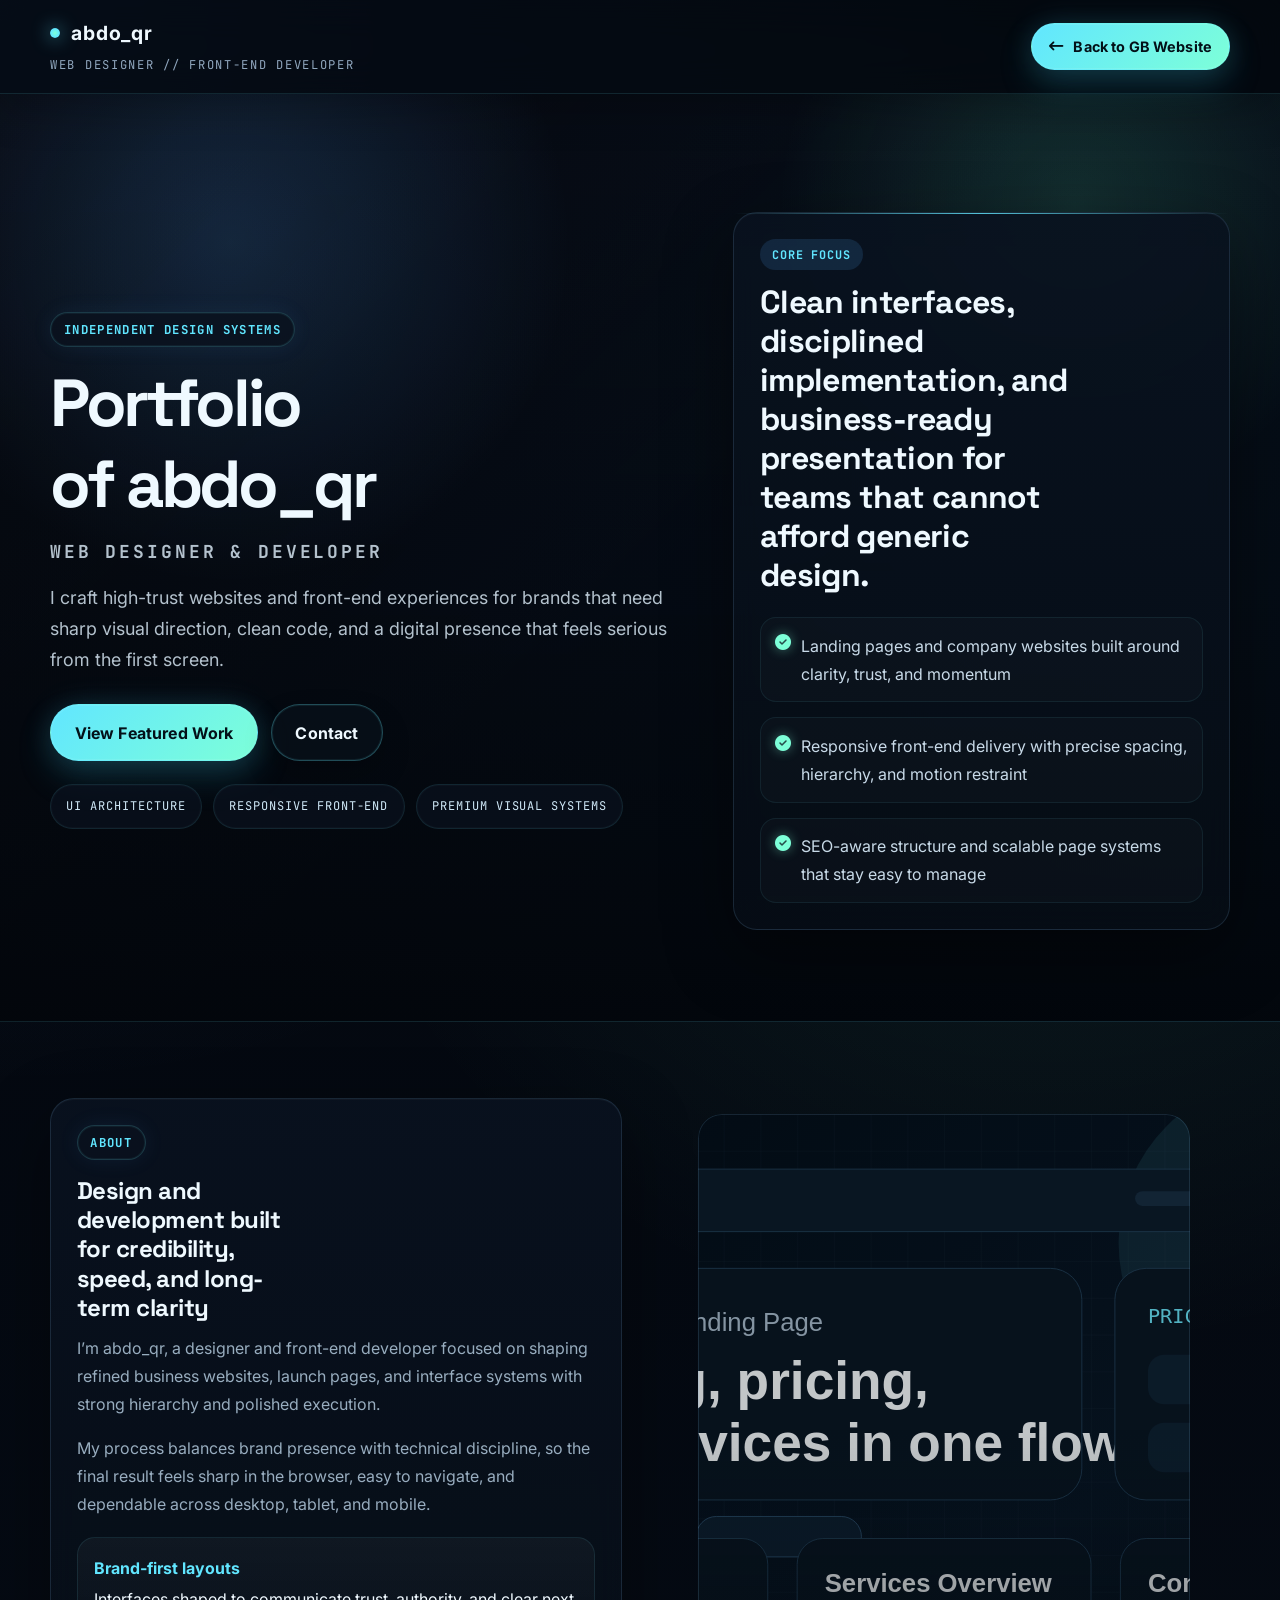
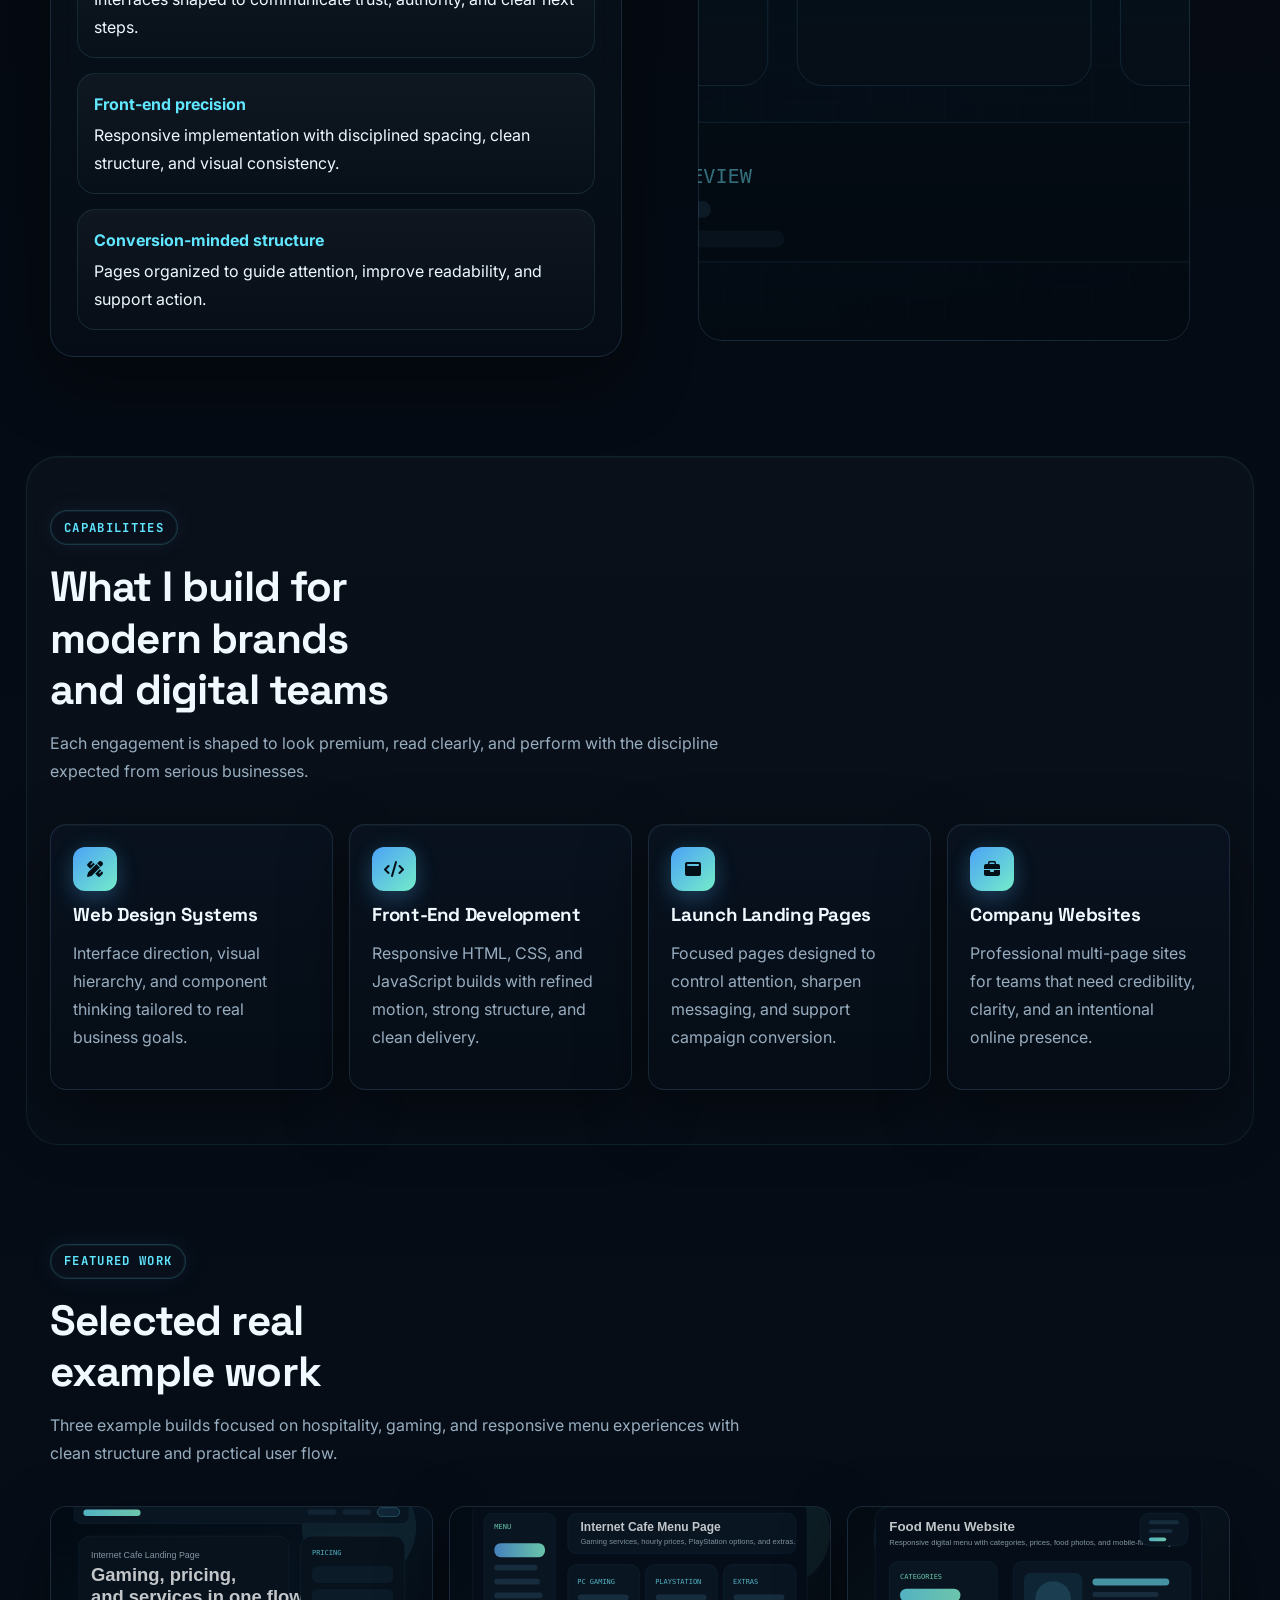
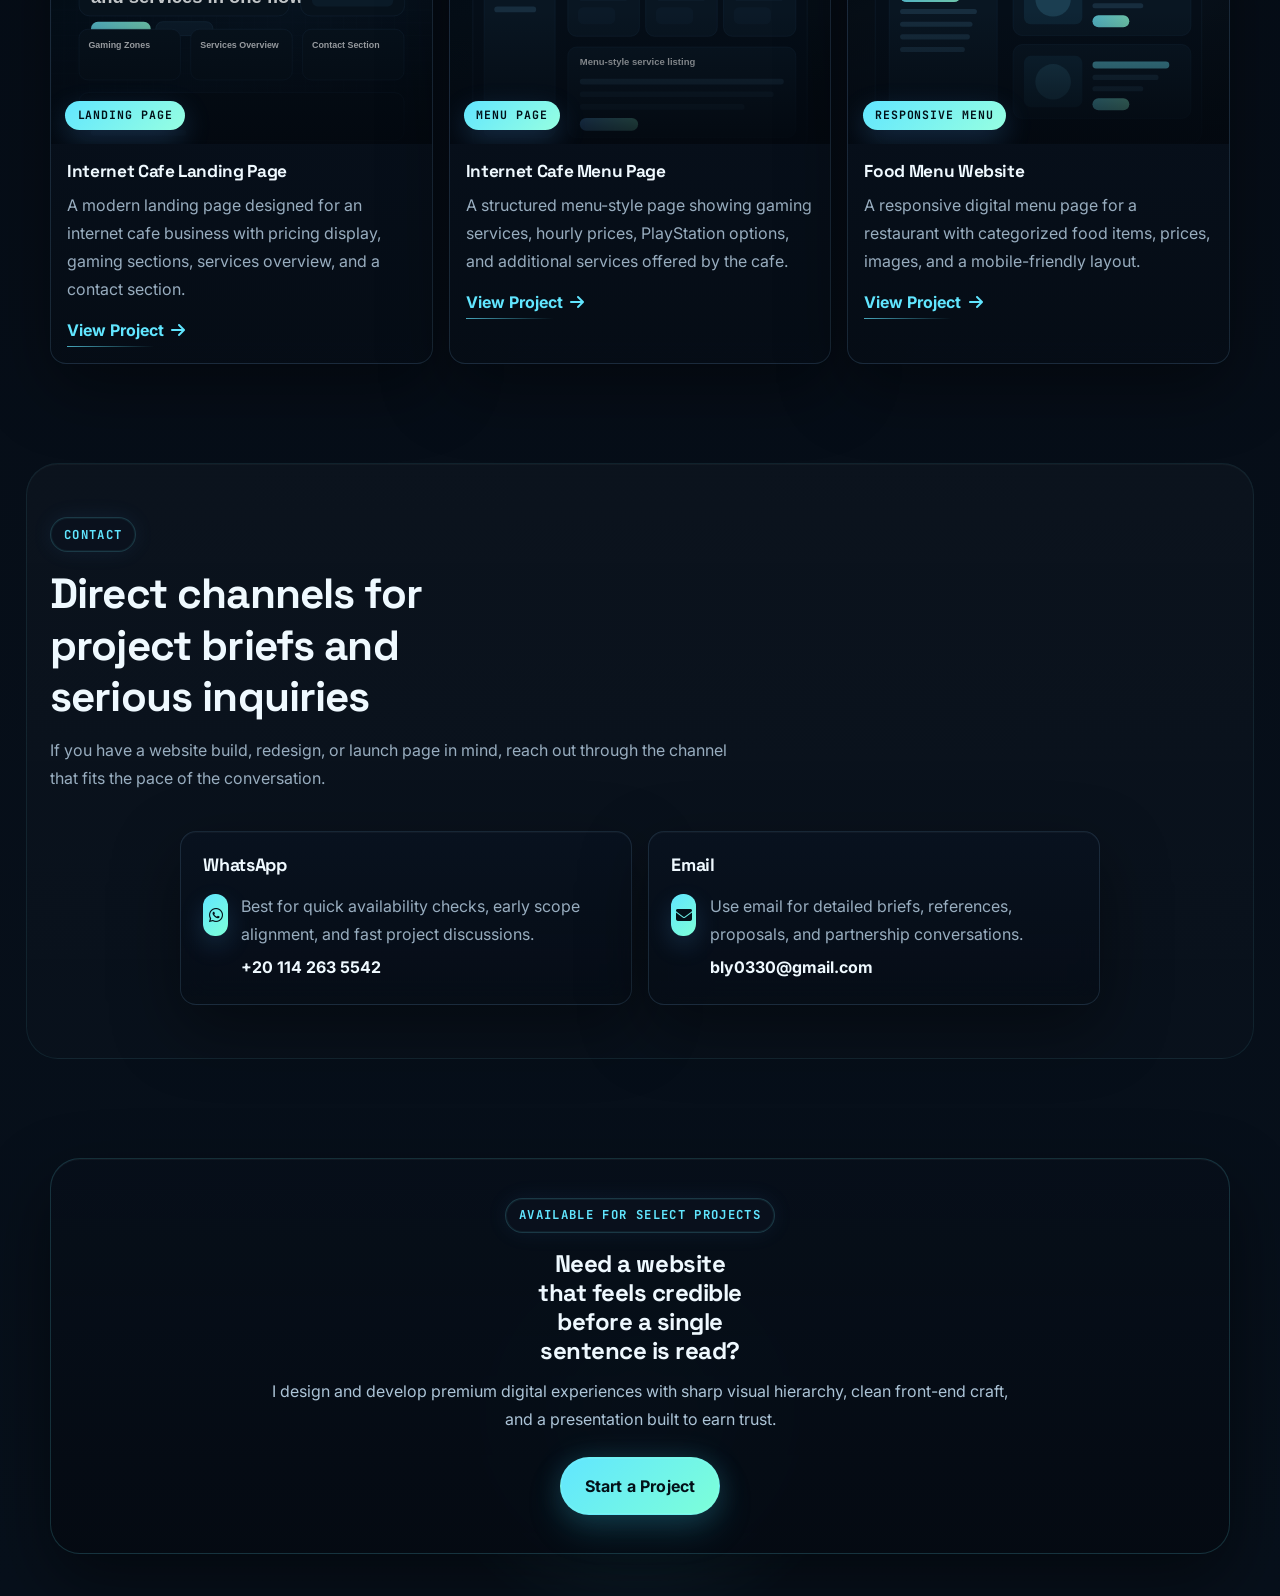
<file: portfolio.html>
<!DOCTYPE html>
<!--
Website Designer: abdo_qr
Developer: abdo_qr
Portfolio Page: portfolio.html
-->
<html lang="en" dir="ltr">
<head>
  <script async src="https://pagead2.googlesyndication.com/pagead/js/adsbygoogle.js?client=ca-pub-7395182771810716"
     crossorigin="anonymous"></script>
  <meta name="google-adsense-account" content="ca-pub-7395182771810716">
  <meta charset="UTF-8">
  <meta name="viewport" content="width=device-width, initial-scale=1.0">
  <title>abdo_qr | Web Designer &amp; Front-End Developer</title>
  <meta name="description" content="Premium portfolio for abdo_qr, showcasing modern web design, front-end development, landing pages, and high-trust digital experiences.">
  <meta name="keywords" content="abdo_qr portfolio, web designer, front-end developer, landing pages, business websites">
  <meta name="robots" content="noindex, nofollow">
  <meta name="author" content="abdo_qr">
  <meta name="designer" content="abdo_qr">
  <meta name="developer" content="abdo_qr">
  <meta property="og:type" content="website">
  <meta property="og:title" content="abdo_qr | Web Designer &amp; Front-End Developer">
  <meta property="og:description" content="Premium portfolio for abdo_qr, focused on web design, front-end systems, and polished digital presentation.">
  <meta property="og:image" content="https://gbcomp.com/images/project1.svg">
  <meta property="og:url" content="https://gbcomp.com/portfolio.html">
  <meta name="twitter:card" content="summary_large_image">
  <meta name="twitter:title" content="abdo_qr | Web Designer &amp; Front-End Developer">
  <meta name="twitter:description" content="Premium portfolio for abdo_qr, focused on web design, front-end systems, and polished digital presentation.">
  <meta name="twitter:image" content="https://gbcomp.com/images/project1.svg">
  <link rel="preconnect" href="https://fonts.googleapis.com">
  <link rel="preconnect" href="https://fonts.gstatic.com" crossorigin>
  <link href="https://fonts.googleapis.com/css2?family=Cairo:wght@400;500;600;700&family=Inter:wght@400;500;600;700&family=JetBrains+Mono:wght@500;700&family=Noto+Kufi+Arabic:wght@400;500;700&family=Space+Grotesk:wght@500;600;700&family=Tajawal:wght@400;500;700&display=swap" rel="stylesheet">
  <link rel="stylesheet" href="https://cdnjs.cloudflare.com/ajax/libs/font-awesome/6.5.2/css/all.min.css">
  <link rel="stylesheet" href="style.css">
</head>
<body class="portfolio-page">
  <header class="portfolio-topbar">
    <div class="container portfolio-topbar-inner">
      <div class="portfolio-signature" aria-label="abdo_qr personal brand">
        <span class="portfolio-signature-label">abdo_qr</span>
        <p>Web Designer // Front-End Developer</p>
      </div>
      <a class="btn btn-sm portfolio-back-link" href="index.html">
        <i class="fa-solid fa-arrow-left-long"></i>
        <span>Back to GB Website</span>
      </a>
    </div>
  </header>

  <main class="portfolio-shell">
    <section class="page-hero portfolio-hero">
      <div class="container portfolio-hero-grid">
        <div class="portfolio-hero-copy">
          <span class="eyebrow">Independent Design Systems</span>
          <h1>Portfolio of abdo_qr</h1>
          <p class="portfolio-role">Web Designer &amp; Developer</p>
          <p>I craft high-trust websites and front-end experiences for brands that need sharp visual direction, clean code, and a digital presence that feels serious from the first screen.</p>
          <div class="hero-actions">
            <a class="btn" href="#portfolio-projects">View Featured Work</a>
            <a class="btn btn-outline" href="#portfolio-contact">Contact</a>
          </div>
          <ul class="portfolio-signal-bar" aria-label="Core strengths">
            <li>UI architecture</li>
            <li>Responsive front-end</li>
            <li>Premium visual systems</li>
          </ul>
        </div>
        <aside class="split-card portfolio-spotlight">
          <span class="portfolio-mini-label">Core Focus</span>
          <h2>Clean interfaces, disciplined implementation, and business-ready presentation for teams that cannot afford generic design.</h2>
          <ul class="check-list">
            <li><i class="fa-solid fa-circle-check"></i> <span>Landing pages and company websites built around clarity, trust, and momentum</span></li>
            <li><i class="fa-solid fa-circle-check"></i> <span>Responsive front-end delivery with precise spacing, hierarchy, and motion restraint</span></li>
            <li><i class="fa-solid fa-circle-check"></i> <span>SEO-aware structure and scalable page systems that stay easy to manage</span></li>
          </ul>
        </aside>
      </div>
    </section>

    <section class="section">
      <div class="container split-grid">
        <article class="split-card portfolio-about-card">
          <span class="eyebrow">About</span>
          <h2>Design and development built for credibility, speed, and long-term clarity</h2>
          <p>I&rsquo;m abdo_qr, a designer and front-end developer focused on shaping refined business websites, launch pages, and interface systems with strong hierarchy and polished execution.</p>
          <p class="portfolio-note">My process balances brand presence with technical discipline, so the final result feels sharp in the browser, easy to navigate, and dependable across desktop, tablet, and mobile.</p>
          <div class="portfolio-metrics">
            <div class="portfolio-metric">
              <strong>Brand-first layouts</strong>
              <span>Interfaces shaped to communicate trust, authority, and clear next steps.</span>
            </div>
            <div class="portfolio-metric">
              <strong>Front-end precision</strong>
              <span>Responsive implementation with disciplined spacing, clean structure, and visual consistency.</span>
            </div>
            <div class="portfolio-metric">
              <strong>Conversion-minded structure</strong>
              <span>Pages organized to guide attention, improve readability, and support action.</span>
            </div>
          </div>
        </article>

        <figure class="media-panel">
          <img src="images/project1.svg" alt="Dark creative developer workspace with multiple screens and web interface concepts">
        </figure>
      </div>
    </section>

    <section class="section section-soft portfolio-band">
      <div class="container">
        <div class="section-heading">
          <span class="eyebrow">Capabilities</span>
          <h2>What I build for modern brands and digital teams</h2>
          <p>Each engagement is shaped to look premium, read clearly, and perform with the discipline expected from serious businesses.</p>
        </div>

        <div class="card-grid card-grid-4">
          <article class="service-card">
            <i class="fa-solid fa-pen-ruler"></i>
            <h3>Web Design Systems</h3>
            <p>Interface direction, visual hierarchy, and component thinking tailored to real business goals.</p>
          </article>
          <article class="service-card">
            <i class="fa-solid fa-code"></i>
            <h3>Front-End Development</h3>
            <p>Responsive HTML, CSS, and JavaScript builds with refined motion, strong structure, and clean delivery.</p>
          </article>
          <article class="service-card">
            <i class="fa-solid fa-window-maximize"></i>
            <h3>Launch Landing Pages</h3>
            <p>Focused pages designed to control attention, sharpen messaging, and support campaign conversion.</p>
          </article>
          <article class="service-card">
            <i class="fa-solid fa-briefcase"></i>
            <h3>Company Websites</h3>
            <p>Professional multi-page sites for teams that need credibility, clarity, and an intentional online presence.</p>
          </article>
        </div>
      </div>
    </section>

    <section class="section" id="portfolio-projects">
      <div class="container">
        <div class="section-heading">
          <span class="eyebrow">Featured Work</span>
          <h2>Selected real example work</h2>
          <p>Three example builds focused on hospitality, gaming, and responsive menu experiences with clean structure and practical user flow.</p>
        </div>

        <div class="product-grid">
          <article class="product-card">
            <div class="product-media">
              <img src="images/project1.svg" alt="Preview of the Internet Cafe Landing Page project">
              <span class="tag">Landing Page</span>
            </div>
            <div class="product-content">
              <h3>Internet Cafe Landing Page</h3>
              <p>A modern landing page designed for an internet cafe business with pricing display, gaming sections, services overview, and a contact section.</p>
              <a class="portfolio-project-link" href="images/project1.svg" target="_blank" rel="noopener">View Project <i class="fa-solid fa-arrow-right"></i></a>
            </div>
          </article>

          <article class="product-card">
            <div class="product-media">
              <img src="images/project2.svg" alt="Preview of the Internet Cafe Menu Page project">
              <span class="tag">Menu Page</span>
            </div>
            <div class="product-content">
              <h3>Internet Cafe Menu Page</h3>
              <p>A structured menu-style page showing gaming services, hourly prices, PlayStation options, and additional services offered by the cafe.</p>
              <a class="portfolio-project-link" href="images/project2.svg" target="_blank" rel="noopener">View Project <i class="fa-solid fa-arrow-right"></i></a>
            </div>
          </article>

          <article class="product-card">
            <div class="product-media">
              <img src="images/project3.svg" alt="Preview of the Food Menu Website project">
              <span class="tag">Responsive Menu</span>
            </div>
            <div class="product-content">
              <h3>Food Menu Website</h3>
              <p>A responsive digital menu page for a restaurant with categorized food items, prices, images, and a mobile-friendly layout.</p>
              <a class="portfolio-project-link" href="images/project3.svg" target="_blank" rel="noopener">View Project <i class="fa-solid fa-arrow-right"></i></a>
            </div>
          </article>
        </div>
      </div>
    </section>

    <section class="section section-soft portfolio-band" id="portfolio-contact">
      <div class="container">
        <div class="section-heading">
          <span class="eyebrow">Contact</span>
          <h2>Direct channels for project briefs and serious inquiries</h2>
          <p>If you have a website build, redesign, or launch page in mind, reach out through the channel that fits the pace of the conversation.</p>
        </div>

        <div class="card-grid card-grid-2 portfolio-contact-grid">
          <article class="contact-info">
            <h3>WhatsApp</h3>
            <ul>
              <li>
                <i class="fa-brands fa-whatsapp"></i>
                <div>
                  <p>Best for quick availability checks, early scope alignment, and fast project discussions.</p>
                  <a href="https://wa.me/201142635542" target="_blank" rel="noopener">+20 114 263 5542</a>
                </div>
              </li>
            </ul>
          </article>

          <article class="contact-info">
            <h3>Email</h3>
            <ul>
              <li>
                <i class="fa-solid fa-envelope"></i>
                <div>
                  <p>Use email for detailed briefs, references, proposals, and partnership conversations.</p>
                  <a href="mailto:bly0330@gmail.com">bly0330@gmail.com</a>
                </div>
              </li>
            </ul>
          </article>
        </div>
      </div>
    </section>

    <section class="section cta-band portfolio-footer">
      <div class="container">
        <span class="eyebrow">Available For Select Projects</span>
        <h2>Need a website that feels credible before a single sentence is read?</h2>
        <p>I design and develop premium digital experiences with sharp visual hierarchy, clean front-end craft, and a presentation built to earn trust.</p>
        <a class="btn" href="https://khamsat.com/programming/custom-website-development/4100629-%D8%A5%D9%86%D8%B4%D8%A7%D8%A1-%D9%85%D9%88%D9%82%D8%B9-%D9%88%D9%8A%D8%A8-%D8%B9%D8%B5%D8%B1%D9%8A-%D9%88%D9%85%D8%AA%D8%AC%D8%A7%D9%88%D8%A8-%D9%84%D8%B9%D8%B1%D8%B6-%D8%A3%D8%B9%D9%85%D8%A7%D9%84%D9%83-%D8%A3%D9%88-%D9%85%D9%86%D8%AA%D8%AC%D8%A7%D8%AA%D9%83">Start a Project</a>
      </div>
    </section>
  </main>
</body>
</html>
</file>
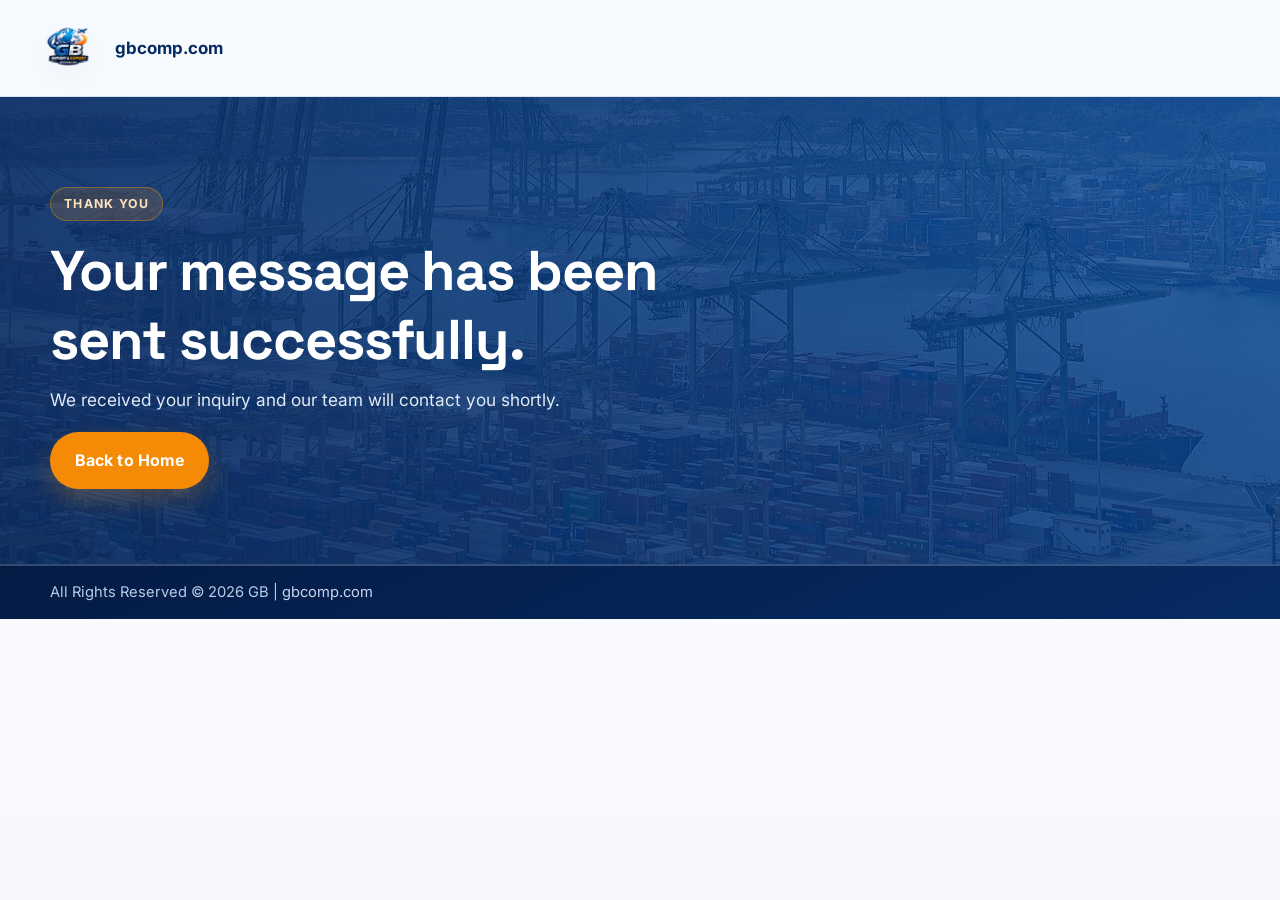
<file: thank-you.html>
<!DOCTYPE html>
<html lang="en" dir="ltr">
<head>
  <meta charset="UTF-8">
  <meta name="viewport" content="width=device-width, initial-scale=1.0">
  <link rel="icon" type="image/svg+xml" href="logo.svg">
  <link rel="icon" type="image/png" sizes="32x32" href="logo.svg">
  <link rel="shortcut icon" href="logo.svg">
  <title>Thank You | GB</title>
  <meta name="description" content="Thank you for contacting GB. Your message has been received.">
  <meta name="robots" content="noindex, nofollow">
  <link rel="canonical" href="https://gbcomp.com/thank-you.html">
  <link rel="preconnect" href="https://fonts.googleapis.com">
  <link rel="preconnect" href="https://fonts.gstatic.com" crossorigin>
  <link href="https://fonts.googleapis.com/css2?family=Cairo:wght@400;500;600;700&family=Inter:wght@400;500;600;700&family=Noto+Kufi+Arabic:wght@400;500;700&family=Space+Grotesk:wght@500;600;700&family=Tajawal:wght@400;500;700&display=swap" rel="stylesheet">
  <link rel="stylesheet" href="https://cdnjs.cloudflare.com/ajax/libs/font-awesome/6.5.2/css/all.min.css">
  <link rel="stylesheet" href="style.css">
  <script defer src="script.js"></script>
</head>
<body data-page="thank-you">
  <header class="site-header">
    <div class="container nav-wrap">
      <a class="brand" href="index.html" aria-label="GB Home">
        <img class="brand-logo" src="logo.svg" alt="GB Company Logo" width="220" height="60" decoding="async">
        <span class="brand-text">gbcomp.com</span>
      </a>
    </div>
  </header>

  <main>
    <section class="page-hero" style="--hero-image: url('images/home/hero/hero-logistics-terminal.jpg');">
      <div class="container reveal">
        <span class="eyebrow">Thank You</span>
        <h1>Your message has been sent successfully.</h1>
        <p>We received your inquiry and our team will contact you shortly.</p>
        <a class="btn" href="index.html">Back to Home</a>
      </div>
    </section>
  </main>

  <footer class="site-footer">
    <div class="footer-bottom">
      <div class="container footer-bottom-content">
        <p>All Rights Reserved &copy; <span data-year></span> GB | <a href="https://gbcomp.com/">gbcomp.com</a></p>
      </div>
    </div>
  </footer>
</body>
</html>
</file>
<file: style.css>
:root {
  --color-primary: #062b63;
  --color-secondary: #0e6ccb;
  --color-accent: #f58a07;
  --color-bg: #f3f6fa;
  --color-white: #ffffff;
  --color-text: #1b2230;
  --color-muted: #4f5f78;
  --color-border: #d5deea;
  --color-footer: #041b44;
  --color-footer-muted: #c7d6ee;

  --radius-sm: 10px;
  --radius-md: 16px;
  --radius-lg: 24px;
  --radius-pill: 999px;

  --shadow-sm: 0 10px 28px rgba(6, 43, 99, 0.09);
  --shadow-md: 0 18px 40px rgba(6, 43, 99, 0.13);
  --shadow-lg: 0 24px 54px rgba(4, 27, 68, 0.18);

  --space-1: 0.5rem;
  --space-2: 0.75rem;
  --space-3: 1rem;
  --space-4: 1.25rem;
  --space-5: 1.5rem;
  --space-6: 2rem;
  --space-7: 2.5rem;
  --space-8: 3.5rem;

  --max-width: 1180px;
  --header-height: clamp(78px, 9vw, 96px);
  --transition: 220ms ease;
  --header-progress: 0;
  --nav-collapse-progress: 0;
  --header-offset-y: 0px;
  --header-opacity: 1;
  --branding-progress: 0;
  --brand-layer-x: 0px;
  --brand-layer-y: 0px;
  --brand-layer-scale: 1;
  --brand-layer-opacity: 0;
  --brand-layer-blur: 0px;
  --brand-source-width: 180px;
  --brand-source-height: 52px;

  --font-body-en: "Inter", "Source Sans 3", sans-serif;
  --font-heading-en: "Space Grotesk", "Inter", sans-serif;
  --font-body-ar: "Cairo", "Tajawal", sans-serif;
  --font-heading-ar: "Noto Kufi Arabic", "Cairo", sans-serif;
}

* {
  box-sizing: border-box;
}

html {
  scroll-behavior: smooth;
  overflow-x: clip;
}

body {
  position: relative;
  isolation: isolate;
  min-width: 320px;
  margin: 0;
  color: var(--color-text);
  font-family: var(--font-body-en);
  line-height: 1.75;
  text-align: start;
  overflow-x: clip;
  background: linear-gradient(180deg, #f9fbfd 0%, #f6f8fc 48%, #f3f6fa 100%);
}

body.modal-open {
  overflow: hidden;
}

html[lang="ar"] body {
  font-family: var(--font-body-ar);
}

h1,
h2,
h3,
h4 {
  margin: 0 0 0.72rem;
  line-height: 1.22;
  letter-spacing: -0.02em;
  font-family: var(--font-heading-en);
  color: var(--color-text);
  text-wrap: balance;
  overflow-wrap: anywhere;
}

html[lang="ar"] h1,
html[lang="ar"] h2,
html[lang="ar"] h3,
html[lang="ar"] h4 {
  letter-spacing: 0;
  font-family: var(--font-heading-ar);
}

p {
  margin: 0 0 1rem;
  color: var(--color-muted);
  overflow-wrap: anywhere;
  text-wrap: pretty;
}

a {
  color: inherit;
  text-decoration: none;
  overflow-wrap: anywhere;
}

img {
  width: 100%;
  max-width: 100%;
  height: auto;
  display: block;
  border-radius: var(--radius-md);
}

svg {
  max-width: 100%;
}

ul {
  margin: 0;
  padding: 0;
  list-style: none;
}

button,
input,
textarea,
a {
  font: inherit;
}

main,
section,
article,
aside,
nav,
div,
figure,
figcaption {
  min-width: 0;
}

.sr-only {
  position: absolute;
  width: 1px;
  height: 1px;
  padding: 0;
  margin: -1px;
  overflow: hidden;
  clip: rect(0, 0, 0, 0);
  white-space: nowrap;
  border: 0;
}

button:focus-visible,
a:focus-visible,
input:focus-visible,
textarea:focus-visible {
  outline: 3px solid rgba(14, 108, 203, 0.35);
  outline-offset: 2px;
}

.container {
  width: min(var(--max-width), calc(100% - 2 * clamp(1rem, 3vw, 2rem)));
  margin-inline: auto;
  position: relative;
  z-index: 2;
}

main {
  position: relative;
  z-index: 2;
}

.narrow {
  width: min(790px, 100%);
}

.section {
  padding-block: clamp(4rem, 6vw, 6.6rem);
}

.section-soft {
  background: transparent;
  border-block: none;
}

.section-heading {
  max-width: 790px;
  margin-block-end: clamp(1.6rem, 3vw, 2.8rem);
}

.eyebrow {
  display: inline-flex;
  align-items: center;
  gap: 0.42rem;
  margin-block-end: 1rem;
  padding: 0.35rem 0.8rem;
  border-radius: var(--radius-pill);
  border: 1px solid rgba(14, 108, 203, 0.25);
  background: rgba(14, 108, 203, 0.08);
  color: var(--color-primary);
  font-size: 0.77rem;
  font-weight: 700;
  text-transform: uppercase;
  letter-spacing: 0.11em;
}

.btn {
  display: inline-flex;
  align-items: center;
  justify-content: center;
  gap: 0.45rem;
  min-height: 48px;
  border-radius: var(--radius-pill);
  padding: 0.86rem 1.48rem;
  border: 1px solid transparent;
  color: var(--color-white);
  font-weight: 700;
  letter-spacing: 0.01em;
  background: var(--color-accent);
  box-shadow: 0 10px 24px rgba(245, 138, 7, 0.25);
  transition: transform var(--transition), box-shadow var(--transition), filter var(--transition), background-color var(--transition);
}

.btn:hover {
  transform: translateY(-2px);
  box-shadow: 0 14px 30px rgba(245, 138, 7, 0.3);
  filter: saturate(1.08);
}

.btn:active {
  transform: translateY(0);
}

.btn-outline {
  color: var(--color-primary);
  border-color: rgba(6, 43, 99, 0.4);
  background: transparent;
  box-shadow: none;
}

.btn-outline:hover {
  color: var(--color-white);
  border-color: var(--color-secondary);
  background: var(--color-secondary);
  box-shadow: 0 10px 24px rgba(14, 108, 203, 0.24);
}

.btn-sm {
  font-size: 0.9rem;
  min-height: 42px;
  padding: 0.62rem 1.06rem;
}

.site-header {
  position: sticky;
  inset-block-start: 0;
  width: 100%;
  z-index: 1200;
  transform: translate3d(0, var(--header-offset-y), 0);
  opacity: var(--header-opacity);
  backdrop-filter: blur(14px);
  background: rgba(248, 251, 254, calc(0.9 + var(--header-progress) * 0.07));
  border-block-end: 1px solid rgba(213, 222, 234, calc(0.86 + var(--header-progress) * 0.1));
  box-shadow: 0 18px 34px rgba(6, 43, 99, calc(0.04 + var(--header-progress) * 0.08));
  will-change: transform, opacity;
  transition: background-color 280ms ease, border-color 280ms ease, box-shadow 280ms ease;
}

.site-header .nav-wrap {
  width: 100%;
  max-width: none;
  margin-inline: 0;
  padding-inline: clamp(1rem, 3vw, 2.75rem);
}

.nav-wrap {
  position: relative;
  min-height: var(--header-height);
  display: grid;
  grid-template-columns: minmax(0, auto) minmax(0, 1fr) auto;
  align-items: center;
  gap: clamp(1rem, 2vw, 1.65rem);
  padding-block: 0.9rem;
}

.brand {
  grid-column: 1;
  display: inline-flex;
  align-items: center;
  gap: 0.92rem;
  min-width: 0;
  justify-self: start;
}

.brand-logo {
  height: clamp(50px, 5.4vw, 62px);
  width: auto;
  max-width: clamp(132px, 17vw, 220px);
  object-fit: contain;
  border-radius: 8px;
  display: block;
  filter: drop-shadow(0 10px 20px rgba(6, 43, 99, 0.08));
}

.brand-text {
  font-weight: 700;
  color: var(--color-primary);
  font-size: clamp(0.94rem, 1.6vw, 1.06rem);
  line-height: 1.2;
  white-space: nowrap;
  overflow: hidden;
  text-overflow: ellipsis;
}

.header-tools {
  grid-column: 3;
  display: flex;
  align-items: center;
  gap: 0.72rem;
  margin-inline-start: auto;
  flex-shrink: 0;
}

.nav-toggle {
  display: inline-flex;
  align-items: center;
  justify-content: center;
  gap: 0.55rem;
  width: auto;
  min-width: 54px;
  height: 46px;
  padding-inline: 0.9rem;
  border: 1px solid var(--color-border);
  border-radius: 11px;
  background: var(--color-white);
  color: var(--color-primary);
  cursor: pointer;
  overflow: hidden;
  white-space: nowrap;
  opacity: 1;
  pointer-events: auto;
  transform: translateY(0) scale(1);
  border-color: rgba(213, 222, 234, 0.95);
  box-shadow: 0 12px 24px rgba(6, 43, 99, 0.14);
  transition:
    width var(--transition),
    padding var(--transition),
    opacity var(--transition),
    transform var(--transition),
    box-shadow var(--transition),
    color var(--transition),
    border-color var(--transition),
    background-color var(--transition);
}

.nav-toggle:hover {
  transform: translateY(-1px);
  border-color: rgba(6, 43, 99, 0.28);
  box-shadow: 0 14px 26px rgba(6, 43, 99, 0.14);
}

.nav-toggle i {
  font-size: 1rem;
  pointer-events: none;
}

.nav-toggle-text {
  max-width: 4.8rem;
  opacity: 1;
  overflow: hidden;
  white-space: nowrap;
  font-size: 0.85rem;
  font-weight: 700;
  transition: max-width var(--transition), opacity var(--transition);
}

.logo-scroll-layer {
  position: fixed;
  inset: 0;
  z-index: 1;
  pointer-events: none;
  overflow: clip;
}

.logo-scroll-layer__inner {
  position: absolute;
  inset-block-start: 0;
  inset-inline-start: 0;
  width: var(--brand-source-width);
  height: var(--brand-source-height);
  opacity: var(--brand-layer-opacity);
  transform: translate3d(var(--brand-layer-x), var(--brand-layer-y), 0) scale(var(--brand-layer-scale));
  transform-origin: center;
  filter: saturate(0.82) brightness(0.98) blur(var(--brand-layer-blur));
  will-change: transform, opacity, filter;
}

.logo-scroll-layer__inner::before {
  content: "";
  position: absolute;
  inset: -18% -12%;
  border-radius: 50%;
  background: radial-gradient(circle, rgba(255, 255, 255, 0.24), transparent 68%);
  opacity: calc(var(--branding-progress) * 0.32);
  filter: blur(18px);
}

.logo-scroll-layer__inner img {
  width: 100%;
  height: 100%;
  object-fit: contain;
  border-radius: 0;
}

.site-nav {
  grid-column: 2;
  display: flex;
  align-items: center;
  justify-content: center;
  gap: clamp(1rem, 2vw, 1.45rem);
  min-width: 0;
  padding-inline: clamp(0.4rem, 1vw, 0.9rem);
  transition: opacity var(--transition), transform var(--transition), visibility var(--transition);
}

.site-nav ul {
  display: flex;
  align-items: center;
  justify-content: center;
  flex-wrap: wrap;
  gap: 0.32rem;
  min-width: 0;
  flex: 1 1 auto;
  transition: opacity var(--transition), transform var(--transition);
}

.site-nav ul a {
  position: relative;
  display: inline-flex;
  align-items: center;
  justify-content: center;
  min-height: 44px;
  border-radius: var(--radius-pill);
  padding: 0.52rem 0.84rem;
  font-weight: 600;
  color: var(--color-text);
  transition: color var(--transition), background-color var(--transition), transform var(--transition);
}

.site-nav ul a:hover,
.site-nav ul a.active {
  color: var(--color-primary);
  background: rgba(14, 108, 203, 0.1);
}

.site-nav ul a.active::after {
  content: "";
  position: absolute;
  inset-inline: 26%;
  inset-block-end: 0.18rem;
  height: 2px;
  border-radius: 10px;
  background: var(--color-accent);
}

.site-nav ul a:hover {
  transform: translateY(-1px);
}

.nav-actions {
  display: flex;
  align-items: center;
  gap: 0.72rem;
  flex-shrink: 0;
  margin-inline-start: auto;
  transition: opacity var(--transition), transform var(--transition);
}

.nav-cta {
  white-space: nowrap;
}

.lang-switch {
  display: inline-flex;
  align-items: center;
  gap: 0.24rem;
  border: 1px solid var(--color-border);
  border-radius: var(--radius-pill);
  padding: 0.2rem;
  background: var(--color-white);
}

.lang-btn {
  min-height: 36px;
  min-width: 42px;
  border: none;
  border-radius: var(--radius-pill);
  padding: 0.35rem 0.65rem;
  font-size: 0.8rem;
  font-weight: 700;
  color: var(--color-muted);
  background: transparent;
  cursor: pointer;
  transition: color var(--transition), background-color var(--transition), transform var(--transition);
}

.lang-btn:hover {
  color: var(--color-primary);
  transform: translateY(-1px);
}

.lang-btn.active {
  color: var(--color-white);
  background: var(--color-secondary);
}

body:not(.header-condensed) .site-nav ul,
body:not(.header-condensed) .nav-actions {
  opacity: 1;
  transform: none;
}

body.header-condensed .nav-toggle {
  width: auto;
  min-width: 52px;
  padding-inline: 0.88rem;
  opacity: 1;
  pointer-events: auto;
  transform: translateY(0) scale(1);
  border-color: rgba(213, 222, 234, 0.95);
  box-shadow: 0 12px 24px rgba(6, 43, 99, 0.14);
}

body.header-condensed .nav-toggle-text {
  max-width: 4.6rem;
  opacity: 1;
}

.site-nav.open,
body.header-condensed .site-nav {
  position: absolute;
  inset-block-start: calc(100% + 0.4rem);
  inset-inline-end: 0;
  width: min(430px, calc(100vw - 2rem));
  padding: 1rem;
  border: 1px solid rgba(213, 222, 234, 0.95);
  border-radius: 22px;
  background: rgba(255, 255, 255, 0.98);
  box-shadow: var(--shadow-md);
  flex-direction: column;
  align-items: stretch;
  justify-content: flex-start;
  gap: 0.8rem;
  visibility: hidden;
  opacity: 0;
  transform: translateY(-10px) scale(0.985);
  pointer-events: none;
}

.site-nav.open {
  visibility: visible;
  opacity: 1;
  transform: translateY(0) scale(1);
  pointer-events: auto;
}

.site-nav.open ul,
.site-nav.open .nav-actions,
body.header-condensed .site-nav ul,
body.header-condensed .nav-actions {
  flex-direction: column;
  align-items: stretch;
  justify-content: flex-start;
  margin-inline-start: 0;
  opacity: 1;
  transform: none;
}

.site-nav.open ul a,
.site-nav.open .nav-actions .btn,
body.header-condensed .site-nav ul a,
body.header-condensed .nav-actions .btn {
  width: 100%;
  justify-content: center;
}

.site-nav.open ul a.active::after,
body.header-condensed .site-nav ul a.active::after {
  inset-inline: 22%;
}

.hero {
  position: relative;
  overflow: hidden;
}

.hero-home {
  position: relative;
  color: #eef5ff;
  padding-block: clamp(4.2rem, 8vw, 7rem) clamp(3.2rem, 6vw, 5.2rem);
  background:
    linear-gradient(110deg, rgba(6, 43, 99, 0.92), rgba(8, 58, 128, 0.82)),
    var(--hero-image) center / cover no-repeat;
}

.hero-home::before,
.hero-home::after {
  content: "";
  position: absolute;
  pointer-events: none;
}

.hero-home::before {
  inset-inline-start: -120px;
  inset-block-start: -110px;
  width: 300px;
  height: 300px;
  border-radius: 50%;
  background: radial-gradient(circle, rgba(14, 108, 203, 0.25), transparent 72%);
}

.hero-home::after {
  inset-inline-end: -150px;
  inset-block-end: -170px;
  width: 340px;
  height: 340px;
  border-radius: 50%;
  background: radial-gradient(circle, rgba(245, 138, 7, 0.22), transparent 73%);
}

.hero-grid {
  display: grid;
  grid-template-columns: minmax(0, 1.08fr) minmax(0, 0.92fr);
  gap: clamp(1.4rem, 4vw, 2.8rem);
  align-items: center;
}

.hero-copy h1 {
  max-width: 12.5ch;
  font-size: clamp(2.3rem, 5vw, 4.15rem);
  margin-block-end: 1rem;
  color: #ffffff;
}

.hero-copy p {
  max-width: 62ch;
  color: rgba(232, 242, 255, 0.95);
  font-size: clamp(1rem, 1.3vw, 1.12rem);
}

.hero-actions {
  display: flex;
  flex-wrap: wrap;
  gap: 0.78rem;
  margin-block: 1.7rem 1.15rem;
}

.trust-strip {
  display: flex;
  flex-wrap: wrap;
  gap: 0.58rem;
}

.trust-strip span {
  display: inline-flex;
  align-items: center;
  border-radius: var(--radius-pill);
  padding: 0.36rem 0.72rem;
  border: 1px solid rgba(255, 255, 255, 0.23);
  background: rgba(255, 255, 255, 0.12);
  color: #f5f9ff;
  font-size: 0.83rem;
  font-weight: 600;
}

.trust-band {
  padding-block: 0 0.8rem;
  margin-block-start: clamp(-1.8rem, -3vw, -1rem);
}

.trust-shell {
  padding: clamp(1rem, 2vw, 1.4rem);
  border: 1px solid rgba(213, 222, 234, 0.92);
  border-radius: 24px;
  background: rgba(255, 255, 255, 0.9);
  box-shadow: var(--shadow-md);
  backdrop-filter: blur(12px);
}

.trust-intro {
  max-width: 760px;
  margin-block-end: 1rem;
}

.trust-grid {
  display: grid;
  grid-template-columns: repeat(4, minmax(0, 1fr));
  gap: 0.9rem;
}

.trust-item {
  height: 100%;
  padding: 1rem;
  border-radius: 20px;
  border: 1px solid rgba(213, 222, 234, 0.88);
  background: linear-gradient(180deg, rgba(255, 255, 255, 0.92), rgba(245, 248, 253, 0.92));
}

.trust-item i {
  width: 44px;
  height: 44px;
  margin-block-end: 0.8rem;
  border-radius: 14px;
  display: grid;
  place-items: center;
  color: var(--color-white);
  background: linear-gradient(145deg, var(--color-primary), var(--color-secondary));
}

.trust-item h3 {
  margin-block-end: 0.38rem;
  font-size: 1rem;
}

.trust-item p {
  margin-bottom: 0;
  font-size: 0.94rem;
}

.stats-section {
  padding-block: clamp(3.6rem, 5vw, 5rem);
}

.stats-layout {
  display: grid;
  grid-template-columns: minmax(0, 0.78fr) minmax(0, 1.22fr);
  gap: clamp(1.2rem, 3vw, 2rem);
  align-items: start;
}

.stats-copy {
  max-width: 34rem;
}

.stats-grid {
  display: grid;
  grid-template-columns: repeat(4, minmax(0, 1fr));
  gap: 1rem;
}

.stat-card {
  padding: clamp(1rem, 2vw, 1.35rem);
  border-radius: 22px;
  border: 1px solid rgba(213, 222, 234, 0.9);
  background: rgba(255, 255, 255, 0.92);
  box-shadow: var(--shadow-sm);
}

.stat-value {
  display: inline-flex;
  align-items: baseline;
  gap: 0.12rem;
  margin-bottom: 0.55rem;
  font-family: var(--font-heading-en);
  font-size: clamp(2rem, 3vw, 2.7rem);
  line-height: 1;
  color: var(--color-primary);
}

html[lang="ar"] .stat-value {
  font-family: var(--font-heading-ar);
}

.stat-label {
  margin: 0;
  font-size: 0.95rem;
  font-weight: 600;
  color: var(--color-muted);
}

.hero-home .eyebrow {
  border-color: rgba(245, 138, 7, 0.4);
  background: rgba(245, 138, 7, 0.13);
  color: #ffd9a4;
}

.hero-home .btn-outline {
  color: var(--color-white);
  border-color: rgba(255, 255, 255, 0.52);
}

.hero-home .btn-outline:hover {
  color: var(--color-white);
  border-color: var(--color-white);
  background: rgba(255, 255, 255, 0.14);
}

.hero-visual {
  position: relative;
}

.hero-visual img {
  min-height: clamp(320px, 40vw, 500px);
  aspect-ratio: 6 / 5;
  height: 100%;
  object-fit: cover;
  border-radius: var(--radius-lg);
  border: 1px solid rgba(255, 255, 255, 0.48);
  box-shadow: var(--shadow-lg);
}

.hero-float-card {
  position: absolute;
  inset-inline-end: 1rem;
  inset-block-end: 1rem;
  width: min(88%, 338px);
  padding: 1rem 1.06rem;
  border-radius: 16px;
  border: 1px solid rgba(255, 255, 255, 0.34);
  background: rgba(4, 27, 68, 0.84);
  color: #f8fbff;
  box-shadow: var(--shadow-md);
  backdrop-filter: blur(5px);
}

.hero-float-card h3 {
  margin-block-end: 0.7rem;
  font-size: 0.98rem;
  color: #ffffff;
}

.hero-float-card ul {
  display: grid;
  gap: 0.42rem;
}

.hero-float-card li {
  display: flex;
  justify-content: space-between;
  align-items: baseline;
  gap: 0.5rem;
  font-size: 0.91rem;
  color: #d9e6fb;
}

.hero-float-card strong {
  color: #ffffff;
  font-size: 1.04rem;
}

.page-hero {
  position: relative;
  overflow: hidden;
  isolation: isolate;
  color: #ffffff;
  padding-block: clamp(4rem, 7vw, 6rem) clamp(3rem, 6vw, 4.7rem);
  background:
    linear-gradient(112deg, rgba(6, 43, 99, 0.9), rgba(9, 77, 161, 0.8)),
    var(--hero-image) center / cover no-repeat;
}

.page-hero::after {
  content: "";
  position: absolute;
  inset: 0;
  pointer-events: none;
  background: linear-gradient(180deg, transparent 20%, rgba(4, 27, 68, 0.26) 100%);
}

.page-hero .container {
  position: relative;
  z-index: 2;
}

.page-hero h1 {
  font-size: clamp(2.15rem, 4.4vw, 3.5rem);
  max-width: 860px;
  color: #ffffff;
}

.page-hero p {
  max-width: 770px;
  font-size: clamp(1rem, 1.35vw, 1.12rem);
  color: rgba(240, 247, 255, 0.93);
}

.page-hero .eyebrow {
  border-color: rgba(245, 138, 7, 0.42);
  background: rgba(245, 138, 7, 0.16);
  color: #ffe2b8;
}

.gallery-grid {
  display: grid;
  gap: 1rem;
  grid-template-columns: repeat(12, minmax(0, 1fr));
}

.gallery-item {
  position: relative;
  overflow: hidden;
  border-radius: var(--radius-md);
  border: 1px solid rgba(213, 222, 234, 0.9);
  box-shadow: var(--shadow-sm);
  background: var(--color-white);
  isolation: isolate;
}

.gallery-item img {
  width: 100%;
  height: 100%;
  object-fit: cover;
  border-radius: 0;
  min-height: 270px;
  transition: transform 650ms ease;
}

.gallery-item:hover img {
  transform: scale(1.06);
}

.gallery-item figcaption {
  position: absolute;
  inset-inline: 0;
  inset-block-end: 0;
  padding: 0.8rem 1rem;
  color: #ffffff;
  font-weight: 600;
  background: linear-gradient(180deg, transparent, rgba(4, 27, 68, 0.78));
}

.gallery-item {
  grid-column: span 4;
}

.gallery-item.wide {
  grid-column: span 8;
}

.gallery-item.tall {
  grid-row: span 2;
}

.split-grid {
  display: grid;
  grid-template-columns: repeat(2, minmax(0, 1fr));
  align-items: stretch;
  gap: clamp(1.2rem, 3vw, 2.3rem);
}

.split-card {
  border: 1px solid var(--color-border);
  border-radius: var(--radius-lg);
  padding: clamp(1rem, 2vw, 1.75rem);
  background: var(--color-white);
  box-shadow: var(--shadow-sm);
}

.media-panel img {
  min-height: clamp(300px, 34vw, 420px);
  aspect-ratio: 5 / 4;
  height: 100%;
  object-fit: cover;
  box-shadow: var(--shadow-sm);
}

.check-list {
  display: grid;
  gap: 0.65rem;
  margin-block-start: 1.15rem;
}

.check-list li {
  display: flex;
  align-items: flex-start;
  gap: 0.6rem;
}

.check-list i {
  color: var(--color-secondary);
  margin-block-start: 0.28rem;
}

.card-grid {
  display: grid;
  gap: 1rem;
}

.card-grid-4 {
  grid-template-columns: repeat(4, minmax(0, 1fr));
}

.card-grid-2 {
  grid-template-columns: repeat(2, minmax(0, 1fr));
}

.card-grid-3 {
  grid-template-columns: repeat(3, minmax(0, 1fr));
}

.service-card,
.link-card,
.form-card,
.contact-info {
  height: 100%;
  padding: clamp(1.1rem, 2vw, 1.4rem);
  border-radius: var(--radius-md);
  border: 1px solid var(--color-border);
  background: var(--color-white);
  box-shadow: var(--shadow-sm);
  transition: transform var(--transition), box-shadow var(--transition), border-color var(--transition), background-color var(--transition);
}

.service-card:hover,
.link-card:hover,
.form-card:hover,
.contact-info:hover {
  transform: translateY(-5px);
  box-shadow: var(--shadow-md);
  border-color: #b9cbe2;
}

.service-card i {
  width: 44px;
  height: 44px;
  margin-block-end: 0.84rem;
  border-radius: 12px;
  display: grid;
  place-items: center;
  color: var(--color-white);
  background: linear-gradient(145deg, var(--color-primary), var(--color-secondary));
}

.link-card {
  display: block;
}

.home-media-card,
.home-link-card {
  display: flex;
  flex-direction: column;
  overflow: hidden;
  padding: 0;
}

.home-card-media {
  position: relative;
  overflow: hidden;
  aspect-ratio: 16 / 10;
  background: #edf3fb;
}

.home-card-media img {
  display: block;
  width: 100%;
  height: 100%;
  object-fit: cover;
  transition: transform 620ms ease;
}

.home-media-card:hover .home-card-media img,
.home-link-card:hover .home-card-media img {
  transform: scale(1.05);
}

.home-card-body {
  display: flex;
  flex: 1 1 auto;
  flex-direction: column;
  gap: 0.5rem;
  padding: 1.02rem 1rem 1.12rem;
}

.home-card-body h3,
.home-card-body p {
  margin: 0;
}

.home-media-card .home-card-body i {
  margin-block-end: 0.22rem;
}

.home-link-card .home-card-body > span {
  margin-top: auto;
}

.link-card span {
  display: inline-flex;
  align-items: center;
  gap: 0.45rem;
  margin-block-start: 0.5rem;
  font-weight: 700;
  color: var(--color-secondary);
}

.link-card:hover span {
  color: var(--color-primary);
}

.product-grid {
  display: grid;
  grid-template-columns: repeat(auto-fit, minmax(260px, 1fr));
  gap: 1rem;
}

.product-card {
  position: relative;
  border-radius: var(--radius-md);
  overflow: hidden;
  border: 1px solid var(--color-border);
  background: var(--color-white);
  box-shadow: var(--shadow-sm);
  transition: transform var(--transition), box-shadow var(--transition), border-color var(--transition);
}

.product-card:hover {
  transform: translateY(-6px);
  box-shadow: var(--shadow-md);
  border-color: #b9cbe2;
}

.product-media {
  position: relative;
  overflow: hidden;
}

.product-media img {
  width: 100%;
  border-radius: 0;
  object-fit: cover;
  aspect-ratio: 16 / 10;
  min-height: 220px;
  transition: transform 620ms ease;
}

.product-card:hover .product-media img {
  transform: scale(1.06);
}

.product-media::after {
  content: "";
  position: absolute;
  inset: auto 0 0 0;
  height: 56%;
  background: linear-gradient(180deg, transparent, rgba(4, 27, 68, 0.7));
}

.tag {
  position: absolute;
  inset-inline-start: 0.9rem;
  inset-block-end: 0.9rem;
  z-index: 2;
  display: inline-flex;
  align-items: center;
  border-radius: var(--radius-pill);
  padding: 0.28rem 0.76rem;
  font-size: 0.77rem;
  font-weight: 700;
  color: #ffffff;
  background: var(--color-secondary);
  box-shadow: 0 8px 20px rgba(6, 43, 99, 0.26);
}

.product-content {
  padding: 1.05rem 1rem 1.16rem;
}

.product-content h3 {
  margin-block-end: 0.52rem;
  font-size: 1.08rem;
}

.product-content p {
  margin-bottom: 0;
}

.export-product-list {
  display: grid;
  grid-template-columns: repeat(2, minmax(0, 1fr));
  gap: 0.9rem;
  padding: 0;
  margin: 0;
  list-style: none;
}

.export-product-item {
  display: flex;
  align-items: center;
  gap: 0.88rem;
  min-height: 102px;
  padding: 0.8rem;
  border: 1px solid rgba(6, 43, 99, 0.1);
  border-radius: 18px;
  background: linear-gradient(180deg, rgba(255, 255, 255, 0.98), rgba(241, 246, 252, 0.98));
  box-shadow: var(--shadow-sm);
}

.export-product-thumb-wrap {
  flex: 0 0 84px;
  width: 84px;
  height: 84px;
  overflow: hidden;
  border-radius: 16px;
  border: 1px solid rgba(6, 43, 99, 0.12);
  background: #edf3fb;
}

.export-product-thumb {
  display: block;
  width: 100%;
  height: 100%;
  object-fit: cover;
}

.export-product-copy {
  min-width: 0;
  display: grid;
  gap: 0.18rem;
}

.export-product-name {
  display: block;
  font-weight: 700;
  line-height: 1.45;
  color: var(--color-text);
  font-family: "Inter", "Cairo", sans-serif;
}

html[lang="ar"] .export-product-name {
  font-family: "Cairo", "Inter", sans-serif;
}

.product-grid-chemicals {
  grid-template-columns: repeat(4, minmax(0, 1fr));
  gap: 1rem;
}

.imports-featured-terms {
  display: flex;
  flex-wrap: wrap;
  gap: 0.72rem;
  padding: 0;
  margin: 0 0 1.55rem;
  list-style: none;
}

.imports-featured-terms li {
  display: inline-flex;
  align-items: center;
  justify-content: center;
  min-height: 44px;
  padding: 0.58rem 0.95rem;
  border: 1px solid rgba(14, 108, 203, 0.16);
  border-radius: var(--radius-pill);
  font-weight: 700;
  font-family: "Inter", "Cairo", sans-serif;
  color: var(--color-primary);
  background: linear-gradient(180deg, rgba(255, 255, 255, 0.96), rgba(237, 244, 252, 0.96));
  box-shadow: var(--shadow-sm);
}

.imports-category-card {
  display: flex;
  flex-direction: column;
  height: 100%;
  cursor: pointer;
}

.imports-category-card .product-content {
  display: flex;
  flex-direction: column;
  justify-content: space-between;
  gap: 0.55rem;
  height: 100%;
  padding: 0.9rem 0.9rem 1rem;
}

.imports-category-card .product-media::after {
  display: none;
}

.imports-category-card .product-media img {
  aspect-ratio: 16 / 11;
  min-height: 168px;
}

.imports-category-card .product-content h3 {
  margin: 0;
  font-size: 1rem;
}

.imports-card-summary {
  margin: 0;
  color: var(--color-muted);
  display: -webkit-box;
  -webkit-box-orient: vertical;
  -webkit-line-clamp: 2;
  overflow: hidden;
  min-height: calc(1.7em * 2);
}

.imports-category-card:hover {
  transform: translateY(-4px);
}

.imports-product-list {
  display: grid;
  gap: 0.62rem;
  padding: 0;
  margin: 0;
  list-style: none;
}

.imports-product-list li {
  display: flex;
  align-items: flex-start;
  gap: 0.68rem;
  padding: 0.76rem 0.82rem;
  border: 1px solid rgba(6, 43, 99, 0.09);
  border-radius: 16px;
  background: linear-gradient(180deg, rgba(248, 250, 253, 0.98), rgba(239, 244, 251, 0.98));
}

.imports-product-list i {
  flex: 0 0 auto;
  margin-top: 0.22rem;
  color: var(--color-secondary);
}

.imports-product-list span {
  line-height: 1.5;
  font-family: "Inter", "Cairo", sans-serif;
  color: var(--color-text);
}

html[lang="ar"] .imports-featured-terms li,
html[lang="ar"] .imports-product-list span {
  font-family: "Cairo", "Inter", sans-serif;
}

.visual-grid {
  display: grid;
  grid-template-columns: repeat(3, minmax(0, 1fr));
  gap: 1rem;
}

.visual-card {
  margin: 0;
  position: relative;
  overflow: hidden;
  border-radius: var(--radius-md);
  border: 1px solid var(--color-border);
  box-shadow: var(--shadow-sm);
}

.visual-card img {
  min-height: clamp(240px, 28vw, 320px);
  aspect-ratio: 4 / 3;
  height: 100%;
  object-fit: cover;
  border-radius: 0;
  transition: transform 650ms ease;
}

.visual-card:hover img {
  transform: scale(1.05);
}

.visual-card figcaption {
  position: absolute;
  inset-inline: 0;
  inset-block-end: 0;
  padding: 0.76rem 0.9rem;
  color: #ffffff;
  font-weight: 600;
  background: linear-gradient(180deg, transparent, rgba(4, 27, 68, 0.76));
}

.contact-grid {
  display: grid;
  grid-template-columns: minmax(0, 1.05fr) minmax(0, 0.95fr);
  gap: 1rem;
}

.contact-cover {
  margin: -1.3rem -1.3rem 1.1rem;
  border-radius: 16px 16px 0 0;
  overflow: hidden;
}

.contact-cover img {
  border-radius: 0;
  min-height: clamp(200px, 26vw, 260px);
  object-fit: cover;
}

.form-card form {
  display: grid;
  gap: 0.56rem;
}

.form-card label {
  color: var(--color-text);
  font-weight: 600;
}

.form-card input,
.form-card textarea {
  width: 100%;
  border: 1px solid var(--color-border);
  border-radius: 12px;
  padding: 0.72rem 0.84rem;
  color: var(--color-text);
  text-align: start;
  background: #fbfdff;
  transition: border-color var(--transition), box-shadow var(--transition), background-color var(--transition);
}

.form-card input:hover,
.form-card textarea:hover {
  border-color: #bfd0e6;
}

.form-card input:focus,
.form-card textarea:focus {
  outline: none;
  border-color: var(--color-secondary);
  background: var(--color-white);
  box-shadow: 0 0 0 3px rgba(14, 108, 203, 0.16);
}

.form-status {
  min-height: 1.2rem;
  font-weight: 700;
  margin-block-start: 0.25rem;
}

.form-status.success {
  color: var(--color-secondary);
}

.contact-info ul {
  display: grid;
  gap: 0.95rem;
}

.contact-info li {
  display: flex;
  gap: 0.72rem;
  align-items: flex-start;
}

.contact-info li > div {
  min-width: 0;
}

.contact-info i {
  width: 36px;
  height: 36px;
  display: grid;
  place-items: center;
  border-radius: 10px;
  color: var(--color-white);
  background: var(--color-secondary);
  margin-block-start: 0.12rem;
}

.map-placeholder {
  margin-block-start: 1rem;
  border-radius: var(--radius-md);
  overflow: hidden;
  border: 1px solid var(--color-border);
  box-shadow: var(--shadow-sm);
}

.map-placeholder img {
  min-height: clamp(260px, 30vw, 360px);
  object-fit: cover;
}

.contact-modal {
  position: fixed;
  inset: 0;
  z-index: 2000;
  padding: 1rem;
  display: grid;
  place-items: center;
  background: rgba(4, 27, 68, 0.62);
  backdrop-filter: blur(3px);
  opacity: 0;
  visibility: hidden;
  pointer-events: none;
  transition: opacity var(--transition), visibility var(--transition), backdrop-filter var(--transition);
}

.contact-modal.is-open {
  opacity: 1;
  visibility: visible;
  pointer-events: auto;
}

.contact-modal-panel {
  position: relative;
  width: min(1020px, 100%);
  max-height: min(92vh, 780px);
  overflow-y: auto;
  padding: clamp(1rem, 2.5vw, 1.25rem);
  border-radius: var(--radius-lg);
  border: 1px solid rgba(213, 222, 234, 0.9);
  background: #f8fbff;
  box-shadow: var(--shadow-lg);
  transform: translateY(16px) scale(0.96);
  opacity: 0;
  transition: transform 340ms ease, opacity 340ms ease;
}

.contact-modal.is-open .contact-modal-panel {
  transform: translateY(0) scale(1);
  opacity: 1;
}

.modal-close {
  position: absolute;
  inset-inline-end: 0.85rem;
  inset-block-start: 0.85rem;
  width: 38px;
  height: 38px;
  border: 1px solid var(--color-border);
  border-radius: 12px;
  color: var(--color-primary);
  background: #ffffff;
  display: grid;
  place-items: center;
  cursor: pointer;
  transition: transform var(--transition), background-color var(--transition), color var(--transition), border-color var(--transition);
}

.modal-close:hover {
  transform: translateY(-1px);
  background: var(--color-primary);
  border-color: var(--color-primary);
  color: #ffffff;
}

.modal-grid {
  display: grid;
  grid-template-columns: minmax(0, 0.95fr) minmax(0, 1.05fr);
  gap: 1.05rem;
}

.modal-info {
  border-radius: 18px;
  padding: 1.2rem 1.1rem;
  color: #eaf2ff;
  border: 1px solid rgba(255, 255, 255, 0.2);
  background: linear-gradient(145deg, #062b63, #0b4d9f);
  box-shadow: 0 16px 36px rgba(6, 43, 99, 0.28);
}

.modal-eyebrow {
  display: inline-flex;
  align-items: center;
  border-radius: var(--radius-pill);
  padding: 0.34rem 0.7rem;
  margin-block-end: 0.8rem;
  font-size: 0.75rem;
  font-weight: 700;
  letter-spacing: 0.11em;
  text-transform: uppercase;
  color: #ffe0b1;
  background: rgba(245, 138, 7, 0.16);
  border: 1px solid rgba(245, 138, 7, 0.34);
}

.modal-info h2 {
  color: #ffffff;
  margin-block-end: 0.68rem;
}

.modal-lead {
  color: rgba(228, 238, 252, 0.94);
  margin-block-end: 1rem;
}

.modal-contact-list {
  display: grid;
  gap: 0.82rem;
}

.modal-contact-list li {
  display: flex;
  align-items: flex-start;
  gap: 0.62rem;
  border: 1px solid rgba(255, 255, 255, 0.16);
  border-radius: 12px;
  padding: 0.62rem;
  background: rgba(255, 255, 255, 0.08);
}

.modal-contact-list li > div {
  min-width: 0;
}

.modal-contact-list i {
  width: 34px;
  height: 34px;
  display: grid;
  place-items: center;
  border-radius: 10px;
  color: var(--color-primary);
  background: rgba(255, 255, 255, 0.9);
}

.modal-contact-list h3 {
  margin-block-end: 0.2rem;
  color: #ffffff;
  font-size: 0.96rem;
}

.modal-contact-list p,
.modal-contact-list a {
  margin: 0;
  color: #e1ecff;
  font-size: 0.94rem;
}

.modal-form-block {
  border: 1px solid var(--color-border);
  border-radius: 18px;
  background: #ffffff;
  box-shadow: var(--shadow-sm);
  padding: 1.2rem 1.1rem;
}

.modal-form-block h3 {
  margin-block-end: 0.56rem;
}

.modal-form-block > p {
  margin-block-end: 0.9rem;
}

.modal-form {
  display: grid;
  gap: 0.52rem;
}

.modal-form label {
  color: var(--color-text);
  font-weight: 600;
}

.modal-form input,
.modal-form textarea {
  width: 100%;
  border: 1px solid var(--color-border);
  border-radius: 12px;
  padding: 0.7rem 0.82rem;
  color: var(--color-text);
  text-align: start;
  background: #fbfdff;
  transition: border-color var(--transition), box-shadow var(--transition), background-color var(--transition);
}

.modal-form input:hover,
.modal-form textarea:hover {
  border-color: #bfd0e6;
}

.modal-form input:focus,
.modal-form textarea:focus {
  outline: none;
  border-color: var(--color-secondary);
  background: #ffffff;
  box-shadow: 0 0 0 3px rgba(14, 108, 203, 0.16);
}

.modal-form-status {
  min-height: 1.2rem;
  font-weight: 700;
  margin-block-start: 0.2rem;
}

.modal-form-status.success {
  color: var(--color-secondary);
}

.import-modal-panel {
  width: min(1080px, 100%);
}

.import-modal-info {
  display: flex;
  flex-direction: column;
}

.import-modal-visual {
  margin: 0 0 1rem;
  overflow: hidden;
  border-radius: 18px;
  border: 1px solid rgba(255, 255, 255, 0.18);
  background: rgba(255, 255, 255, 0.08);
}

.import-modal-visual img {
  display: block;
  width: 100%;
  aspect-ratio: 16 / 10;
  object-fit: cover;
  min-height: 240px;
}

.import-modal-names {
  display: grid;
  gap: 0.8rem;
}

.import-modal-name-row {
  padding: 0.8rem 0.88rem;
  border: 1px solid rgba(255, 255, 255, 0.16);
  border-radius: 14px;
  background: rgba(255, 255, 255, 0.08);
}

.import-modal-label {
  display: block;
  font-size: 0.78rem;
  font-weight: 700;
  letter-spacing: 0.08em;
  text-transform: uppercase;
  color: #ffe0b1;
}

.import-modal-name {
  margin: 0.28rem 0 0;
  font-size: 1rem;
  font-weight: 700;
  color: #ffffff;
}

.import-modal-content {
  display: grid;
  gap: 0.95rem;
  align-content: start;
}

.import-modal-content h2 {
  margin-block-end: 0.2rem;
}

.import-modal-description {
  margin: 0;
  color: var(--color-muted);
}

.import-modal-content .imports-product-list {
  margin-top: 0.12rem;
}

.cta-band {
  text-align: center;
  position: relative;
  overflow: hidden;
  isolation: isolate;
}

.cta-band p {
  max-width: 760px;
  margin-inline: auto;
}

.cta-band .btn {
  margin-top: 0.5rem;
}

.logo-watermark {
  position: relative;
  overflow: hidden;
  isolation: isolate;
}

.logo-watermark > .container {
  position: relative;
  z-index: 2;
}

.logo-watermark::before {
  content: "";
  position: absolute;
  inset-block-end: clamp(-4rem, -1vw, -1rem);
  width: min(38vw, 30rem);
  aspect-ratio: 1;
  background: url("logo.svg") center / contain no-repeat;
  opacity: calc(0.018 + var(--branding-progress) * 0.05);
  transform: translate3d(0, calc((1 - var(--branding-progress)) * 1rem), 0) scale(calc(0.9 + var(--branding-progress) * 0.18));
  filter: saturate(0.7) blur(calc((1 - var(--branding-progress)) * 1.2px));
  pointer-events: none;
  z-index: 0;
  will-change: transform, opacity, filter;
}

.logo-watermark-start::before {
  inset-inline-start: clamp(-4rem, -1vw, -1rem);
}

.logo-watermark-end::before {
  inset-inline-end: clamp(-4rem, -1vw, -1rem);
}

.site-footer {
  color: var(--color-footer-muted);
  background: linear-gradient(155deg, #041b44, #062b63);
  border-block-start: 1px solid rgba(199, 214, 238, 0.24);
}

.footer-grid {
  display: grid;
  grid-template-columns: 1.15fr 0.85fr 1fr;
  gap: 1.12rem;
  padding-block: 3rem 2.25rem;
}

.site-footer h3 {
  color: #ffffff;
}

.site-footer p,
.site-footer a {
  color: var(--color-footer-muted);
}

.site-footer a:hover {
  color: #ffffff;
}

.footer-links,
.footer-contact {
  display: grid;
  gap: 0.52rem;
}

.footer-links a,
.footer-contact a {
  transition: color var(--transition);
}

.footer-contact i {
  margin-inline-end: 0.3rem;
  color: #9fc3f5;
}

.footer-bottom {
  border-block-start: 1px solid rgba(199, 214, 238, 0.26);
  padding-block: 0.84rem;
}

.footer-bottom-content {
  display: flex;
  align-items: center;
  justify-content: space-between;
  gap: 0.65rem 1.2rem;
  flex-wrap: wrap;
}

.footer-bottom p {
  margin: 0;
  color: #b8cce9;
  font-size: 0.92rem;
}

.footer-credit {
  direction: ltr;
  unicode-bidi: isolate;
}

.designer-link {
  color: #ffffff;
  font-weight: 700;
}

.designer-link:hover {
  color: #ffe0b1;
}

.portfolio-page {
  min-height: 100vh;
  color: #eff9ff;
  background:
    radial-gradient(circle at top left, rgba(84, 168, 255, 0.14), transparent 22%),
    radial-gradient(circle at 82% 12%, rgba(104, 255, 202, 0.1), transparent 18%),
    linear-gradient(180deg, #03060d 0%, #050b14 42%, #07101b 100%);
}

.portfolio-page::before {
  content: "";
  position: fixed;
  inset: 0;
  z-index: 0;
  pointer-events: none;
  background:
    linear-gradient(rgba(99, 149, 191, 0.07) 1px, transparent 1px),
    linear-gradient(90deg, rgba(99, 149, 191, 0.07) 1px, transparent 1px);
  background-size: 48px 48px;
  mask-image: radial-gradient(circle at center, rgba(0, 0, 0, 0.9) 28%, transparent 85%);
  opacity: 0.45;
}

.portfolio-shell {
  position: relative;
}

.portfolio-page h1,
.portfolio-page h2,
.portfolio-page h3,
.portfolio-page h4 {
  color: #eff9ff;
}

.portfolio-page p {
  color: #98adbf;
}

.portfolio-page .section {
  position: relative;
}

.portfolio-page .section-heading h2 {
  max-width: 14ch;
  margin-block-end: 0.85rem;
  font-size: clamp(1.95rem, 3.3vw, 3rem);
}

.portfolio-page .section-heading p {
  max-width: 700px;
}

.portfolio-page .eyebrow {
  border-color: rgba(105, 240, 255, 0.18);
  background: rgba(10, 18, 30, 0.82);
  color: #61e6ff;
  font-family: "JetBrains Mono", monospace;
  box-shadow: inset 0 0 0 1px rgba(105, 240, 255, 0.06), 0 0 22px rgba(84, 168, 255, 0.08);
}

.portfolio-page .btn {
  color: #031018;
  border-color: rgba(105, 240, 255, 0.24);
  background: linear-gradient(135deg, #61e6ff, #7dffd8);
  box-shadow:
    0 0 0 1px rgba(255, 255, 255, 0.08) inset,
    0 16px 34px rgba(35, 157, 183, 0.22),
    0 0 30px rgba(97, 230, 255, 0.14);
}

.portfolio-page .btn:hover {
  box-shadow:
    0 0 0 1px rgba(255, 255, 255, 0.08) inset,
    0 18px 38px rgba(35, 157, 183, 0.26),
    0 0 36px rgba(97, 230, 255, 0.24);
}

.portfolio-page .btn-outline,
.portfolio-back-link {
  color: #eff9ff;
  border-color: rgba(105, 240, 255, 0.28);
  background: rgba(7, 15, 25, 0.88);
  box-shadow:
    inset 0 0 0 1px rgba(105, 240, 255, 0.08),
    0 14px 30px rgba(0, 0, 0, 0.2);
}

.portfolio-page .btn-outline:hover,
.portfolio-back-link:hover {
  color: #031018;
  border-color: rgba(125, 255, 216, 0.42);
  background: linear-gradient(135deg, #4fa8ff, #61e6ff);
  box-shadow:
    0 18px 38px rgba(26, 121, 177, 0.24),
    0 0 34px rgba(97, 230, 255, 0.22);
}

.portfolio-topbar {
  position: sticky;
  top: 0;
  z-index: 50;
  border-block-end: 1px solid rgba(105, 240, 255, 0.12);
  background: rgba(4, 8, 15, 0.72);
  backdrop-filter: blur(18px);
  box-shadow: 0 16px 40px rgba(0, 0, 0, 0.22);
}

.portfolio-topbar-inner {
  display: flex;
  align-items: center;
  justify-content: space-between;
  gap: 1rem;
  flex-wrap: wrap;
  padding-block: 1rem;
}

.portfolio-signature {
  display: grid;
  gap: 0.32rem;
}

.portfolio-signature-label {
  display: inline-flex;
  align-items: center;
  gap: 0.7rem;
  font-size: clamp(1.05rem, 1.6vw, 1.22rem);
  font-weight: 700;
  letter-spacing: 0.04em;
  color: #eff9ff;
}

.portfolio-signature-label::before {
  content: "";
  width: 10px;
  height: 10px;
  border-radius: 50%;
  background: radial-gradient(circle, #7dffd8 0%, #61e6ff 62%, rgba(97, 230, 255, 0.12) 100%);
  box-shadow: 0 0 18px rgba(97, 230, 255, 0.75);
}

.portfolio-signature p {
  margin: 0;
  color: #90a7be;
  font-family: "JetBrains Mono", monospace;
  font-size: 0.76rem;
  letter-spacing: 0.14em;
  text-transform: uppercase;
}

.portfolio-back-link {
  gap: 0.65rem;
}

.portfolio-hero {
  min-height: auto;
  padding-block: clamp(5.1rem, 10vw, 7.4rem) clamp(4rem, 8vw, 5.7rem);
  border-block-end: 1px solid rgba(105, 240, 255, 0.12);
  background: linear-gradient(135deg, rgba(2, 5, 12, 0.98), rgba(6, 13, 23, 0.95) 48%, rgba(6, 18, 30, 0.98));
}

.portfolio-hero::before {
  content: "";
  position: absolute;
  inset: 0;
  pointer-events: none;
  background:
    radial-gradient(circle at 18% 16%, rgba(84, 168, 255, 0.2), transparent 26%),
    radial-gradient(circle at 84% 12%, rgba(104, 255, 202, 0.15), transparent 22%),
    linear-gradient(135deg, rgba(255, 255, 255, 0.02), transparent 55%);
}

.portfolio-hero::after {
  background: linear-gradient(180deg, rgba(2, 5, 10, 0) 0%, rgba(2, 5, 10, 0.36) 55%, rgba(2, 5, 10, 0.88) 100%);
}

.portfolio-hero-grid {
  display: grid;
  grid-template-columns: minmax(0, 1.12fr) minmax(290px, 0.88fr);
  align-items: center;
  gap: clamp(1.6rem, 4vw, 3.5rem);
}

.portfolio-hero-copy {
  max-width: 720px;
}

.portfolio-page .page-hero h1 {
  max-width: 10ch;
  margin-block-end: 0.65rem;
  font-size: clamp(2.75rem, 5.2vw, 4.8rem);
  letter-spacing: -0.05em;
}

.portfolio-page .page-hero p {
  max-width: 700px;
  color: rgba(224, 240, 252, 0.8);
  font-size: clamp(1.02rem, 1.4vw, 1.16rem);
}

.portfolio-role {
  margin-block-end: 0.9rem;
  font-family: "JetBrains Mono", monospace;
  font-size: 0.92rem;
  font-weight: 700;
  letter-spacing: 0.16em;
  text-transform: uppercase;
  color: #7dffd8;
}

.portfolio-page .hero-actions {
  margin-block-start: 1.75rem;
}

.portfolio-signal-bar {
  display: flex;
  flex-wrap: wrap;
  gap: 0.7rem;
  margin-block-start: 1.4rem;
}

.portfolio-signal-bar li {
  padding: 0.7rem 0.95rem;
  border: 1px solid rgba(105, 240, 255, 0.1);
  border-radius: var(--radius-pill);
  background: rgba(10, 18, 30, 0.7);
  color: #cfe8f7;
  font-family: "JetBrains Mono", monospace;
  font-size: 0.75rem;
  letter-spacing: 0.08em;
  text-transform: uppercase;
  box-shadow: inset 0 0 0 1px rgba(255, 255, 255, 0.02);
}

.portfolio-spotlight {
  position: relative;
  border-color: rgba(105, 240, 255, 0.16);
  background: linear-gradient(180deg, rgba(9, 18, 31, 0.94), rgba(5, 12, 22, 0.9));
  box-shadow:
    0 28px 70px rgba(0, 0, 0, 0.42),
    inset 0 1px 0 rgba(255, 255, 255, 0.04);
  backdrop-filter: blur(18px);
}

.portfolio-spotlight::before {
  content: "";
  position: absolute;
  inset: 0 0 auto 0;
  height: 1px;
  background: linear-gradient(90deg, transparent, rgba(97, 230, 255, 0.82), transparent);
}

.portfolio-mini-label {
  display: inline-flex;
  align-items: center;
  border-radius: var(--radius-pill);
  padding: 0.32rem 0.74rem;
  margin-block-end: 0.8rem;
  font-size: 0.74rem;
  font-weight: 700;
  letter-spacing: 0.08em;
  text-transform: uppercase;
  color: #61e6ff;
  background: rgba(79, 168, 255, 0.14);
  font-family: "JetBrains Mono", monospace;
}

.portfolio-spotlight h2 {
  margin-block-end: 0.9rem;
  font-size: clamp(1.5rem, 2.6vw, 2rem);
  max-width: 15ch;
}

.portfolio-page .check-list {
  gap: 0.95rem;
  margin-block-start: 1.35rem;
}

.portfolio-page .check-list li {
  align-items: flex-start;
  padding: 0.85rem 0.9rem;
  border: 1px solid rgba(105, 240, 255, 0.08);
  border-radius: 16px;
  background: rgba(255, 255, 255, 0.02);
}

.portfolio-page .check-list i {
  color: #7dffd8;
  margin-block-start: 0.18rem;
  text-shadow: 0 0 12px rgba(125, 255, 216, 0.45);
}

.portfolio-page .check-list span {
  color: #c8dae8;
}

.portfolio-band::before {
  content: "";
  position: absolute;
  inset: clamp(0.9rem, 2vw, 1.4rem) clamp(0.8rem, 3vw, 1.6rem);
  border-radius: 32px;
  border: 1px solid rgba(105, 240, 255, 0.08);
  background: linear-gradient(180deg, rgba(255, 255, 255, 0.025), rgba(255, 255, 255, 0.01));
  box-shadow: inset 0 1px 0 rgba(255, 255, 255, 0.03);
  pointer-events: none;
}

.portfolio-band > .container {
  position: relative;
  z-index: 2;
}

.portfolio-page .split-card,
.portfolio-page .service-card,
.portfolio-page .contact-info,
.portfolio-page .product-card {
  border-color: rgba(110, 161, 197, 0.18);
  background: linear-gradient(180deg, rgba(9, 18, 31, 0.92), rgba(6, 13, 22, 0.88));
  box-shadow:
    0 24px 68px rgba(0, 0, 0, 0.4),
    inset 0 1px 0 rgba(255, 255, 255, 0.03);
  backdrop-filter: blur(12px);
}

.portfolio-page .split-card:hover,
.portfolio-page .service-card:hover,
.portfolio-page .contact-info:hover,
.portfolio-page .product-card:hover {
  border-color: rgba(97, 230, 255, 0.26);
  box-shadow:
    inset 0 0 0 1px rgba(97, 230, 255, 0.06),
    0 28px 70px rgba(0, 0, 0, 0.48),
    0 0 28px rgba(84, 168, 255, 0.12);
}

.portfolio-metrics {
  display: grid;
  gap: 0.9rem;
  margin-block-start: 1.2rem;
}

.portfolio-metric {
  padding: 1rem 1.05rem;
  border: 1px solid rgba(105, 240, 255, 0.1);
  border-radius: 18px;
  background: linear-gradient(180deg, rgba(255, 255, 255, 0.04), rgba(255, 255, 255, 0.01));
}

.portfolio-metric strong {
  display: block;
  margin-block-end: 0.22rem;
  color: #61e6ff;
  font-size: 1rem;
}

.portfolio-about-card h2 {
  max-width: 14ch;
}

.portfolio-page .media-panel {
  position: relative;
  overflow: hidden;
  border-radius: var(--radius-lg);
}

.portfolio-page .media-panel::after {
  content: "";
  position: absolute;
  inset: 0;
  border: 1px solid rgba(110, 161, 197, 0.18);
  border-radius: inherit;
  background: linear-gradient(180deg, transparent 38%, rgba(2, 7, 13, 0.58) 100%);
  pointer-events: none;
}

.portfolio-page .media-panel img,
.portfolio-page .product-media img {
  filter: saturate(0.84) brightness(0.78) contrast(1.03);
}

.portfolio-project-link {
  display: inline-flex;
  align-items: center;
  gap: 0.45rem;
  margin-block-start: 0.85rem;
  font-weight: 700;
  position: relative;
  color: #61e6ff;
}

.portfolio-project-link::after {
  content: "";
  position: absolute;
  inset: auto 0 -0.18rem 0;
  height: 1px;
  background: linear-gradient(90deg, rgba(97, 230, 255, 0.9), transparent);
  transform-origin: left;
  transform: scaleX(0.74);
  opacity: 0.78;
  transition: transform var(--transition), opacity var(--transition), background-color var(--transition);
}

.portfolio-project-link:hover {
  color: #7dffd8;
}

.portfolio-project-link:hover::after {
  transform: scaleX(1);
  opacity: 1;
}

.portfolio-page .service-card i {
  color: #031018;
  background: linear-gradient(135deg, rgba(79, 168, 255, 0.96), rgba(125, 255, 216, 0.92));
  box-shadow: 0 12px 24px rgba(84, 168, 255, 0.2), 0 0 22px rgba(97, 230, 255, 0.12);
}

.portfolio-page .product-media::after {
  background: linear-gradient(180deg, transparent, rgba(3, 8, 15, 0.9));
}

.portfolio-page .tag {
  color: #021018;
  background: linear-gradient(135deg, #61e6ff, #96ffe1);
  box-shadow: 0 10px 28px rgba(84, 168, 255, 0.22);
  font-family: "JetBrains Mono", monospace;
  font-size: 0.72rem;
  letter-spacing: 0.08em;
  text-transform: uppercase;
}

.portfolio-page .product-content h3 {
  color: #eff9ff;
}

.portfolio-contact-grid .contact-info h3 {
  margin-block-end: 1rem;
  font-size: 1.12rem;
}

.portfolio-note {
  max-width: 700px;
  color: #bed2e4;
}

.portfolio-contact-grid {
  max-width: 920px;
  margin-inline: auto;
}

.portfolio-page .contact-info ul {
  height: 100%;
}

.portfolio-page .contact-info li {
  gap: 0.85rem;
}

.portfolio-page .contact-info i {
  width: 42px;
  height: 42px;
  border-radius: 12px;
  color: #031018;
  background: linear-gradient(135deg, #61e6ff, #7dffd8);
  box-shadow: 0 10px 24px rgba(84, 168, 255, 0.18);
}

.portfolio-page .contact-info p {
  margin-block-end: 0.35rem;
}

.portfolio-page .contact-info a {
  color: #eff9ff;
  font-weight: 700;
}

.portfolio-page .contact-info a:hover {
  color: #61e6ff;
}

.portfolio-footer {
  position: relative;
  padding-block-end: 2.6rem;
}

.portfolio-footer::before {
  content: "";
  position: absolute;
  inset: 14% auto auto 50%;
  width: min(42vw, 32rem);
  aspect-ratio: 1;
  transform: translateX(-50%);
  border-radius: 50%;
  background: radial-gradient(circle, rgba(97, 230, 255, 0.16), transparent 62%);
  filter: blur(18px);
  pointer-events: none;
}

.portfolio-footer .container {
  padding: clamp(1.6rem, 3vw, 2.4rem);
  border: 1px solid rgba(105, 240, 255, 0.16);
  border-radius: 30px;
  background: linear-gradient(180deg, rgba(7, 15, 26, 0.94), rgba(5, 10, 18, 0.9));
  box-shadow:
    0 28px 70px rgba(0, 0, 0, 0.44),
    inset 0 1px 0 rgba(255, 255, 255, 0.04);
}

.portfolio-footer h2 {
  max-width: 13ch;
  margin-inline: auto;
}

.portfolio-footer p {
  color: #acc4d7;
}

.reveal {
  opacity: 0;
  transform: translateY(20px) scale(0.985);
  transition: opacity 0.7s ease, transform 0.7s ease;
}

.reveal.in-view {
  opacity: 1;
  transform: translateY(0) scale(1);
}

html[dir="rtl"] body {
  direction: rtl;
}

html[dir="rtl"] .brand,
html[dir="rtl"] .header-tools,
html[dir="rtl"] .site-nav,
html[dir="rtl"] .site-nav ul,
html[dir="rtl"] .nav-actions,
html[dir="rtl"] .hero-actions,
html[dir="rtl"] .trust-strip {
  flex-direction: row-reverse;
}

html[dir="rtl"] .hero-copy,
html[dir="rtl"] .section-heading,
html[dir="rtl"] .split-grid > div,
html[dir="rtl"] .form-card,
html[dir="rtl"] .contact-info,
html[dir="rtl"] .site-footer,
html[dir="rtl"] .modal-form-block,
html[dir="rtl"] .modal-info {
  text-align: start;
}

html[dir="rtl"] .hero-float-card li,
html[dir="rtl"] .footer-contact li,
html[dir="rtl"] .check-list li,
html[dir="rtl"] .contact-info li,
html[dir="rtl"] .modal-contact-list li {
  flex-direction: row-reverse;
}

html[dir="rtl"] .tag {
  inset-inline-start: auto;
  inset-inline-end: 0.9rem;
}

html[dir="rtl"] .imports-product-list li {
  flex-direction: row-reverse;
}

html[dir="rtl"] .import-modal-label {
  letter-spacing: 0;
  text-transform: none;
}

html[dir="rtl"] .link-card .fa-arrow-right,
html[dir="rtl"] .site-footer .fa-arrow-right {
  transform: scaleX(-1);
}

html[dir="rtl"] .footer-contact i {
  margin-inline-end: 0;
  margin-inline-start: 0.3rem;
}

html[dir="rtl"] .footer-credit {
  direction: ltr;
}

html[dir="rtl"] .modal-close {
  inset-inline-end: auto;
  inset-inline-start: 0.85rem;
}

@media (max-width: 1100px) {
  .brand-text {
    display: none;
  }

  .hero-grid,
  .split-grid,
  .contact-grid {
    grid-template-columns: 1fr;
  }

  .card-grid-4 {
    grid-template-columns: repeat(2, minmax(0, 1fr));
  }

  .visual-grid,
  .footer-grid {
    grid-template-columns: repeat(2, minmax(0, 1fr));
  }

  .portfolio-hero-grid {
    grid-template-columns: 1fr;
  }

  .trust-grid {
    grid-template-columns: repeat(2, minmax(0, 1fr));
  }

  .stats-layout {
    grid-template-columns: 1fr;
  }

  .stats-grid {
    grid-template-columns: repeat(2, minmax(0, 1fr));
  }

  .hero-visual img {
    min-height: 420px;
  }

  .gallery-item,
  .gallery-item.wide {
    grid-column: span 6;
  }

  .gallery-item.tall {
    grid-row: auto;
  }
}

@media (max-width: 1180px) {
  .product-grid-chemicals {
    grid-template-columns: repeat(3, minmax(0, 1fr));
  }
}

@media (max-width: 860px) {
  .product-grid-chemicals {
    grid-template-columns: repeat(2, minmax(0, 1fr));
  }
}

@media (max-width: 960px) {
  .nav-wrap {
    grid-template-columns: minmax(0, 1fr) auto;
    gap: 0.9rem;
  }

  .header-tools {
    grid-column: 2;
    grid-row: 1;
  }

  .site-nav {
    grid-column: 1 / -1;
    grid-row: 2;
    position: absolute;
    inset-inline: 0;
    inset-block-start: calc(100% + 0.35rem);
    z-index: 1002;
    padding: 1rem;
    border: 1px solid rgba(213, 222, 234, 0.95);
    border-radius: 22px;
    background: rgba(255, 255, 255, 0.99);
    box-shadow: var(--shadow-md);
    flex-direction: column;
    align-items: stretch;
    justify-content: flex-start;
    gap: 0.85rem;
    visibility: hidden;
    opacity: 0;
    transform: translateY(-10px);
    pointer-events: none;
    transition: opacity var(--transition), transform var(--transition), visibility var(--transition);
  }

  .site-nav.open {
    visibility: visible;
    opacity: 1;
    transform: translateY(0);
    pointer-events: auto;
  }

  .site-nav ul,
  .nav-actions {
    flex-direction: column;
    align-items: stretch;
    justify-content: flex-start;
  }

  .site-nav ul a,
  .nav-actions .btn {
    width: 100%;
    justify-content: center;
  }

  .site-nav ul a.active::after {
    inset-inline: 22%;
  }

  .nav-toggle {
    width: auto;
    min-width: 48px;
    padding-inline: 0.82rem;
    opacity: 1;
    pointer-events: auto;
    transform: translateY(0) scale(1);
    border-color: rgba(213, 222, 234, 0.95);
    box-shadow: 0 12px 24px rgba(6, 43, 99, 0.14);
  }

  .nav-toggle-text {
    display: none;
  }

  .nav-actions {
    margin-inline-start: 0;
  }

  body.header-condensed .site-nav {
    inset-inline: 0;
    width: auto;
  }

  .trust-grid {
    gap: 0.8rem;
  }

  .stats-grid {
    gap: 0.9rem;
  }

  .card-grid-3,
  .visual-grid {
    grid-template-columns: repeat(2, minmax(0, 1fr));
  }

  .modal-grid {
    grid-template-columns: 1fr;
  }

  .logo-scroll-layer__inner::before {
    opacity: calc(var(--branding-progress) * 0.22);
  }

  html[dir="rtl"] .site-nav,
  html[dir="rtl"] .site-nav ul,
  html[dir="rtl"] .nav-actions {
    flex-direction: column;
  }
}

@media (max-width: 720px) {
  .hero-home {
    padding-block-start: clamp(3.2rem, 9vw, 4rem);
  }

  .hero-actions {
    flex-direction: column;
    align-items: stretch;
  }

  .hero-actions .btn {
    width: 100%;
  }

  .hero-float-card {
    position: static;
    width: 100%;
    margin-block-start: 0.9rem;
  }

  .gallery-item,
  .gallery-item.wide {
    grid-column: span 12;
  }

  .card-grid-3,
  .card-grid-4,
  .card-grid-2,
  .trust-grid,
  .stats-grid,
  .visual-grid,
  .footer-grid,
  .modal-grid {
    grid-template-columns: 1fr;
  }

  .portfolio-topbar-inner,
  .footer-bottom-content {
    justify-content: center;
    text-align: center;
  }

  .footer-bottom p {
    text-align: center;
  }

  .export-product-list {
    grid-template-columns: 1fr;
  }
}

@media (max-width: 560px) {
  .section {
    padding-block: clamp(3.2rem, 10vw, 4rem);
  }

  .product-grid-chemicals {
    grid-template-columns: 1fr;
  }

  .container {
    width: min(var(--max-width), calc(100% - 2rem));
  }

  .nav-wrap {
    gap: 0.75rem;
    padding-block: 0.75rem;
  }

  .site-header .nav-wrap {
    padding-inline: 1rem;
  }

  .header-tools {
    gap: 0.55rem;
  }

  .site-nav {
    padding: 0.85rem;
    border-radius: 18px;
  }

  .brand {
    gap: 0.72rem;
  }

  .brand-logo {
    height: 44px;
    max-width: 148px;
  }

  .brand-text {
    font-size: 0.86rem;
  }

  .lang-switch {
    padding: 0.16rem;
  }

  .lang-btn {
    min-width: 36px;
    padding: 0.32rem 0.5rem;
  }

  .hero-copy h1 {
    font-size: clamp(2rem, 10vw, 2.9rem);
  }

  .page-hero h1 {
    font-size: clamp(1.85rem, 9vw, 2.65rem);
  }

  .hero-visual img,
  .media-panel img,
  .map-placeholder img,
  .visual-card img {
    min-height: 240px;
  }

  .product-media img {
    min-height: 200px;
  }

  .imports-featured-terms {
    margin-bottom: 1.25rem;
  }

  .imports-featured-terms li {
    width: 100%;
  }

  .imports-product-list li {
    padding: 0.7rem 0.76rem;
  }

  .imports-category-card .product-media img {
    min-height: 192px;
  }

  .export-product-item {
    min-height: 92px;
    padding: 0.72rem;
    border-radius: 16px;
  }

  .export-product-thumb-wrap {
    flex-basis: 72px;
    width: 72px;
    height: 72px;
    border-radius: 14px;
  }

  .import-modal-visual img {
    min-height: 210px;
  }

  .trust-strip span {
    font-size: 0.8rem;
  }

  .logo-watermark::before {
    width: min(58vw, 14rem);
    inset-block-end: 0.5rem;
    opacity: calc(0.014 + var(--branding-progress) * 0.04);
  }

  .logo-scroll-layer__inner::before {
    opacity: calc(var(--branding-progress) * 0.14);
    filter: blur(12px);
  }

  .contact-modal {
    padding: 0.65rem;
  }

  .contact-modal-panel {
    padding: 0.9rem;
    border-radius: 18px;
  }

  .modal-info,
  .modal-form-block {
    padding: 0.9rem;
  }

  .modal-close {
    width: 34px;
    height: 34px;
    inset-inline-end: 0.65rem;
    inset-block-start: 0.65rem;
  }

  html[dir="rtl"] .modal-close {
    inset-inline-end: auto;
    inset-inline-start: 0.65rem;
  }
}

@media (max-width: 1100px) {
  .portfolio-page .page-hero h1,
  .portfolio-about-card h2,
  .portfolio-page .section-heading h2,
  .portfolio-footer h2,
  .portfolio-spotlight h2 {
    max-width: none;
  }
}

@media (max-width: 720px) {
  .portfolio-page .portfolio-topbar-inner {
    justify-content: flex-start;
    text-align: start;
  }

  .portfolio-page .portfolio-signature {
    width: 100%;
  }

  .portfolio-page .portfolio-back-link {
    width: 100%;
  }

  .portfolio-page .portfolio-signal-bar li {
    flex: 1 1 100%;
    text-align: center;
  }

  .portfolio-page .portfolio-footer .container {
    border-radius: 24px;
  }
}

@media (max-width: 560px) {
  .portfolio-page .portfolio-topbar {
    background: rgba(4, 8, 15, 0.84);
  }

  .portfolio-page .page-hero {
    padding-block: 4.6rem 3.8rem;
  }

  .portfolio-page .page-hero h1 {
    font-size: clamp(2.35rem, 12vw, 3.25rem);
  }

  .portfolio-page .portfolio-role,
  .portfolio-page .portfolio-signature p {
    letter-spacing: 0.12em;
  }

  .portfolio-page .portfolio-band::before {
    inset: 0.75rem 0.6rem;
    border-radius: 24px;
  }
}

@media (prefers-reduced-motion: reduce) {
  *,
  *::before,
  *::after {
    animation-duration: 0.001ms !important;
    animation-iteration-count: 1 !important;
    transition-duration: 0.001ms !important;
    scroll-behavior: auto !important;
  }

  .reveal {
    opacity: 1;
    transform: none;
  }

  .site-header {
    transform: none !important;
    opacity: 1 !important;
  }

  .logo-scroll-layer {
    display: none !important;
  }

  .logo-watermark::before {
    opacity: 0.04 !important;
    transform: none !important;
    filter: none !important;
  }
}
</file>
